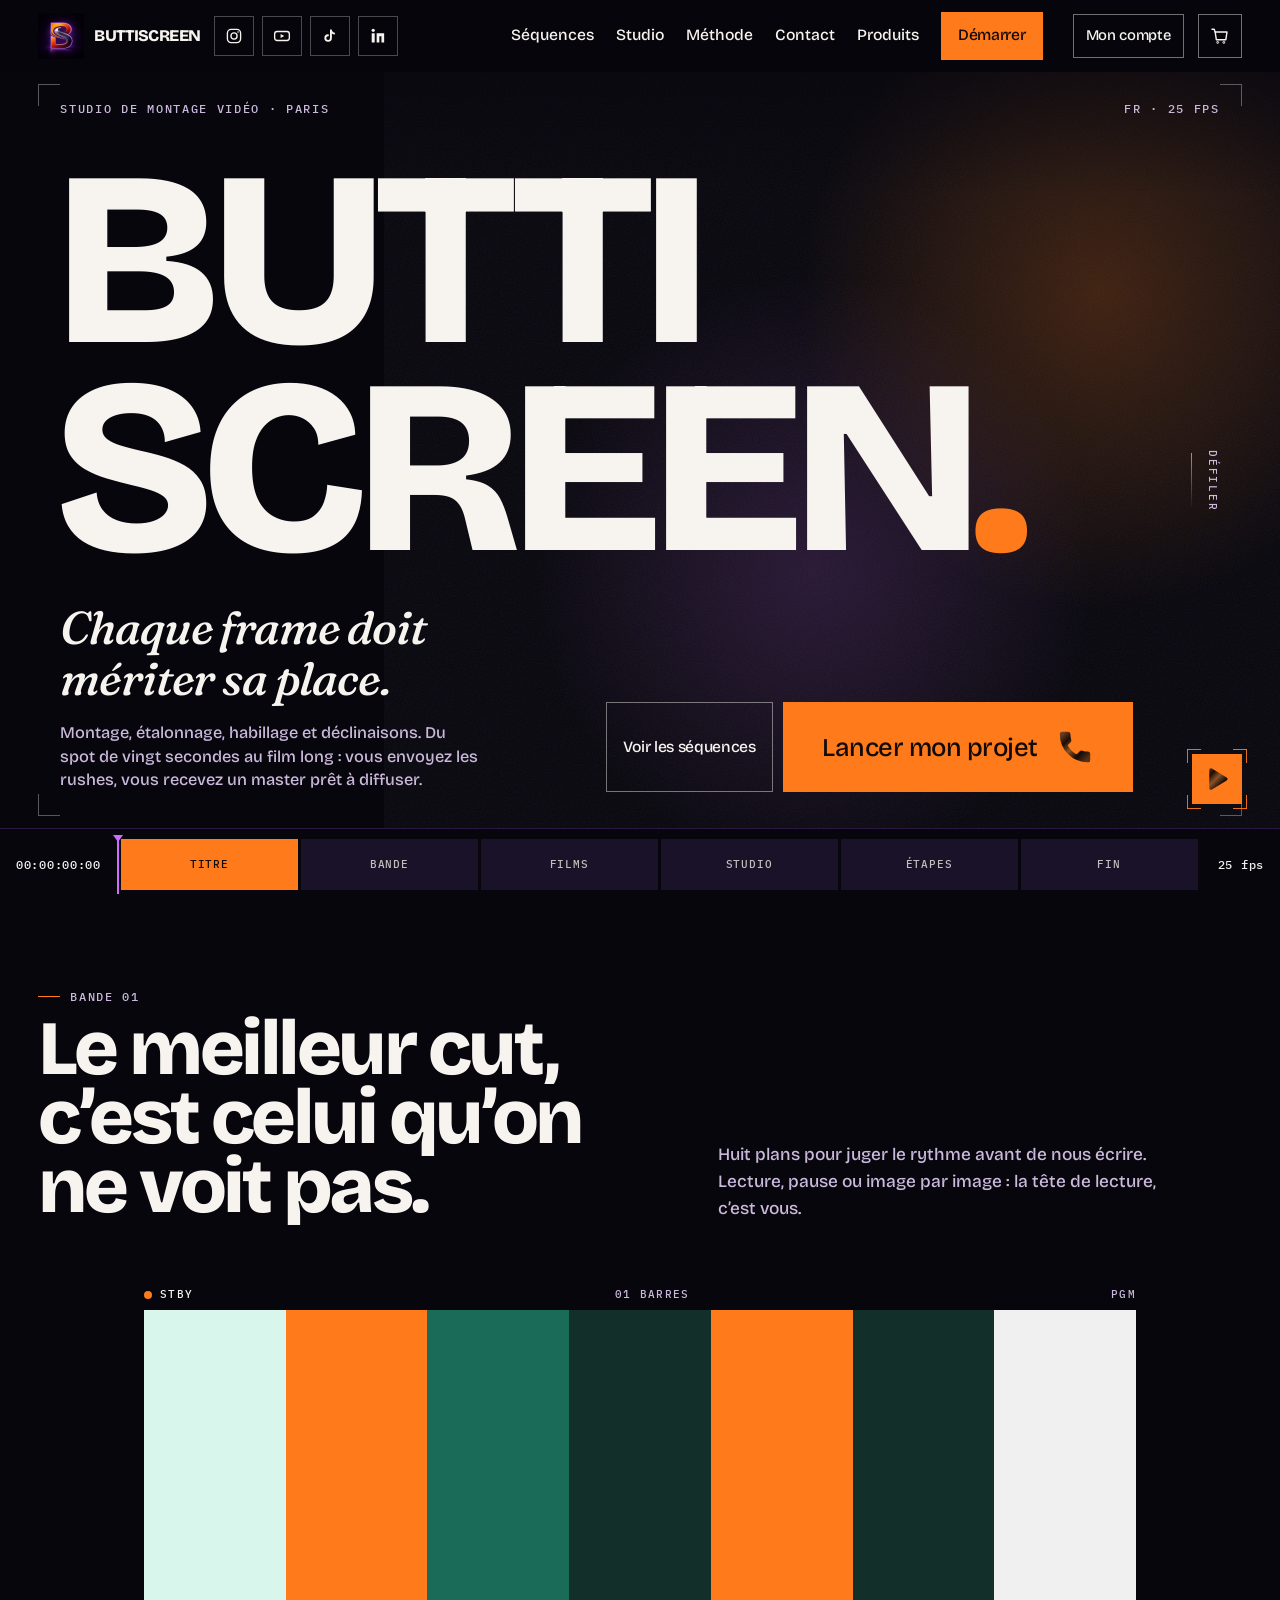
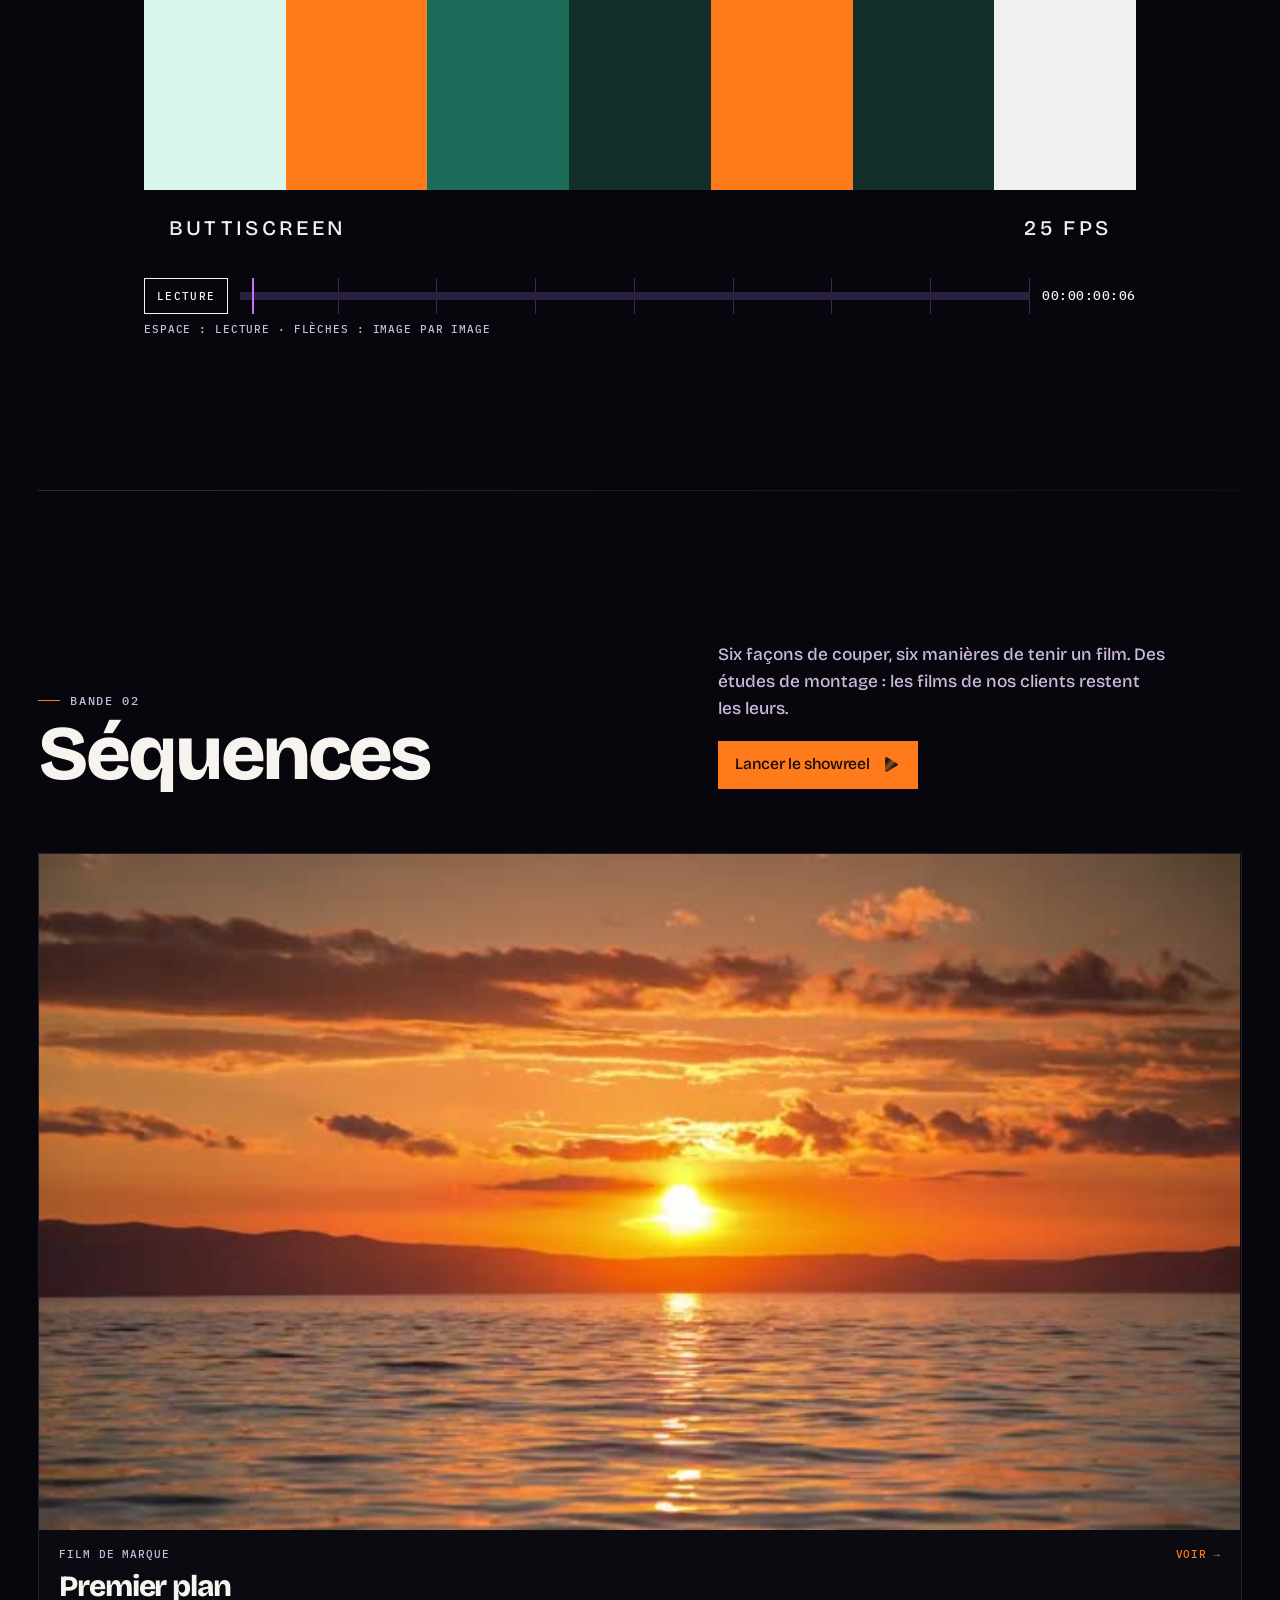
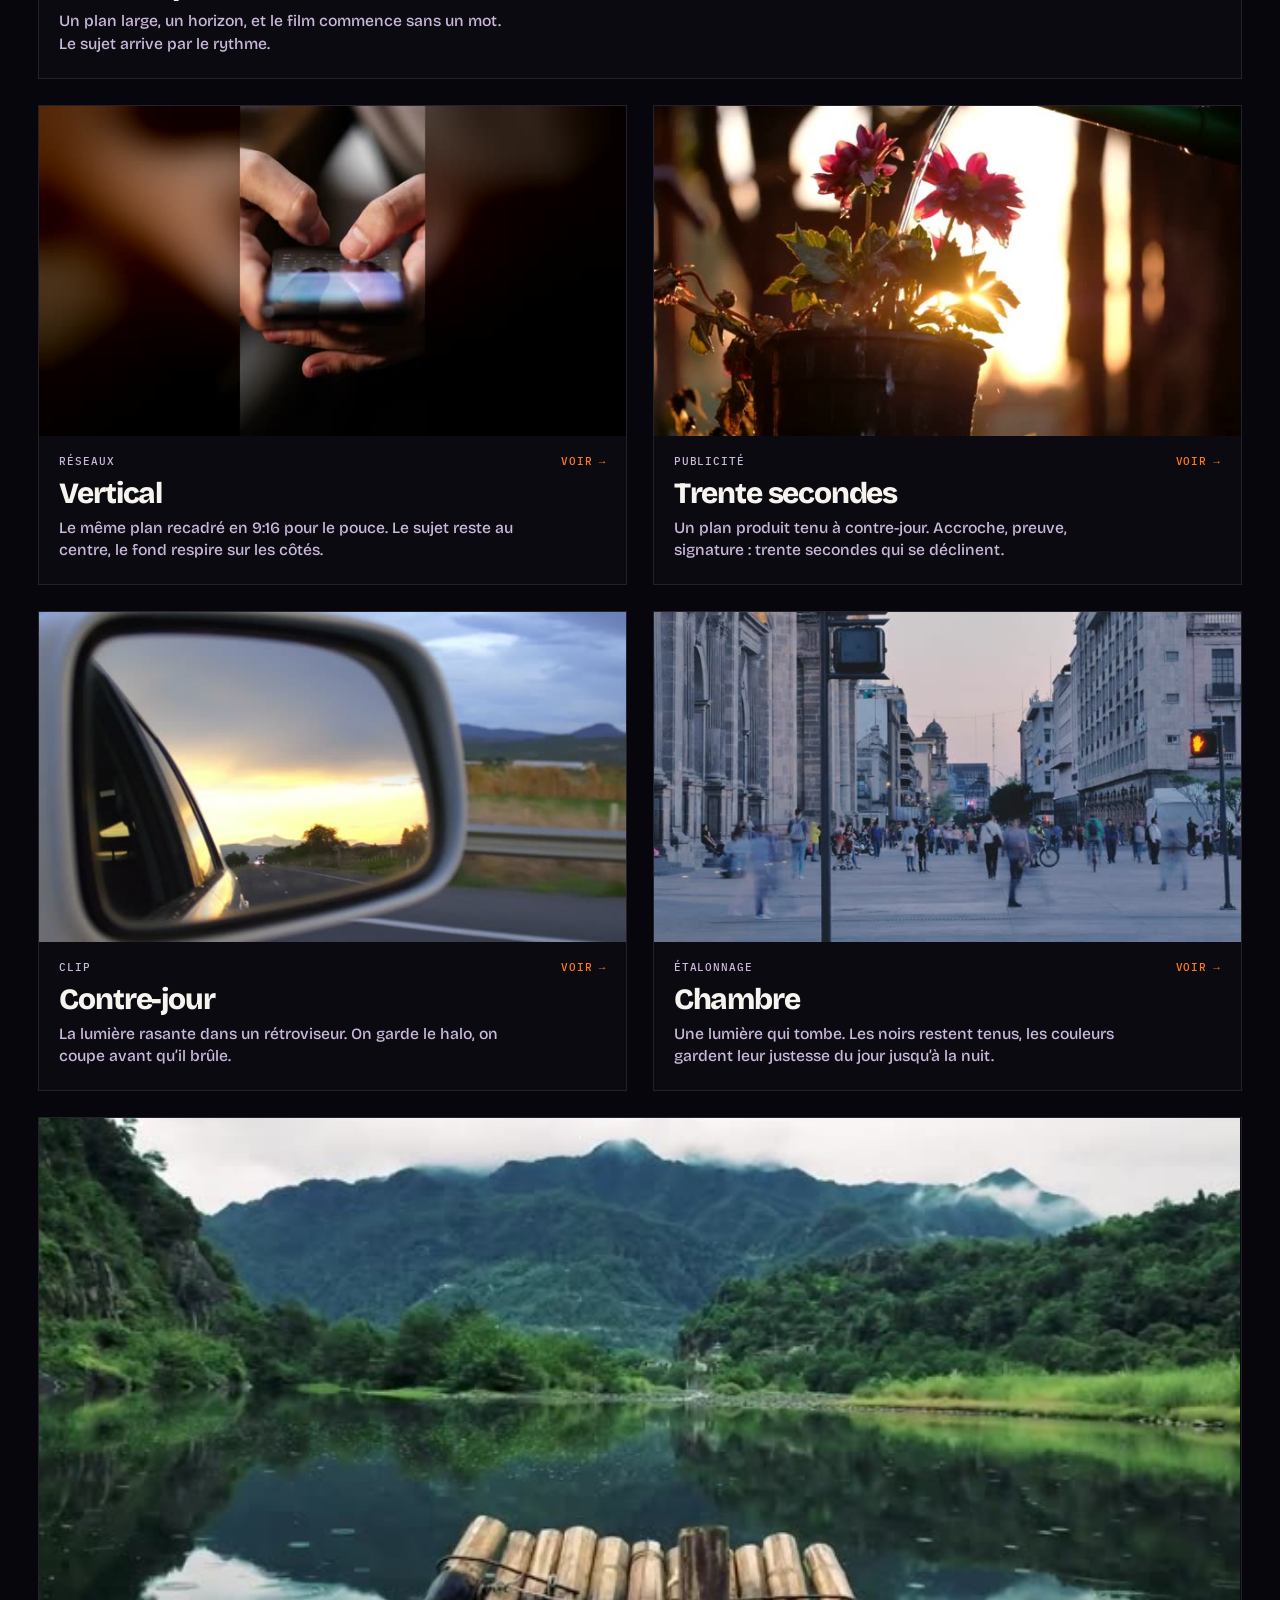
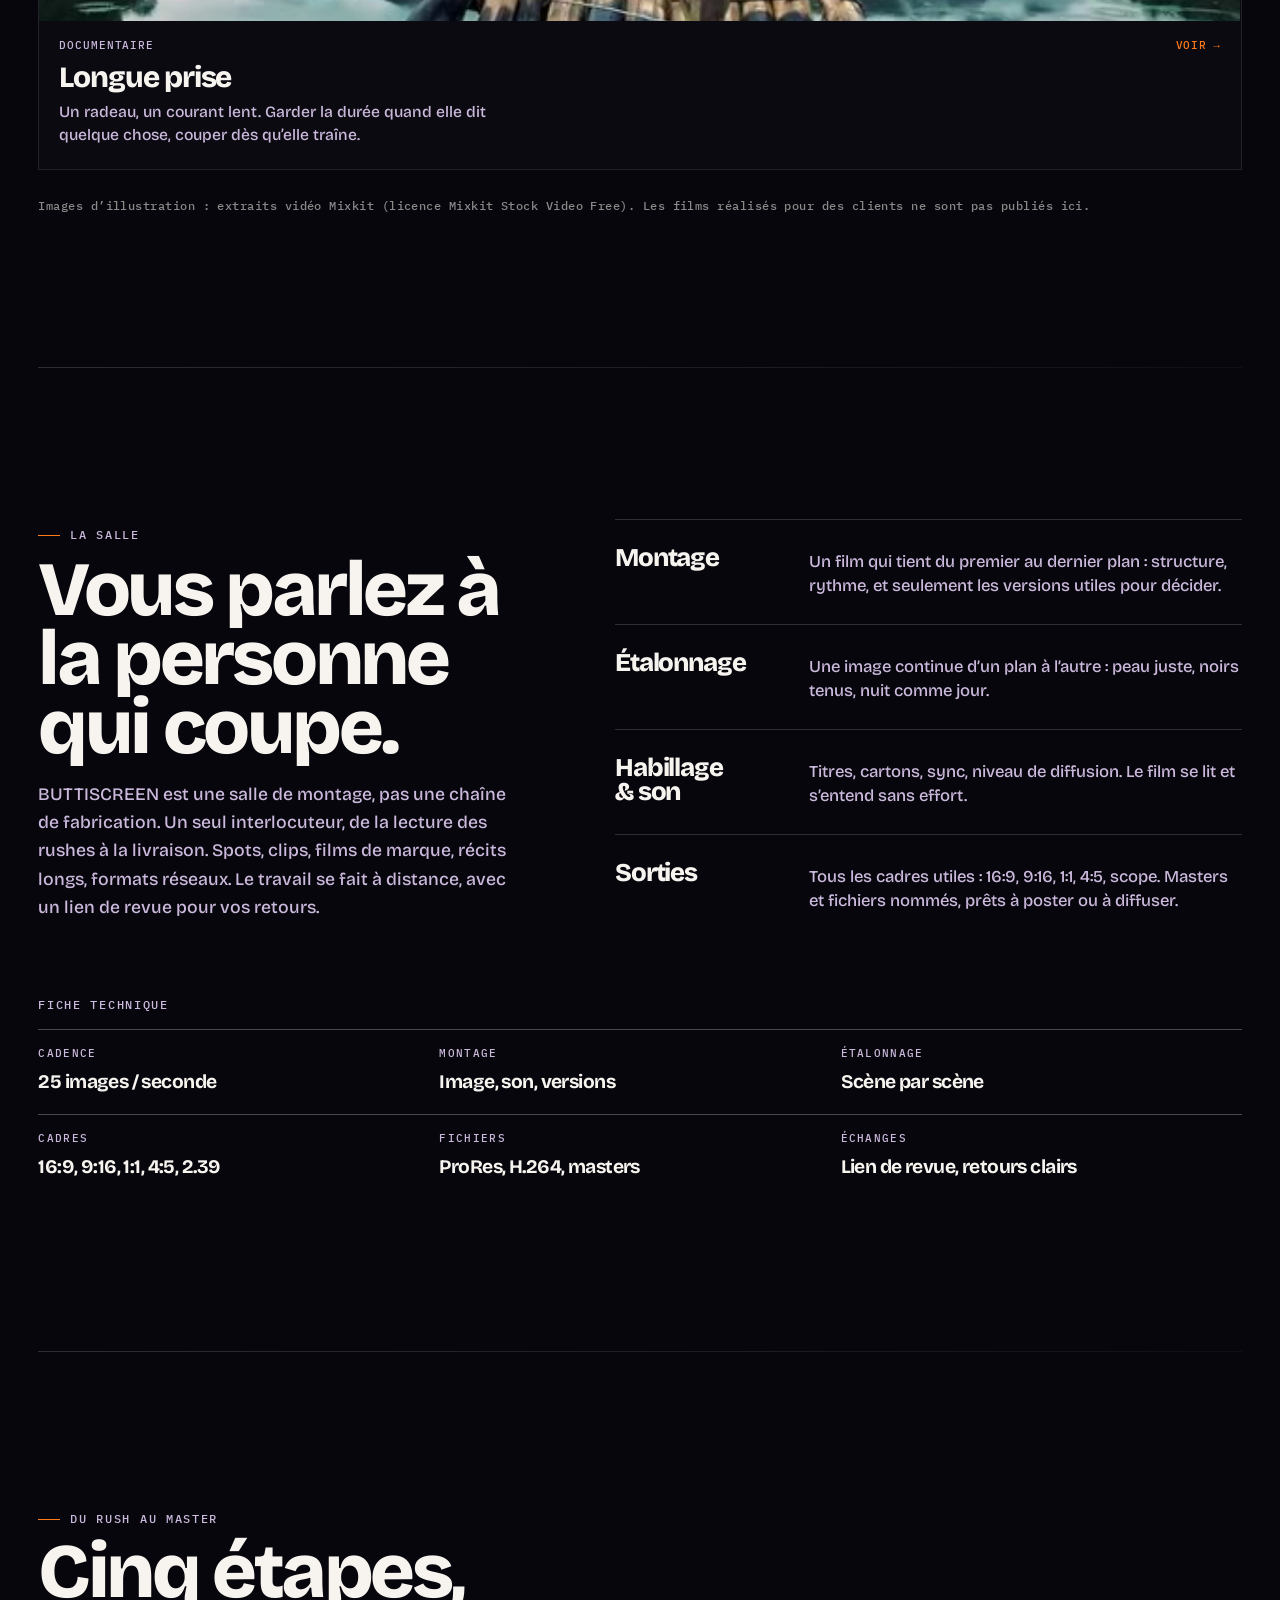
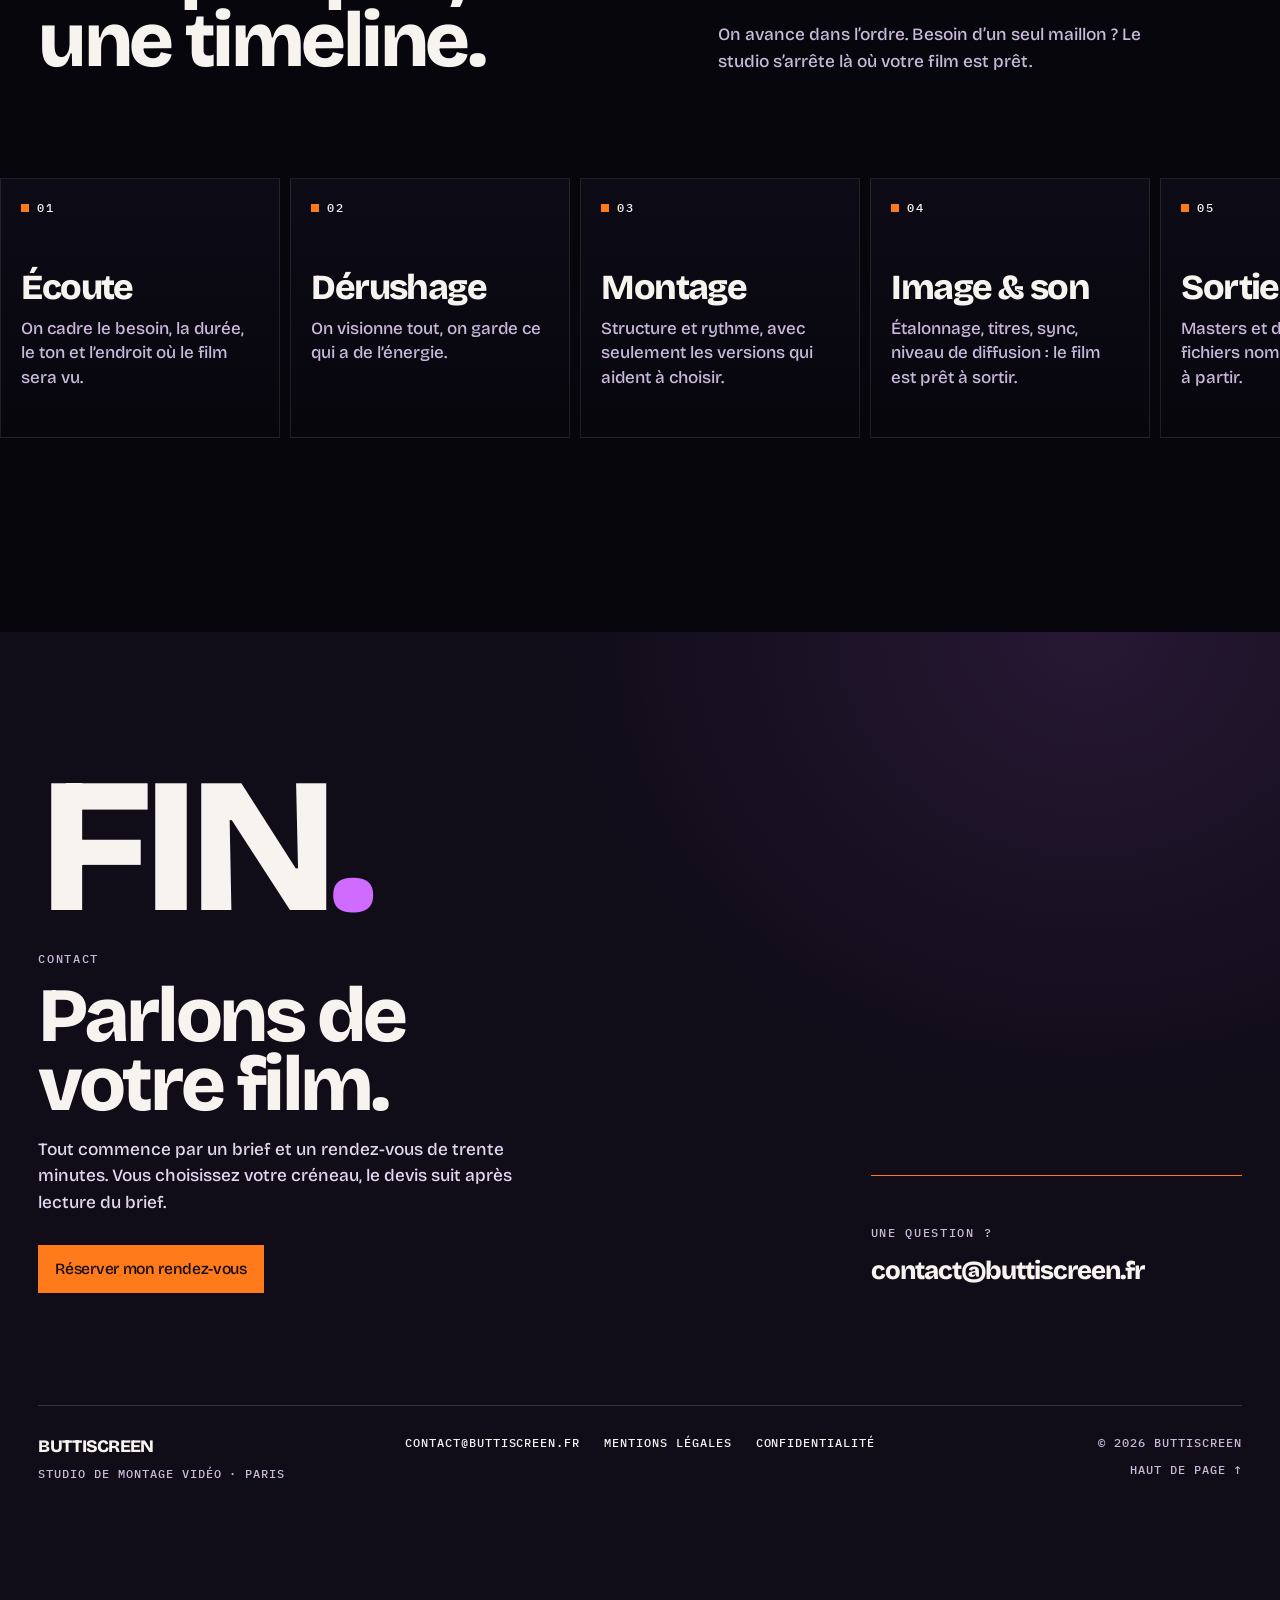
<file: index.html>
<!DOCTYPE html>
<html lang="fr">
  <head>
    <meta charset="utf-8" />
    <meta name="viewport" content="width=device-width, initial-scale=1" />
    <title>BUTTISCREEN — Studio de montage vidéo</title>
    <meta
      name="description"
      content="BUTTISCREEN, studio de montage vidéo à Paris. Spots, clips, films de marque, étalonnage et formats réseaux : un film qui tient, livré prêt à diffuser. Devis écrit après lecture du brief."
    />
    <link rel="canonical" href="https://buttiscreen.fr/" />
    <meta name="theme-color" content="#07060d" />
    <meta property="og:title" content="BUTTISCREEN — Studio de montage vidéo" />
    <meta
      property="og:description"
      content="Studio de montage vidéo à Paris. Un film qui tient, livré prêt à diffuser. Devis écrit après lecture du brief."
    />
    <meta property="og:type" content="website" />
    <meta property="og:url" content="https://buttiscreen.fr/" />
    <meta property="og:locale" content="fr_FR" />
    <meta property="og:image" content="https://buttiscreen.fr/og.png" />
    <meta property="og:image:type" content="image/png" />
    <meta property="og:image:width" content="1200" />
    <meta property="og:image:height" content="630" />
    <meta property="og:image:alt" content="BUTTISCREEN, studio de montage vidéo" />
    <meta name="twitter:card" content="summary_large_image" />
    <meta name="twitter:title" content="BUTTISCREEN — Studio de montage vidéo" />
    <meta name="twitter:description" content="Studio de montage vidéo à Paris. Un film qui tient, livré prêt à diffuser. Devis écrit après lecture du brief." />
    <meta name="twitter:image" content="https://buttiscreen.fr/og.png" />
    <link rel="alternate" hreflang="fr" href="https://buttiscreen.fr/" />
    <link rel="privacy-policy" href="https://buttiscreen.fr/politique.html" />
    <link rel="manifest" href="site.webmanifest" />
    <link rel="icon" href="/favicon.ico" sizes="any" />
    <link rel="icon" href="/icon-32.png" type="image/png" sizes="32x32" />
    <link rel="apple-touch-icon" href="apple-touch-icon.png" />
    <link rel="preload" href="fonts/bricolage-800.woff2" as="font" type="font/woff2" crossorigin />
    <link rel="stylesheet" href="styles.css?v=tel3" />
    <script type="application/ld+json">
      {
        "@context": "https://schema.org",
        "@type": "ProfessionalService",
        "name": "BUTTISCREEN",
        "url": "https://buttiscreen.fr/",
        "email": "contact@buttiscreen.fr",
        "description": "Studio de montage vidéo à Paris. Montage, étalonnage, habillage et déclinaisons, livrés prêts à diffuser.",
        "areaServed": "FR",
        "knowsLanguage": "fr",
        "knowsAbout": ["montage vidéo", "étalonnage", "habillage", "déclinaisons réseaux"]
      }
    </script>
  </head>
  <body class="home">
    <a class="skip" href="#contenu">Aller au contenu</a>
    <header class="header" id="header">
      <div class="wrap header-inner">
        <div class="brand">
          <a class="logo" href="#titre">
            <span class="mark" aria-hidden="true"></span>
            <span class="logo-word">BUTTISCREEN</span>
          </a>
          <nav class="socials" aria-label="Réseaux sociaux">
            <a class="social" href="https://www.instagram.com/buttiscreen" data-network="instagram" target="_blank" rel="noopener noreferrer" aria-label="Instagram">
              <svg viewBox="0 0 24 24" aria-hidden="true">
                <rect x="3.2" y="3.2" width="17.6" height="17.6" rx="5" fill="none" stroke="currentColor" stroke-width="1.8"/>
                <circle cx="12" cy="12" r="4.1" fill="none" stroke="currentColor" stroke-width="1.8"/>
                <circle cx="17.4" cy="6.6" r="1.05" fill="currentColor"/>
              </svg>
            </a>
            <a class="social" href="https://www.youtube.com/@Buttiscreen" data-network="youtube" target="_blank" rel="noopener noreferrer" aria-label="YouTube">
              <svg viewBox="0 0 24 24" aria-hidden="true">
                <rect x="2.2" y="6" width="19.6" height="12" rx="3.2" fill="none" stroke="currentColor" stroke-width="1.8"/>
                <path d="M10.2 9.4v5.2l4.8-2.6z" fill="currentColor"/>
              </svg>
            </a>
            <a class="social" href="https://www.tiktok.com/@buttiscreen" data-network="tiktok" target="_blank" rel="noopener noreferrer" aria-label="TikTok">
              <svg viewBox="0 0 24 24" aria-hidden="true">
                <path fill="currentColor" d="M14.2 3.2c.5 2.4 2 4 4.4 4.5v2.3a6.6 6.6 0 0 1-4.1-1.4v6.2a5 5 0 1 1-5-5c.3 0 .6 0 .8.1v2.5a2.5 2.5 0 1 0 1.7 2.4V3.2h2.2z"/>
              </svg>
            </a>
            <a class="social" href="https://www.linkedin.com/in/tristan-buttighoffer-8a93393a8" data-network="linkedin" target="_blank" rel="noopener noreferrer" aria-label="LinkedIn">
              <svg viewBox="0 0 24 24" aria-hidden="true">
                <circle cx="5.6" cy="4.4" r="2.15" fill="currentColor"/>
                <path fill="currentColor" d="M3.6 8.4h4V20.6h-4zm6.6 0H20.2V20.6H16.6V12.2H13.8V20.6H10.2z"/>
              </svg>
            </a>
          </nav>
        </div>
        <nav class="nav-desktop" aria-label="Sections">
          <a href="#travail">Séquences</a>
          <a href="#studio">Studio</a>
          <a href="#methode">Méthode</a>
          <a href="#contact">Contact</a>
          <a href="produits.html">Produits</a>
        </nav>
        <a class="btn header-cta" href="tunnel.html">Démarrer</a>
        <div class="header-tools">
          <a class="account-link" href="commande.html">Mon compte</a>
          <a class="cart-link" href="panier.html" aria-label="Ma demande">
            <span class="cart-face">
              <svg class="cart-icon" viewBox="0 0 24 24" width="20" height="20" aria-hidden="true">
                <g class="cart-body">
                  <path class="cart-handle" d="M6.2 7.2 5 3.8H2.4" fill="none" stroke="currentColor" stroke-width="1.7" stroke-linecap="round" stroke-linejoin="round"/>
                  <path class="cart-basket" d="M6.2 7.2h14.2l-1.4 9.2H7.6L6.2 7.2z" fill="none" stroke="currentColor" stroke-width="1.7" stroke-linejoin="round"/>
                </g>
                <g class="cart-wheel">
                  <circle cx="9.2" cy="19.7" r="1.15" fill="none" stroke="currentColor" stroke-width="1.15"/>
                  <circle cx="9.55" cy="19.35" r="0.38" fill="currentColor"/>
                </g>
                <g class="cart-wheel">
                  <circle cx="16.6" cy="19.7" r="1.15" fill="none" stroke="currentColor" stroke-width="1.15"/>
                  <circle cx="16.95" cy="19.35" r="0.38" fill="currentColor"/>
                </g>
              </svg>
            </span>
            <span class="cart-count" data-cart-count hidden>0</span>
          </a>
          <button
            class="menu-btn"
            type="button"
            aria-expanded="false"
            aria-controls="menu"
          >
            Menu
          </button>
        </div>
      </div>
    </header>
    <div class="menu" id="menu" hidden>
      <a href="#travail">Séquences</a>
      <a href="#bande">Bande</a>
      <a href="#studio">Studio</a>
      <a href="#methode">Méthode</a>
      <a href="tunnel.html">Démarrer un projet</a>
      <a href="commande.html">Mon compte</a>
      <a class="menu-produits" href="produits.html">Produits</a>
    </div>

    <main id="contenu" tabindex="-1">
      <section class="hero" id="titre" tabindex="-1">
        <div class="hero-aura" aria-hidden="true"></div>
        <div class="hero-frame" aria-hidden="true"><i></i><i></i><i></i><i></i></div>
        <div class="hero-top">
          <p class="kicker">Studio de montage vidéo · Paris</p>
          <p class="kicker">FR · 25 fps</p>
        </div>
        <h1>
          <span class="ln"><span><span class="b-morph"><span class="b-glyph">B</span><span class="b-logo" aria-hidden="true"><i class="b-halo"></i><i class="b-body"></i></span></span>utti</span></span>
          <span class="ln"><span>screen<span class="dot">.</span></span></span>
        </h1>
        <div class="hero-foot">
          <div class="hero-copy">
            <p class="voice">Chaque frame doit mériter sa place.</p>
            <p class="lede">
              Montage, étalonnage, habillage et déclinaisons. Du spot de vingt
              secondes au film long&nbsp;: vous envoyez les rushes, vous recevez
              un master prêt à diffuser.
            </p>
          </div>
          <div class="hero-actions">
            <a class="btn ghost" href="#travail">Voir les séquences</a>
            <a class="btn hero-start" href="tunnel.html">Lancer mon projet <i class="phone-ico" aria-hidden="true"></i></a>
          </div>
        </div>
        <a class="hero-scroll" href="#bande" aria-label="Descendre vers la bande"><span>Défiler</span><i aria-hidden="true"></i></a>
      </section>

      <div class="welcome-dock">
        <button class="welcome-reopen" type="button" id="welcome-reopen" aria-haspopup="dialog" aria-label="Revoir la vidéo de bienvenue de BUTTISCREEN">
          <span class="welcome-reopen-play" aria-hidden="true"><i class="play-ico"></i></span>
        </button>
      </div>

      <section class="section" id="bande" tabindex="-1" aria-labelledby="bande-title">
        <div class="wrap section-head" data-reveal>
          <div>
            <p class="kicker">Bande 01</p>
            <h2 id="bande-title">Le meilleur cut, c’est celui qu’on ne voit pas.</h2>
          </div>
          <p>
            Huit plans pour juger le rythme avant de nous écrire. Lecture, pause
            ou image par image&nbsp;: la tête de lecture, c’est vous.
          </p>
        </div>
        <div class="monitor" data-reveal id="monitor" tabindex="0" aria-label="Moniteur de lecture">
          <div class="monitor-bar">
            <span class="rec-state"><i></i> <span id="rec-label">STBY</span></span>
            <span id="shot-label">01 Barres</span>
            <span>PGM</span>
          </div>
          <div class="screen" id="screen" aria-hidden="true">
            <div class="shot shot-bars is-on" data-label="01 Barres">
              <div class="bars">
                <span style="background: #d8f6ec"></span>
                <span style="background: #ff7a1a"></span>
                <span style="background: #1a6b58"></span>
                <span style="background: #123029"></span>
                <span style="background: #ff7a1a"></span>
                <span style="background: #123029"></span>
                <span style="background: #f0f0f0"></span>
              </div>
              <p class="lower"><span>BUTTISCREEN</span><span>25 FPS</span></p>
            </div>
            <div class="shot shot-cut" data-label="02 Cut">
              <p class="giant">CUT</p>
            </div>
            <div class="shot shot-horizon" data-label="03 Horizon">
              <div class="sky"></div>
              <div class="sun"></div>
              <div class="ground"></div>
            </div>
            <div class="shot shot-tc" data-label="04 Timecode">
              <p class="giant-tc" id="shot-tc">00:00:00:00</p>
            </div>
            <div class="shot shot-rythme" data-label="05 Rythme">
              <p class="giant">RYTHME</p>
            </div>
            <div class="shot shot-vertical" data-label="06 Vertical">
              <div class="pillar"><p>9:16</p></div>
            </div>
            <div class="shot shot-slate" data-label="07 Clap">
              <div class="clapper"></div>
              <div class="slate-body">
                <p>SCÈNE 01</p>
                <p>PLAN 04</p>
                <p>PRISE 02</p>
              </div>
            </div>
            <div class="shot shot-title" data-label="08 Titre">
              <p class="titlecard">BUTTISCREEN</p>
              <p class="titlecard-sub">STUDIO DE MONTAGE</p>
            </div>
          </div>
          <div class="monitor-foot">
            <button class="btn" type="button" id="play" aria-pressed="false">Lecture</button>
            <label class="sr-only" for="scrub">Position dans la bande</label>
            <input class="scrub" id="scrub" type="range" min="0" max="399" value="0" step="1" />
            <span class="tc" id="monitor-tc">00:00:00:00</span>
          </div>
          <p class="monitor-hint">Espace : lecture · flèches : image par image</p>
        </div>
        <noscript>
          <p class="noscript">
            La lecture image par image utilise JavaScript. Le premier plan reste affiché.
          </p>
        </noscript>
      </section>

      <section class="section" id="travail" tabindex="-1" aria-labelledby="travail-title">
        <div class="wrap">
          <div class="section-head" data-reveal>
            <div>
              <p class="kicker">Bande 02</p>
              <h2 id="travail-title">Séquences</h2>
            </div>
            <div>
            <p>
              Six façons de couper, six manières de tenir un film. Des études de
              montage&nbsp;: les films de nos clients restent les leurs.
            </p>
            <button class="btn showreel-open" type="button" id="showreel-open">
              Lancer le showreel <i class="play-ico" aria-hidden="true"></i>
            </button>
            </div>
          </div>
          <div class="work-grid">
            <article class="card card-premier" data-reveal>
              <div class="still" aria-hidden="true">
                <video muted loop playsinline preload="none" disablepictureinpicture tabindex="-1" poster="media/sequences/premier-poster.jpg" src="media/sequences/premier-extrait.mp4" data-full="media/sequences/premier.mp4" data-alt="Coucher de soleil sur la mer" width="480" height="270"></video>
              </div>
              <div class="card-body">
                <p class="meta" id="meta-premier">
                  <span>Film de marque</span><span class="voir">Voir</span>
                </p>
                <h3>
                  <button class="card-open" type="button" aria-describedby="meta-premier copy-premier">
                    Premier plan
                  </button>
                </h3>
                <p class="card-copy" id="copy-premier">
                  Un plan large, un horizon, et le film commence sans un mot. Le sujet arrive par le rythme.
                </p>
              </div>
            </article>

            <article class="card card-vertical" data-reveal>
              <div class="still" aria-hidden="true">
                <video muted loop playsinline preload="none" disablepictureinpicture tabindex="-1" poster="media/sequences/vertical-poster.jpg" src="media/sequences/vertical-extrait.mp4" data-full="media/sequences/vertical.mp4" data-alt="Mains sur un téléphone" width="480" height="270"></video>
              </div>
              <div class="card-body">
                <p class="meta" id="meta-vertical">
                  <span>Réseaux</span><span class="voir">Voir</span>
                </p>
                <h3>
                  <button class="card-open" type="button" aria-describedby="meta-vertical copy-vertical">
                    Vertical
                  </button>
                </h3>
                <p class="card-copy" id="copy-vertical">
                  Le même plan recadré en 9:16 pour le pouce. Le sujet reste au centre, le fond respire sur les côtés.
                </p>
              </div>
            </article>

            <article class="card card-trente" data-reveal>
              <div class="still" aria-hidden="true">
                <video muted loop playsinline preload="none" disablepictureinpicture tabindex="-1" poster="media/sequences/trente-poster.jpg" src="media/sequences/trente-extrait.mp4" data-full="media/sequences/trente.mp4" data-alt="Arrosage d’un pot de fleurs" width="480" height="270"></video>
              </div>
              <div class="card-body">
                <p class="meta" id="meta-trente">
                  <span>Publicité</span><span class="voir">Voir</span>
                </p>
                <h3>
                  <button class="card-open" type="button" aria-describedby="meta-trente copy-trente">
                    Trente secondes
                  </button>
                </h3>
                <p class="card-copy" id="copy-trente">
                  Un plan produit tenu à contre-jour. Accroche, preuve, signature&nbsp;: trente secondes qui se déclinent.
                </p>
              </div>
            </article>

            <article class="card card-contre" data-reveal>
              <div class="still" aria-hidden="true">
                <video muted loop playsinline preload="none" disablepictureinpicture tabindex="-1" poster="media/sequences/contre-poster.jpg" src="media/sequences/contre-extrait.mp4" data-full="media/sequences/contre.mp4" data-alt="Coucher de soleil dans un rétroviseur" width="480" height="270"></video>
              </div>
              <div class="card-body">
                <p class="meta" id="meta-contre">
                  <span>Clip</span><span class="voir">Voir</span>
                </p>
                <h3>
                  <button class="card-open" type="button" aria-describedby="meta-contre copy-contre">
                    Contre-jour
                  </button>
                </h3>
                <p class="card-copy" id="copy-contre">
                  La lumière rasante dans un rétroviseur. On garde le halo, on coupe avant qu’il brûle.
                </p>
              </div>
            </article>

            <article class="card card-chambre" data-reveal>
              <div class="still" aria-hidden="true">
                <video muted loop playsinline preload="none" disablepictureinpicture tabindex="-1" poster="media/sequences/chambre-poster.jpg" src="media/sequences/chambre-extrait.mp4" data-full="media/sequences/chambre.mp4" data-alt="Rue animée au crépuscule" width="480" height="270"></video>
              </div>
              <div class="card-body">
                <p class="meta" id="meta-chambre">
                  <span>Étalonnage</span><span class="voir">Voir</span>
                </p>
                <h3>
                  <button class="card-open" type="button" aria-describedby="meta-chambre copy-chambre">
                    Chambre
                  </button>
                </h3>
                <p class="card-copy" id="copy-chambre">
                  Une lumière qui tombe. Les noirs restent tenus, les couleurs gardent leur justesse du jour jusqu’à la nuit.
                </p>
              </div>
            </article>

            <article class="card card-longue" data-reveal>
              <div class="still" aria-hidden="true">
                <video muted loop playsinline preload="none" disablepictureinpicture tabindex="-1" poster="media/sequences/longue-poster.jpg" src="media/sequences/longue-extrait.mp4" data-full="media/sequences/longue.mp4" data-alt="Radeau sur une rivière" width="480" height="270"></video>
              </div>
              <div class="card-body">
                <p class="meta" id="meta-longue">
                  <span>Documentaire</span><span class="voir">Voir</span>
                </p>
                <h3>
                  <button class="card-open" type="button" aria-describedby="meta-longue copy-longue">
                    Longue prise
                  </button>
                </h3>
                <p class="card-copy" id="copy-longue">
                  Un radeau, un courant lent. Garder la durée quand elle dit quelque chose, couper dès qu’elle traîne.
                </p>
              </div>
            </article>

          </div>
          <p class="work-note" data-reveal>
            Images d’illustration&nbsp;: extraits vidéo Mixkit (licence Mixkit Stock Video Free).
            Les films réalisés pour des clients ne sont pas publiés ici.
          </p>
        </div>
      </section>

      <section class="section" id="studio" tabindex="-1" aria-labelledby="studio-title">
        <div class="wrap studio-grid">
          <div data-reveal>
            <p class="kicker">La salle</p>
            <h2 id="studio-title">Vous parlez à la personne qui coupe.</h2>
            <p class="studio-copy">
              BUTTISCREEN est une salle de montage, pas une chaîne de fabrication.
              Un seul interlocuteur, de la lecture des rushes à la livraison.
              Spots, clips, films de marque, récits longs, formats réseaux.
              Le travail se fait à distance, avec un lien de revue pour vos retours.
            </p>
          </div>
          <div>
            <article class="service" data-reveal>
              <h3>Montage</h3>
              <p>Un film qui tient du premier au dernier plan&nbsp;: structure, rythme, et seulement les versions utiles pour décider.</p>
            </article>
            <article class="service" data-reveal>
              <h3>Étalonnage</h3>
              <p>Une image continue d’un plan à l’autre&nbsp;: peau juste, noirs tenus, nuit comme jour.</p>
            </article>
            <article class="service" data-reveal>
              <h3>Habillage &amp; son</h3>
              <p>Titres, cartons, sync, niveau de diffusion. Le film se lit et s’entend sans effort.</p>
            </article>
            <article class="service" data-reveal>
              <h3>Sorties</h3>
              <p>Tous les cadres utiles&nbsp;: 16:9, 9:16, 1:1, 4:5, scope. Masters et fichiers nommés, prêts à poster ou à diffuser.</p>
            </article>
          </div>
        </div>
        <div class="wrap fiche-block" data-reveal>
          <p class="kicker">Fiche technique</p>
          <dl class="fiche">
            <div>
              <dt>Cadence</dt>
              <dd>25 images / seconde</dd>
            </div>
            <div>
              <dt>Montage</dt>
              <dd>Image, son, versions</dd>
            </div>
            <div>
              <dt>Étalonnage</dt>
              <dd>Scène par scène</dd>
            </div>
            <div>
              <dt>Cadres</dt>
              <dd>16:9, 9:16, 1:1, 4:5, 2.39</dd>
            </div>
            <div>
              <dt>Fichiers</dt>
              <dd>ProRes, H.264, masters</dd>
            </div>
            <div>
              <dt>Échanges</dt>
              <dd>Lien de revue, retours clairs</dd>
            </div>
          </dl>
        </div>
      </section>

      <section class="section" id="methode" tabindex="-1" aria-labelledby="methode-title">
        <div class="wrap">
          <div class="section-head" data-reveal>
            <div>
              <p class="kicker">Du rush au master</p>
              <h2 id="methode-title">Cinq étapes, une timeline.</h2>
            </div>
            <p>On avance dans l’ordre. Besoin d’un seul maillon&nbsp;? Le studio s’arrête là où votre film est prêt.</p>
          </div>
        </div>
        <div class="reel">
          <div class="sprocket" aria-hidden="true"></div>
          <div class="strip">
            <article class="frame" data-reveal>
              <p class="frame-no"><i></i> 01</p>
              <h3>Écoute</h3>
              <p>On cadre le besoin, la durée, le ton et l’endroit où le film sera vu.</p>
            </article>
            <article class="frame" data-reveal>
              <p class="frame-no"><i></i> 02</p>
              <h3>Dérushage</h3>
              <p>On visionne tout, on garde ce qui a de l’énergie.</p>
            </article>
            <article class="frame" data-reveal>
              <p class="frame-no"><i></i> 03</p>
              <h3>Montage</h3>
              <p>Structure et rythme, avec seulement les versions qui aident à choisir.</p>
            </article>
            <article class="frame" data-reveal>
              <p class="frame-no"><i></i> 04</p>
              <h3>Image &amp; son</h3>
              <p>Étalonnage, titres, sync, niveau de diffusion&nbsp;: le film est prêt à sortir.</p>
            </article>
            <article class="frame" data-reveal>
              <p class="frame-no"><i></i> 05</p>
              <h3>Sorties</h3>
              <p>Masters et déclinaisons, fichiers nommés, prêts à partir.</p>
            </article>
          </div>
          <div class="sprocket" aria-hidden="true"></div>
        </div>
      </section>

      <section class="fin" id="contact" tabindex="-1" aria-labelledby="contact-title">
        <div class="wrap">
          <p class="fin-mark" aria-hidden="true">Fin<span class="hot">.</span></p>
          <div class="fin-head" data-reveal>
            <div>
              <p class="kicker">Contact</p>
              <h2 id="contact-title">Parlons de votre film.</h2>
              <p class="lede">
                Tout commence par un brief et un rendez-vous de trente minutes. Vous choisissez votre créneau,
                le devis suit après lecture du brief.
              </p>
              <p class="fin-cta"><a class="btn" href="tunnel.html">Réserver mon rendez-vous</a></p>
            </div>
            <aside class="fin-direct" aria-label="Une question avant de réserver">
              <p class="kicker">Une question&nbsp;?</p>
              <a class="fin-mail" href="mailto:contact@buttiscreen.fr">contact@buttiscreen.fr</a>
            </aside>
          </div>
          <footer class="footer">
            <p class="footer-brand"><strong>BUTTISCREEN</strong><span>Studio de montage vidéo · Paris</span></p>
            <nav class="footer-links" aria-label="Pied de page">
              <a href="mailto:contact@buttiscreen.fr">contact@buttiscreen.fr</a>
              <a href="mentions.html">Mentions légales</a>
              <a href="politique.html">Confidentialité</a>
            </nav>
            <p class="footer-copy">© 2026 BUTTISCREEN <a class="footer-top" href="#titre">Haut de page ↑</a></p>
          </footer>
        </div>
      </section>
    </main>

    <nav class="nle" aria-label="Timeline">
      <div class="nle-tc" id="page-tc">00:00:00:00</div>
      <div class="nle-track" id="nle-track">
        <a class="clip" href="#titre">Titre</a>
        <a class="clip" href="#bande">Bande</a>
        <a class="clip" href="#travail">Films</a>
        <a class="clip" href="#studio">Studio</a>
        <a class="clip" href="#methode">Étapes</a>
        <a class="clip" href="#contact">Fin</a>
        <div class="playhead" id="playhead"></div>
      </div>
      <div class="nle-fps">25 fps</div>
    </nav>

    <dialog id="viewer" aria-labelledby="viewer-title">
      <div class="viewer">
        <div class="viewer-bar">
          <p class="kicker" id="viewer-count">01 / 06</p>
          <div class="viewer-nav">
            <button class="btn" type="button" id="viewer-prev">Précédent</button>
            <button class="btn" type="button" id="viewer-next">Suivant</button>
            <button class="btn" type="button" id="viewer-close">Fermer</button>
          </div>
        </div>
        <div class="viewer-still" id="viewer-still"></div>
        <div class="viewer-copy">
          <p class="kicker" id="viewer-meta"></p>
          <h2 id="viewer-title"></h2>
          <p id="viewer-text"></p>
        </div>
      </div>
    </dialog>
    <dialog id="showreel" aria-labelledby="showreel-title">
      <div class="viewer">
        <div class="viewer-bar">
          <p class="kicker" id="showreel-title">Showreel · 00:24</p>
          <div class="viewer-nav">
            <button class="btn" type="button" id="showreel-close">Fermer</button>
          </div>
        </div>
        <div class="viewer-still" id="showreel-still"></div>
        <div class="viewer-copy">
          <p>
            Six plans, un seul rythme. Images d’illustration&nbsp;: extraits vidéo Mixkit.
            Musique&nbsp;: «&nbsp;Serene View&nbsp;», Arulo, Mixkit.
          </p>
        </div>
      </div>
    </dialog>
    <dialog id="welcome" class="welcome" tabindex="-1" autofocus aria-label="Vidéo de bienvenue BUTTISCREEN">
      <video id="welcome-video" data-start="1.5" playsinline preload="none" disablepictureinpicture poster="media/sequences/showreel-poster.jpg" aria-label="Showreel BUTTISCREEN"></video>
      <button class="welcome-play" type="button" id="welcome-play" aria-label="Lancer la vidéo">
        <i class="play-ico" aria-hidden="true"></i>
      </button>
      <button class="welcome-x" type="button" id="welcome-x" aria-label="Fermer la vidéo de bienvenue">
        <svg viewBox="0 0 24 24" aria-hidden="true"><path d="M5 5l14 14M19 5L5 19" fill="none" stroke="currentColor" stroke-width="2" stroke-linecap="square"/></svg>
      </button>
    </dialog>
    <script src="boutique.js"></script>
    <script src="brief-memo.js?v=brief1"></script>
    <script src="main.js?v=rdv1"></script>
  </body>
</html>
</file>
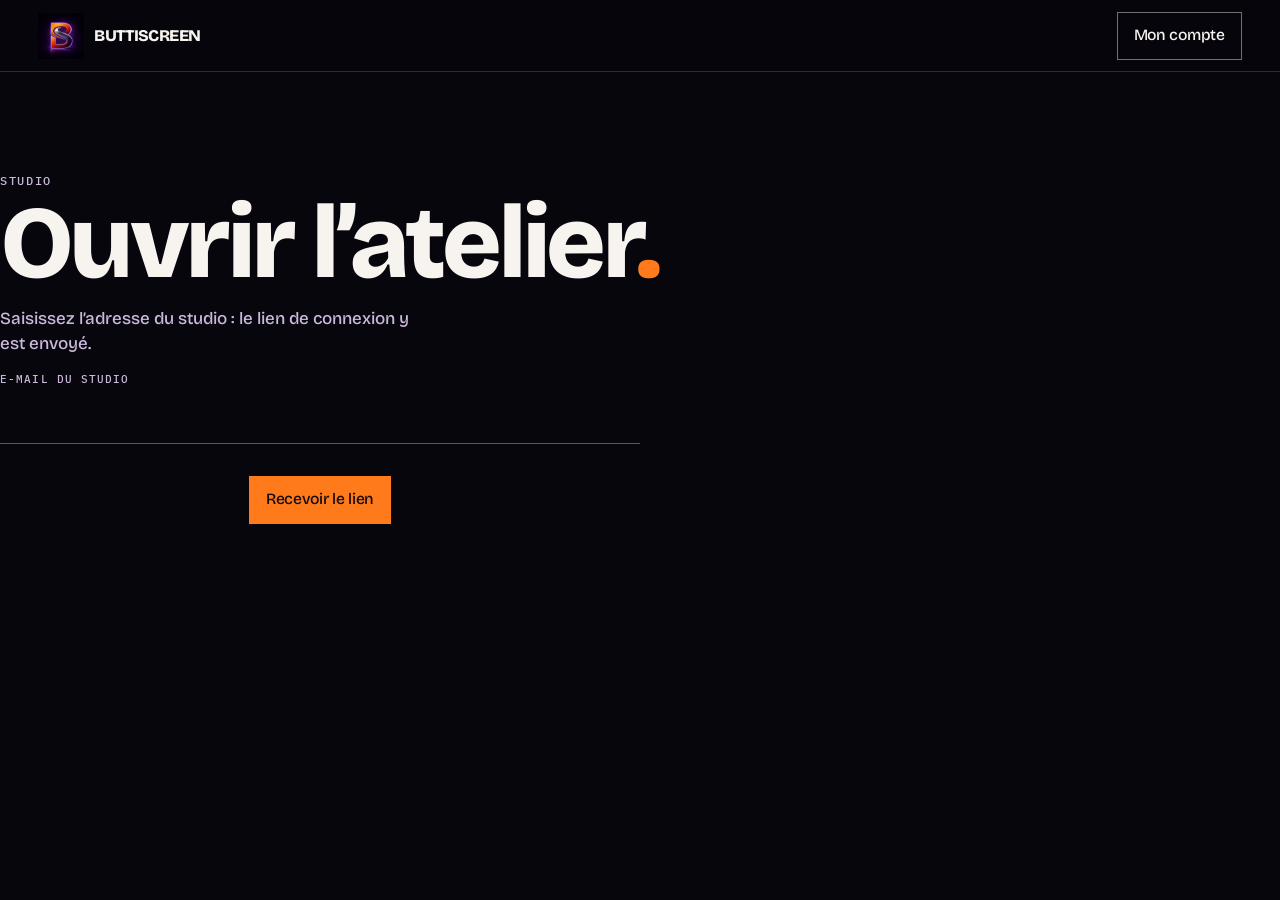
<file: atelier.html>
<!DOCTYPE html>
<html lang="fr">
  <head>
    <meta charset="utf-8" />
    <meta name="viewport" content="width=device-width, initial-scale=1" />
    <title>Atelier — BUTTISCREEN</title>
    <meta name="robots" content="noindex" />
    <meta name="theme-color" content="#07060d" />
    <link rel="icon" href="/favicon.ico" sizes="any" />
    <link rel="icon" href="/icon-32.png" type="image/png" sizes="32x32" />
    <link rel="apple-touch-icon" href="apple-touch-icon.png" />
    <link rel="stylesheet" href="styles.css?v=fact1" />
  </head>
  <body>
    <a class="skip" href="#contenu">Aller au contenu</a>
    <header class="header is-scrolled">
      <div class="wrap header-inner">
        <div class="brand">
          <a class="logo" href="index.html">
            <span class="mark" aria-hidden="true"></span>
            <span>BUTTISCREEN</span>
          </a>
        </div>
        <a class="btn ghost header-cta" href="commande.html">Mon compte</a>
      </div>
    </header>

    <main id="contenu" class="wrap order" tabindex="-1">
      <section id="atelier-gate">
        <p class="kicker">Studio</p>
        <h1 class="order-title" id="gate-title">Ouvrir l’atelier<span class="dot">.</span></h1>
        <p class="order-lede" id="gate-copy">Saisissez l’adresse du studio : le lien de connexion y est envoyé.</p>
        <form class="brief order-form" id="atelier-gate-form">
          <label class="field full">
            <span>E-mail du studio</span>
            <input name="email" type="email" autocomplete="username" inputmode="email" required />
          </label>
          <p class="field-error full" id="atelier-gate-error" hidden></p>
          <p class="fine full" id="atelier-gate-status" role="status"></p>
          <div class="field full form-actions">
            <button class="btn" type="submit">Recevoir le lien</button>
          </div>
        </form>
      </section>

      <section id="atelier-desk" hidden>
        <p class="kicker">Studio</p>
        <h1 class="order-title">Atelier<span class="dot">.</span></h1>
        <p class="order-lede">
          Déposez ici l’état, le délai et la facture. Le client les voit dans Mon compte, sur tous ses appareils. Chaque facture déposée est conservée dans l’historique ci-dessous.
        </p>
        <div id="atelier-list" class="atelier-list" aria-label="Commandes"></div>
        <form class="brief order-form" id="atelier-form">
          <label class="field">
            <span>E-mail du client</span>
            <input name="email" type="email" autocomplete="off" required />
          </label>
          <label class="field">
            <span>Titre du projet</span>
            <input name="titre" type="text" />
          </label>
          <label class="field">
            <span>État de production</span>
            <select name="etat" required></select>
          </label>
          <label class="field">
            <span>Délai de livraison</span>
            <input name="delai" type="date" />
          </label>
          <label class="field full">
            <span>Facture PDF</span>
            <input name="facture" type="file" accept="application/pdf,.pdf" />
          </label>
          <label class="check full">
            <input name="notifier" type="checkbox" checked />
            <span>Prévenir le client par e-mail quand je dépose une facture</span>
          </label>
          <p class="field-error full" id="atelier-error" hidden></p>
          <p class="fine full" id="atelier-saved" hidden></p>
          <div class="field full form-actions">
            <button class="btn" type="submit">Enregistrer le suivi</button>
          </div>
        </form>

        <details class="factures" id="factures">
          <summary id="factures-summary">Factures envoyées</summary>
          <div class="factures-body">
            <label class="sr-only" for="factures-search">Rechercher une facture</label>
            <input class="factures-search" id="factures-search" type="search" placeholder="Rechercher un client, un projet, un fichier" autocomplete="off" />
            <div class="factures-scroll" id="factures-scroll" tabindex="0" role="region" aria-label="Liste des factures envoyées">
              <ol class="factures-list" id="factures-list"></ol>
            </div>
            <p class="fine" id="factures-empty" hidden></p>
            <button class="btn ghost" type="button" id="factures-more" hidden>Voir plus</button>
          </div>
        </details>
      </section>
    </main>
    <script src="auth-client.js?v=fact1"></script>
    <script src="commande-store.js?v=phb3"></script>
    <script src="atelier.js?v=fact1"></script>
  </body>
</html>
</file>
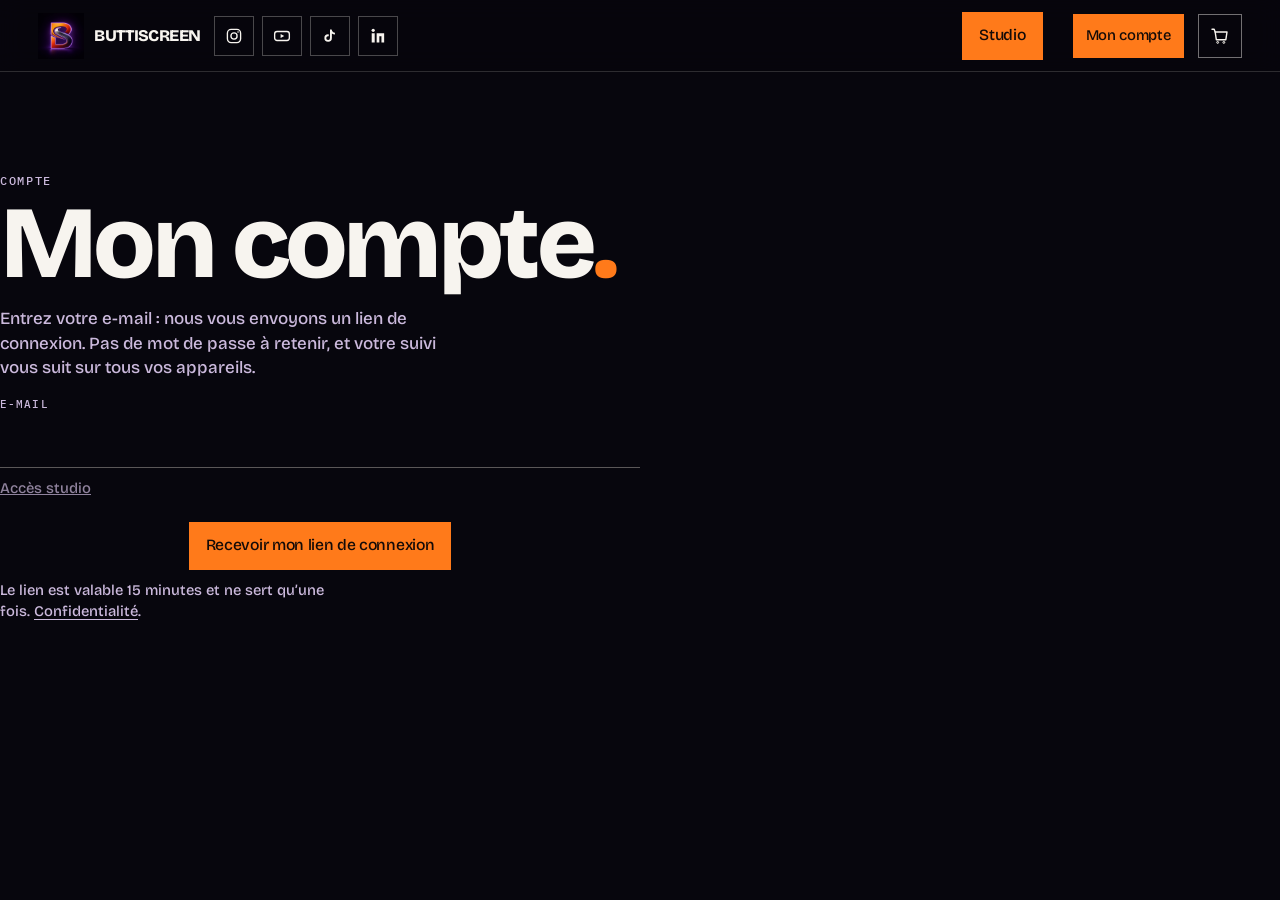
<file: commande.html>
<!DOCTYPE html>
<html lang="fr">
  <head>
    <meta charset="utf-8" />
    <meta name="viewport" content="width=device-width, initial-scale=1" />
    <title>Mon compte — BUTTISCREEN</title>
    <meta
      name="description"
      content="Compte BUTTISCREEN. Connexion, suivi de commande, délai de livraison et facture."
    />
    <meta name="robots" content="noindex" />
    <link rel="canonical" href="https://buttiscreen.fr/commande.html" />
    <meta name="theme-color" content="#07060d" />
    <link rel="icon" href="/favicon.ico" sizes="any" />
    <link rel="icon" href="/icon-32.png" type="image/png" sizes="32x32" />
    <link rel="apple-touch-icon" href="apple-touch-icon.png" />
    <link rel="stylesheet" href="styles.css?v=boutique2" />
  </head>
  <body>
    <a class="skip" href="#contenu">Aller au contenu</a>
    <header class="header is-scrolled" id="header">
      <div class="wrap header-inner">
        <div class="brand">
          <a class="logo" href="index.html">
            <span class="mark" aria-hidden="true"></span>
            <span class="logo-word">BUTTISCREEN</span>
          </a>
          <nav class="socials" aria-label="Réseaux sociaux">
            <a class="social" href="https://www.instagram.com/buttiscreen" target="_blank" rel="noopener noreferrer" aria-label="Instagram">
              <svg viewBox="0 0 24 24" aria-hidden="true"><rect x="3.2" y="3.2" width="17.6" height="17.6" rx="5" fill="none" stroke="currentColor" stroke-width="1.8"/><circle cx="12" cy="12" r="4.1" fill="none" stroke="currentColor" stroke-width="1.8"/><circle cx="17.4" cy="6.6" r="1.05" fill="currentColor"/></svg>
            </a>
            <a class="social" href="https://www.youtube.com/@Buttiscreen" target="_blank" rel="noopener noreferrer" aria-label="YouTube">
              <svg viewBox="0 0 24 24" aria-hidden="true"><rect x="2.2" y="6" width="19.6" height="12" rx="3.2" fill="none" stroke="currentColor" stroke-width="1.8"/><path d="M10.2 9.4v5.2l4.8-2.6z" fill="currentColor"/></svg>
            </a>
            <a class="social" href="https://www.tiktok.com/@buttiscreen" target="_blank" rel="noopener noreferrer" aria-label="TikTok">
              <svg viewBox="0 0 24 24" aria-hidden="true"><path fill="currentColor" d="M14.2 3.2c.5 2.4 2 4 4.4 4.5v2.3a6.6 6.6 0 0 1-4.1-1.4v6.2a5 5 0 1 1-5-5c.3 0 .6 0 .8.1v2.5a2.5 2.5 0 1 0 1.7 2.4V3.2h2.2z"/></svg>
            </a>
            <a class="social" href="https://www.linkedin.com/in/tristan-buttighoffer-8a93393a8" target="_blank" rel="noopener noreferrer" aria-label="LinkedIn">
              <svg viewBox="0 0 24 24" aria-hidden="true"><circle cx="5.6" cy="4.4" r="2.15" fill="currentColor"/><path fill="currentColor" d="M3.6 8.4h4V20.6h-4zm6.6 0H20.2V20.6H16.6V12.2H13.8V20.6H10.2z"/></svg>
            </a>
          </nav>
        </div>
        <a class="btn header-cta" href="index.html">Studio</a>
        <div class="header-tools">
          <a class="account-link" href="commande.html" aria-current="page">Mon compte</a>
          <a class="cart-link" href="panier.html" aria-label="Ma demande">
            <span class="cart-face">
              <svg class="cart-icon" viewBox="0 0 24 24" width="20" height="20" aria-hidden="true">
                <g class="cart-body">
                  <path class="cart-handle" d="M6.2 7.2 5 3.8H2.4" fill="none" stroke="currentColor" stroke-width="1.7" stroke-linecap="round" stroke-linejoin="round"/>
                  <path class="cart-basket" d="M6.2 7.2h14.2l-1.4 9.2H7.6L6.2 7.2z" fill="none" stroke="currentColor" stroke-width="1.7" stroke-linejoin="round"/>
                </g>
                <g class="cart-wheel">
                  <circle cx="9.2" cy="19.7" r="1.15" fill="none" stroke="currentColor" stroke-width="1.15"/>
                  <circle cx="9.55" cy="19.35" r="0.38" fill="currentColor"/>
                </g>
                <g class="cart-wheel">
                  <circle cx="16.6" cy="19.7" r="1.15" fill="none" stroke="currentColor" stroke-width="1.15"/>
                  <circle cx="16.95" cy="19.35" r="0.38" fill="currentColor"/>
                </g>
              </svg>
            </span>
            <span class="cart-count" data-cart-count hidden>0</span>
          </a>
          <button class="menu-btn" type="button" aria-expanded="false" aria-controls="menu">Menu</button>
        </div>
      </div>
    </header>
    <div class="menu" id="menu" hidden>
      <a href="index.html">Studio</a>
      <a href="index.html#travail">Séquences</a>
      <a href="index.html#contact">Contact</a>
      <a href="commande.html">Mon compte</a>
      <a class="menu-produits" href="produits.html" target="_blank" rel="noopener noreferrer">Produits</a>
    </div>

    <main id="contenu" class="wrap order" tabindex="-1">
      <p class="kicker">Compte</p>
      <h1 class="order-title" id="order-title" tabindex="-1">Mon compte<span class="dot">.</span></h1>

      <article class="brief-card" id="brief-card" hidden aria-labelledby="brief-card-title">
        <p class="kicker">Votre brief</p>
        <h2 class="brief-card-title" id="brief-card-title"></h2>
        <dl class="order-facts brief-facts" id="brief-facts"></dl>
        <p class="brief-message" id="brief-message"></p>
        <p class="fine" id="brief-note"></p>
        <button class="btn ghost" type="button" id="brief-request" hidden>Recevoir le lien par e-mail</button>
        <p class="fine" id="brief-status" role="status"></p>
      </article>

      <section id="auth">
        <p class="order-lede">
          Entrez votre e-mail&nbsp;: nous vous envoyons un lien de connexion. Pas de mot de passe à retenir, et votre suivi vous suit sur tous vos appareils.
        </p>
        <form class="brief order-form" id="compte" novalidate>
          <label class="field full">
            <span>E-mail</span>
            <input name="email" type="email" autocomplete="username" inputmode="email" required />
          </label>
          <label class="field full" id="studio-field" hidden>
            <span>Mot de passe studio</span>
            <input name="motdepasse" type="password" autocomplete="current-password" />
          </label>
          <p class="fine full"><button class="link-btn" type="button" id="studio-toggle">Accès studio</button></p>
          <p class="field-error full" id="compte-error" hidden></p>
          <div class="field full form-actions">
            <button class="btn" id="compte-submit" type="submit">Recevoir mon lien de connexion</button>
          </div>
          <p class="fine full" id="compte-status" role="status">
            Le lien est valable 15&nbsp;minutes et ne sert qu’une fois.
            <a href="politique.html">Confidentialité</a>.
          </p>
        </form>
        <p class="sr-only" role="status" id="compte-live"></p>
      </section>

      <section id="board" hidden tabindex="-1" aria-labelledby="board-title">
        <p class="kicker" id="board-email"></p>
        <article class="order-slip" id="order-slip" hidden>
          <p class="kicker">Référence</p>
          <p class="order-ref" id="order-ref"></p>
          <ul class="order-lines" id="order-lines"></ul>
          <dl class="order-facts" id="order-facts"></dl>
        </article>
        <div class="rush-box" id="rush-box" hidden>
          <p class="kicker">Rushes</p>
          <label class="rush-drop" id="rush-drop">
            <input id="rush-files" type="file" multiple accept="video/*,audio/*,image/*,.mxf,.mov,.mp4,.m4v,.wav,.aif,.aiff,.r3d,.braw" />
            <span class="rush-title">Déposez vos rushes</span>
            <span class="fine">ou cliquez pour les choisir. Chaque fichier est nommé, puis envoyé.</span>
          </label>
          <button class="btn ghost" type="button" id="rush-library">Mes fichiers</button>
          <p class="fine" id="rush-note" role="status"></p>
          <ul class="rush-list" id="rush-list"></ul>
        </div>
        <p class="account-actions">
          <button class="btn ghost" type="button" id="chat-open">Conversation</button>
        </p>
        <div class="order-grid">
          <div>
            <h2 id="board-title" tabindex="-1">Votre projet</h2>
            <p class="kicker order-kicker">État de production</p>
            <ol class="status-rail" id="status-rail" aria-label="État de production"></ol>
          </div>
          <aside class="order-side">
            <p class="kicker">Délai de livraison</p>
            <p class="order-delay" id="board-delay">À confirmer</p>
            <a class="btn is-wait" id="pay" aria-disabled="true">Payer le devis</a>
            <p class="fine" id="pay-note">Le lien Stripe s’active quand le devis est prêt.</p>
            <button class="btn" type="button" id="final-pay" hidden>Paiement</button>
            <button class="btn" type="button" id="invoice" disabled>Télécharger ma facture</button>
            <p class="fine" id="invoice-note">La facture sera déposée ici par le studio.</p>
          </aside>
        </div>
        <div class="order-session">
          <button type="button" id="logout">Fermer la session</button>
          <a href="index.html">Retour au studio</a>
          <button type="button" id="gestion-open" hidden>Espace gestion</button>
        </div>
      </section>
    </main>
    <script src="boutique.js?v=boutique2"></script>
    <script src="conversation.js?v=conversation"></script>
    <script src="commande-store.js?v=phb3"></script>
    <dialog id="final-pay-dialog" aria-labelledby="final-pay-title">
      <div class="file-pop">
        <div class="file-pop-bar">
          <h2 id="final-pay-title">Paiement</h2>
          <button class="btn ghost" type="button" id="final-pay-close">Fermer</button>
        </div>
        <p class="kicker">Récapitulatif</p>
        <ul class="order-lines" id="final-pay-lines"></ul>
        <p class="final-pay-amount" id="final-pay-amount"></p>
        <a class="btn" id="final-pay-go" hidden>Payer</a>
        <p class="fine" id="final-pay-wait" hidden>Le lien Stripe s’active quand le tarif est prêt.</p>
      </div>
    </dialog>
    <dialog id="chat-dialog" aria-labelledby="chat-title">
      <div class="file-pop chat-pop">
        <div class="file-pop-bar">
          <h2 id="chat-title">Conversation</h2>
          <button class="btn ghost" type="button" id="chat-close">Fermer</button>
        </div>
        <p class="fine" id="chat-empty" hidden>Aucun message.</p>
        <ol class="chat-log" id="chat-log"></ol>
        <form class="chat-form" id="chat-form">
          <label class="sr-only" for="chat-text">Message</label>
          <textarea id="chat-text" name="texte" rows="3" maxlength="2000" required placeholder="Écrire un message"></textarea>
          <button class="btn" type="submit">Envoyer</button>
        </form>
        <p class="fine" id="chat-status" role="status"></p>
      </div>
    </dialog>
    <dialog id="rush-library-dialog" aria-labelledby="rush-library-title">
      <div class="file-pop">
        <div class="file-pop-bar">
          <h2 id="rush-library-title">Mes fichiers</h2>
          <button class="btn ghost" type="button" id="rush-library-close">Fermer</button>
        </div>
        <p class="fine" id="rush-library-empty" hidden>Aucun fichier déposé.</p>
        <ul class="rush-library" id="rush-library-list"></ul>
      </div>
    </dialog>
    <script src="auth-client.js?v=phb3"></script>
    <script src="brief-memo.js?v=brief1"></script>
    <script src="commande.js?v=phb7"></script>
  </body>
</html>
</file>
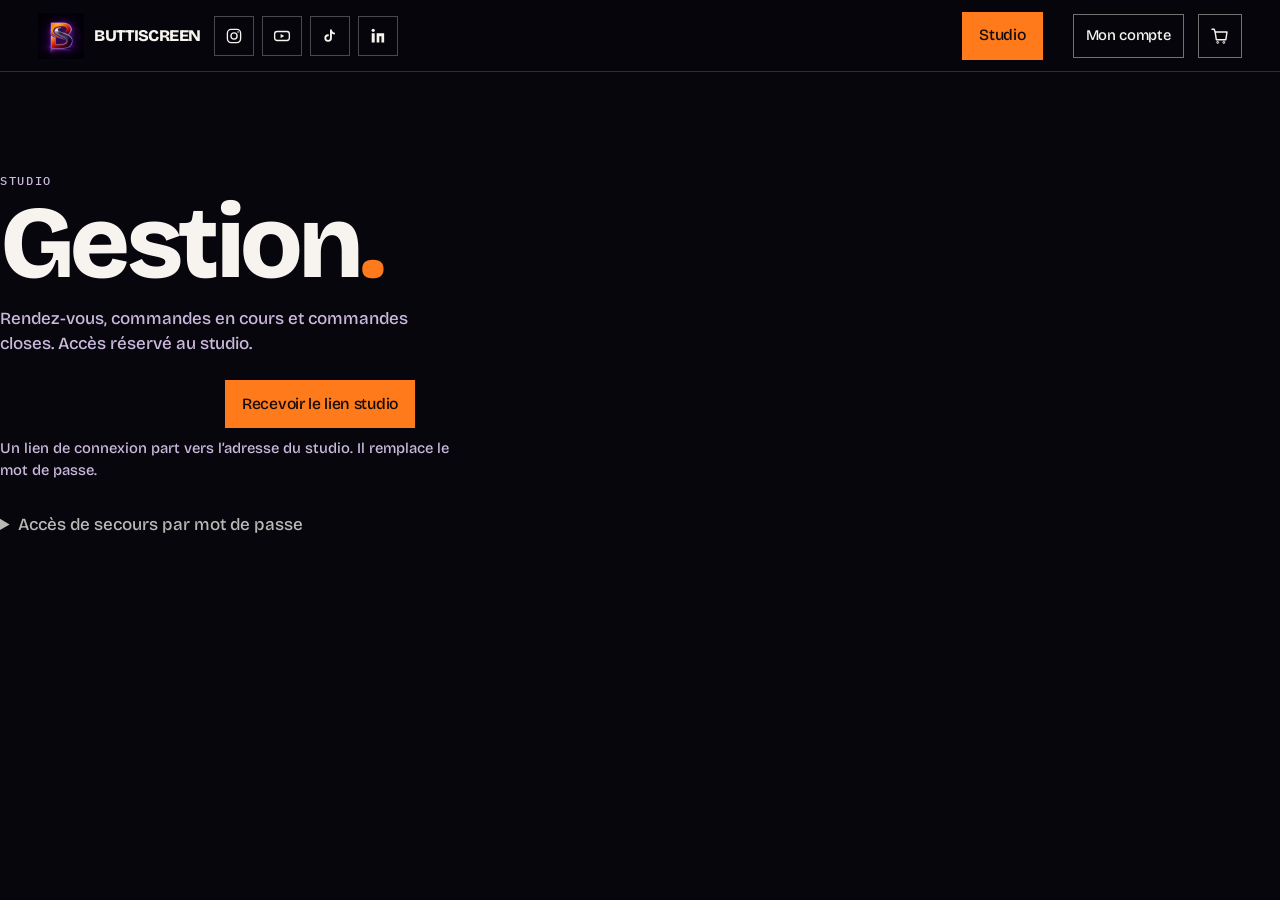
<file: gestion.html>
<!DOCTYPE html>
<html lang="fr">
  <head>
    <meta charset="utf-8" />
    <meta name="viewport" content="width=device-width, initial-scale=1" />
    <title>Gestion — BUTTISCREEN</title>
    <meta
      name="description"
      content="Consultation des rendez-vous et des commandes BUTTISCREEN."
    />
    <meta name="robots" content="noindex" />
    <link rel="canonical" href="https://buttiscreen.fr/gestion.html" />
    <meta name="theme-color" content="#07060d" />
    <link rel="icon" href="/favicon.ico" sizes="any" />
    <link rel="icon" href="/icon-32.png" type="image/png" sizes="32x32" />
    <link rel="apple-touch-icon" href="apple-touch-icon.png" />
    <link rel="stylesheet" href="styles.css?v=clos1" />
  </head>
  <body data-shop>
    <a class="skip" href="#contenu">Aller au contenu</a>
    <header class="header is-scrolled" id="header">
      <div class="wrap header-inner">
        <div class="brand">
          <a class="logo" href="index.html">
            <span class="mark" aria-hidden="true"></span>
            <span class="logo-word">BUTTISCREEN</span>
          </a>
          <nav class="socials" aria-label="Réseaux sociaux">
            <a class="social" href="https://www.instagram.com/buttiscreen" target="_blank" rel="noopener noreferrer" aria-label="Instagram">
              <svg viewBox="0 0 24 24" aria-hidden="true"><rect x="3.2" y="3.2" width="17.6" height="17.6" rx="5" fill="none" stroke="currentColor" stroke-width="1.8"/><circle cx="12" cy="12" r="4.1" fill="none" stroke="currentColor" stroke-width="1.8"/><circle cx="17.4" cy="6.6" r="1.05" fill="currentColor"/></svg>
            </a>
            <a class="social" href="https://www.youtube.com/@Buttiscreen" target="_blank" rel="noopener noreferrer" aria-label="YouTube">
              <svg viewBox="0 0 24 24" aria-hidden="true"><rect x="2.2" y="6" width="19.6" height="12" rx="3.2" fill="none" stroke="currentColor" stroke-width="1.8"/><path d="M10.2 9.4v5.2l4.8-2.6z" fill="currentColor"/></svg>
            </a>
            <a class="social" href="https://www.tiktok.com/@buttiscreen" target="_blank" rel="noopener noreferrer" aria-label="TikTok">
              <svg viewBox="0 0 24 24" aria-hidden="true"><path fill="currentColor" d="M14.2 3.2c.5 2.4 2 4 4.4 4.5v2.3a6.6 6.6 0 0 1-4.1-1.4v6.2a5 5 0 1 1-5-5c.3 0 .6 0 .8.1v2.5a2.5 2.5 0 1 0 1.7 2.4V3.2h2.2z"/></svg>
            </a>
            <a class="social" href="https://www.linkedin.com/in/tristan-buttighoffer-8a93393a8" target="_blank" rel="noopener noreferrer" aria-label="LinkedIn">
              <svg viewBox="0 0 24 24" aria-hidden="true"><circle cx="5.6" cy="4.4" r="2.15" fill="currentColor"/><path fill="currentColor" d="M3.6 8.4h4V20.6h-4zm6.6 0H20.2V20.6H16.6V12.2H13.8V20.6H10.2z"/></svg>
            </a>
          </nav>
        </div>
        <a class="btn header-cta" href="index.html">Studio</a>
        <div class="header-tools">
          <a class="account-link" href="commande.html">Mon compte</a>
          <a class="cart-link" href="panier.html" aria-label="Ma demande">
            <span class="cart-face">
              <svg class="cart-icon" viewBox="0 0 24 24" width="20" height="20" aria-hidden="true">
                <g class="cart-body">
                  <path class="cart-handle" d="M6.2 7.2 5 3.8H2.4" fill="none" stroke="currentColor" stroke-width="1.7" stroke-linecap="round" stroke-linejoin="round"/>
                  <path class="cart-basket" d="M6.2 7.2h14.2l-1.4 9.2H7.6L6.2 7.2z" fill="none" stroke="currentColor" stroke-width="1.7" stroke-linejoin="round"/>
                </g>
                <g class="cart-wheel">
                  <circle cx="9.2" cy="19.7" r="1.15" fill="none" stroke="currentColor" stroke-width="1.15"/>
                  <circle cx="9.55" cy="19.35" r="0.38" fill="currentColor"/>
                </g>
                <g class="cart-wheel">
                  <circle cx="16.6" cy="19.7" r="1.15" fill="none" stroke="currentColor" stroke-width="1.15"/>
                  <circle cx="16.95" cy="19.35" r="0.38" fill="currentColor"/>
                </g>
              </svg>
            </span>
            <span class="cart-count" data-cart-count hidden>0</span>
          </a>
          <button class="menu-btn" type="button" aria-expanded="false" aria-controls="menu">Menu</button>
        </div>
      </div>
    </header>
    <div class="menu" id="menu" hidden>
      <a href="index.html">Studio</a>
      <a href="index.html#travail">Séquences</a>
      <a href="index.html#contact">Contact</a>
      <a href="commande.html">Mon compte</a>
      <a class="menu-produits" href="produits.html">Produits</a>
    </div>

    <main id="contenu" class="wrap order" tabindex="-1">
      <p class="kicker">Studio</p>
      <h1 class="order-title">Gestion<span class="dot">.</span></h1>

      <section id="gate">
        <p class="order-lede">
          Rendez-vous, commandes en cours et commandes closes. Accès réservé au studio.
        </p>
        <div class="brief order-form" id="gate-link">
          <div class="field full form-actions">
            <button class="btn" id="gate-link-btn" type="button">Recevoir le lien studio</button>
          </div>
          <p class="fine full" id="gate-link-status" role="status">Un lien de connexion part vers l’adresse du studio. Il remplace le mot de passe.</p>
        </div>
        <details class="gate-fallback">
          <summary>Accès de secours par mot de passe</summary>
        <form class="brief order-form" id="gate-form" novalidate>
          <label class="field full">
            <span>E-mail</span>
            <input name="email" type="email" autocomplete="username" inputmode="email" required />
          </label>
          <label class="field full">
            <span>Mot de passe</span>
            <input name="motdepasse" type="password" autocomplete="current-password" required />
          </label>
          <p class="field-error full" id="gate-error" hidden></p>
          <div class="field full form-actions">
            <button class="btn" id="gate-submit" type="submit">Ouvrir</button>
          </div>
          <p class="fine full">Ce n’est pas le mot de passe d’un compte client.</p>
        </form>
        </details>
      </section>

      <section id="board" class="gestion-board" hidden tabindex="-1" aria-labelledby="board-title">
        <h2 id="board-title">Rendez-vous</h2>
        <div id="rdv-list"></div>
        <div class="gestion-cols">
          <section aria-labelledby="cours-title">
            <h2 id="cours-title">En cours</h2>
            <div id="cours-list"></div>
          </section>
          <section aria-labelledby="closes-title">
            <h2 id="closes-title">Closes</h2>
            <div id="closes-list"></div>
          </section>
        </div>
        <div class="order-session">
          <button type="button" id="refresh">Actualiser</button>
          <button type="button" id="logout">Fermer la session</button>
        </div>
      </section>
    </main>
    <dialog id="etat-dialog" aria-labelledby="etat-title">
      <div class="file-pop">
        <div class="file-pop-bar">
          <h2 id="etat-title">État de la commande</h2>
          <button class="btn ghost" type="button" id="etat-close">Fermer</button>
        </div>
        <p class="fine" id="etat-who"></p>
        <div class="etat-actions">
          <button class="btn" type="button" data-set-etat="montage">Montage</button>
          <button class="btn" type="button" data-set-etat="etalonnage">Étalonnage</button>
          <button class="btn" type="button" data-set-etat="livraison">Commande livrée</button>
        </div>
        <p class="fine" id="etat-status" role="status"></p>
      </div>
    </dialog>
    <dialog id="cloture-dialog" aria-labelledby="cloture-title">
      <div class="file-pop">
        <div class="file-pop-bar">
          <h2 id="cloture-title">Clôturer ce dossier ?</h2>
          <button class="btn ghost" type="button" id="cloture-cancel">Annuler</button>
        </div>
        <p class="fine" id="cloture-who"></p>
        <p class="fine">Le dossier passe dans « Closes ». Rien n’est effacé : le client garde son compte, son suivi et sa facture, et vous pourrez le rouvrir.</p>
        <div class="etat-actions">
          <button class="btn" type="button" id="cloture-confirm">Clôturer le dossier</button>
        </div>
        <p class="fine" id="cloture-status" role="status"></p>
      </div>
    </dialog>
    <dialog id="gestion-chat" aria-labelledby="gestion-chat-title">
      <div class="file-pop chat-pop">
        <div class="file-pop-bar">
          <h2 id="gestion-chat-title">Conversation</h2>
          <button class="btn ghost" type="button" id="gestion-chat-close">Fermer</button>
        </div>
        <p class="fine" id="gestion-chat-who"></p>
        <p class="fine" id="gestion-chat-empty" hidden>Aucun message.</p>
        <ol class="chat-log" id="gestion-chat-log"></ol>
        <form class="chat-form" id="gestion-chat-form">
          <label class="sr-only" for="gestion-chat-text">Message</label>
          <textarea id="gestion-chat-text" name="texte" rows="3" maxlength="2000" required placeholder="Répondre"></textarea>
          <button class="btn" type="submit">Envoyer</button>
        </form>
        <p class="fine" id="gestion-chat-status" role="status"></p>
      </div>
    </dialog>
    <script src="conversation.js?v=conversation"></script>
    <script src="auth-client.js?v=phb3"></script>
    <script src="commande-store.js?v=phb3"></script>
    <script src="boutique.js?v=boutique2"></script>
    <script src="gestion.js?v=tel1"></script>
  </body>
</html>
</file>
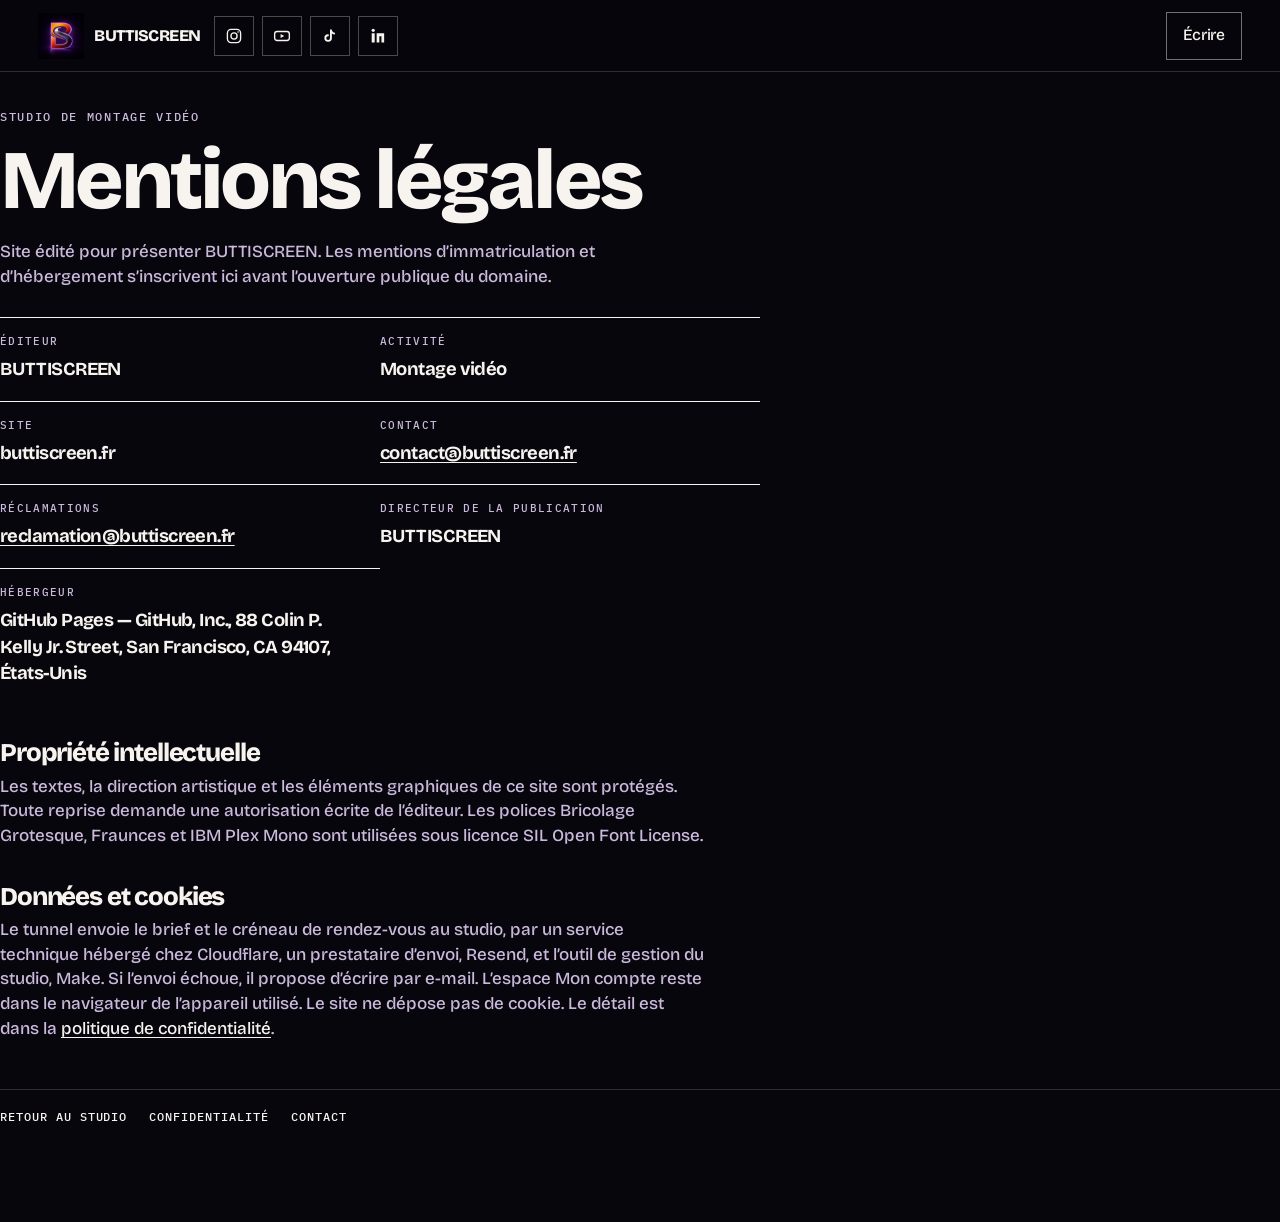
<file: mentions.html>
<!DOCTYPE html>
<html lang="fr">
  <head>
    <meta charset="utf-8" />
    <meta name="viewport" content="width=device-width, initial-scale=1" />
    <title>Mentions légales — BUTTISCREEN</title>
    <meta
      name="description"
      content="Mentions légales du site BUTTISCREEN, studio de montage vidéo."
    />
    <link rel="canonical" href="https://buttiscreen.fr/mentions.html" />
    <meta name="theme-color" content="#07060d" />
    <meta property="og:title" content="Mentions légales — BUTTISCREEN" />
    <meta property="og:url" content="https://buttiscreen.fr/mentions.html" />
    <meta property="og:type" content="website" />
    <meta property="og:locale" content="fr_FR" />
    <meta property="og:image" content="https://buttiscreen.fr/og.png" />
    <meta property="og:image:type" content="image/png" />
    <link rel="icon" href="/favicon.ico" sizes="any" />
    <link rel="icon" href="/icon-32.png" type="image/png" sizes="32x32" />
    <link rel="apple-touch-icon" href="apple-touch-icon.png" />
    <link rel="manifest" href="site.webmanifest" />
    <link rel="stylesheet" href="styles.css" />
  </head>
  <body>
    <a class="skip" href="#contenu">Aller au contenu</a>
    <header class="header is-scrolled">
      <div class="wrap header-inner">
        <div class="brand">
          <a class="logo" href="index.html">
            <span class="mark" aria-hidden="true"></span>
            <span>BUTTISCREEN</span>
          </a>
          <nav class="socials" aria-label="Réseaux sociaux">
            <a class="social" href="https://www.instagram.com/buttiscreen" data-network="instagram" target="_blank" rel="noopener noreferrer" aria-label="Instagram">
              <svg viewBox="0 0 24 24" aria-hidden="true"><rect x="3.2" y="3.2" width="17.6" height="17.6" rx="5" fill="none" stroke="currentColor" stroke-width="1.8"/><circle cx="12" cy="12" r="4.1" fill="none" stroke="currentColor" stroke-width="1.8"/><circle cx="17.4" cy="6.6" r="1.05" fill="currentColor"/></svg>
            </a>
            <a class="social" href="https://www.youtube.com/@Buttiscreen" data-network="youtube" target="_blank" rel="noopener noreferrer" aria-label="YouTube">
              <svg viewBox="0 0 24 24" aria-hidden="true"><rect x="2.2" y="6" width="19.6" height="12" rx="3.2" fill="none" stroke="currentColor" stroke-width="1.8"/><path d="M10.2 9.4v5.2l4.8-2.6z" fill="currentColor"/></svg>
            </a>
            <a class="social" href="https://www.tiktok.com/@buttiscreen" data-network="tiktok" target="_blank" rel="noopener noreferrer" aria-label="TikTok">
              <svg viewBox="0 0 24 24" aria-hidden="true"><path fill="currentColor" d="M14.2 3.2c.5 2.4 2 4 4.4 4.5v2.3a6.6 6.6 0 0 1-4.1-1.4v6.2a5 5 0 1 1-5-5c.3 0 .6 0 .8.1v2.5a2.5 2.5 0 1 0 1.7 2.4V3.2h2.2z"/></svg>
            </a>
            <a class="social" href="https://www.linkedin.com/in/tristan-buttighoffer-8a93393a8" data-network="linkedin" target="_blank" rel="noopener noreferrer" aria-label="LinkedIn">
              <svg viewBox="0 0 24 24" aria-hidden="true"><circle cx="5.6" cy="4.4" r="2.15" fill="currentColor"/><path fill="currentColor" d="M3.6 8.4h4V20.6h-4zm6.6 0H20.2V20.6H16.6V12.2H13.8V20.6H10.2z"/></svg>
            </a>
          </nav>
        </div>
        <a class="btn ghost" href="index.html#contact">Écrire</a>
      </div>
    </header>
    <main class="wrap legal" id="contenu" tabindex="-1">
      <p class="kicker">Studio de montage vidéo</p>
      <h1>Mentions légales</h1>
      <p class="legal-note">
        Site édité pour présenter BUTTISCREEN. Les mentions d’immatriculation et
        d’hébergement s’inscrivent ici avant l’ouverture publique du domaine.
      </p>
      <dl class="facts">
        <div>
          <dt>Éditeur</dt>
          <dd>BUTTISCREEN</dd>
        </div>
        <div>
          <dt>Activité</dt>
          <dd>Montage vidéo</dd>
        </div>
        <div>
          <dt>Site</dt>
          <dd>buttiscreen.fr</dd>
        </div>
        <div>
          <dt>Contact</dt>
          <dd><a href="mailto:contact@buttiscreen.fr">contact@buttiscreen.fr</a></dd>
        </div>
        <div>
          <dt>Réclamations</dt>
          <dd><a href="mailto:reclamation@buttiscreen.fr">reclamation@buttiscreen.fr</a></dd>
        </div>
        <div>
          <dt>Directeur de la publication</dt>
          <dd>BUTTISCREEN</dd>
        </div>
        <div>
          <dt>Hébergeur</dt>
          <dd>GitHub Pages — GitHub, Inc., 88 Colin P. Kelly Jr. Street, San Francisco, CA 94107, États-Unis</dd>
        </div>
      </dl>
      <h2>Propriété intellectuelle</h2>
      <p>
        Les textes, la direction artistique et les éléments graphiques de ce site sont
        protégés. Toute reprise demande une autorisation écrite de l’éditeur.
        Les polices Bricolage Grotesque, Fraunces et IBM Plex Mono sont utilisées
        sous licence SIL Open Font License.
      </p>
      <h2>Données et cookies</h2>
      <p>
        Le tunnel envoie le brief et le créneau de rendez-vous au studio, par un service
        technique hébergé chez Cloudflare, un prestataire d’envoi, Resend, et l’outil
        de gestion du studio, Make. Si l’envoi échoue, il propose d’écrire par e-mail.
        L’espace Mon compte reste dans le navigateur de l’appareil utilisé. Le site
        ne dépose pas de cookie. Le détail est dans la
        <a href="politique.html">politique de confidentialité</a>.
      </p>
      <nav class="legal-links" aria-label="Pages du site">
        <a href="index.html">Retour au studio</a>
        <a href="politique.html">Confidentialité</a>
        <a href="index.html#contact">Contact</a>
      </nav>
    </main>
  </body>
</html>
</file>
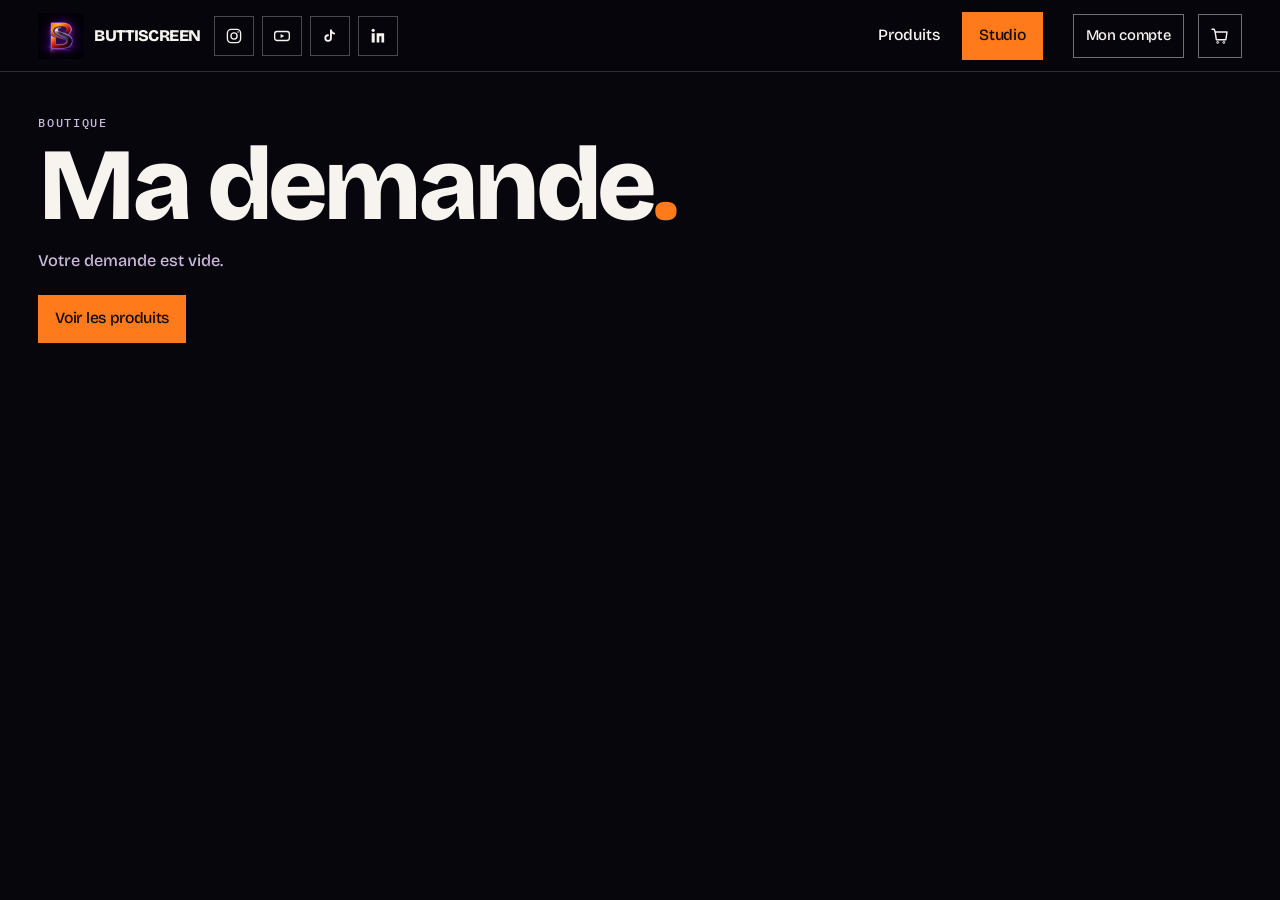
<file: panier.html>
<!DOCTYPE html>
<html lang="fr">
  <head>
    <meta charset="utf-8" />
    <meta name="viewport" content="width=device-width, initial-scale=1" />
    <title>Ma demande — BUTTISCREEN</title>
    <meta
      name="description"
      content="Votre demande de devis BUTTISCREEN. Les films choisis, tarifs sur devis."
    />
    <meta name="robots" content="noindex" />
    <link rel="canonical" href="https://buttiscreen.fr/panier.html" />
    <meta name="theme-color" content="#07060d" />
    <link rel="icon" href="/favicon.ico" sizes="any" />
    <link rel="icon" href="/icon-32.png" type="image/png" sizes="32x32" />
    <link rel="apple-touch-icon" href="apple-touch-icon.png" />
    <link rel="stylesheet" href="styles.css?v=boutique2" />
  </head>
  <body data-shop>
    <a class="skip" href="#contenu">Aller au contenu</a>
    <header class="header is-scrolled" id="header">
      <div class="wrap header-inner">
        <div class="brand">
          <a class="logo" href="index.html">
            <span class="mark" aria-hidden="true"></span>
            <span class="logo-word">BUTTISCREEN</span>
          </a>
          <nav class="socials" aria-label="Réseaux sociaux">
            <a class="social" href="https://www.instagram.com/buttiscreen" target="_blank" rel="noopener noreferrer" aria-label="Instagram">
              <svg viewBox="0 0 24 24" aria-hidden="true"><rect x="3.2" y="3.2" width="17.6" height="17.6" rx="5" fill="none" stroke="currentColor" stroke-width="1.8"/><circle cx="12" cy="12" r="4.1" fill="none" stroke="currentColor" stroke-width="1.8"/><circle cx="17.4" cy="6.6" r="1.05" fill="currentColor"/></svg>
            </a>
            <a class="social" href="https://www.youtube.com/@Buttiscreen" target="_blank" rel="noopener noreferrer" aria-label="YouTube">
              <svg viewBox="0 0 24 24" aria-hidden="true"><rect x="2.2" y="6" width="19.6" height="12" rx="3.2" fill="none" stroke="currentColor" stroke-width="1.8"/><path d="M10.2 9.4v5.2l4.8-2.6z" fill="currentColor"/></svg>
            </a>
            <a class="social" href="https://www.tiktok.com/@buttiscreen" target="_blank" rel="noopener noreferrer" aria-label="TikTok">
              <svg viewBox="0 0 24 24" aria-hidden="true"><path fill="currentColor" d="M14.2 3.2c.5 2.4 2 4 4.4 4.5v2.3a6.6 6.6 0 0 1-4.1-1.4v6.2a5 5 0 1 1-5-5c.3 0 .6 0 .8.1v2.5a2.5 2.5 0 1 0 1.7 2.4V3.2h2.2z"/></svg>
            </a>
            <a class="social" href="https://www.linkedin.com/in/tristan-buttighoffer-8a93393a8" target="_blank" rel="noopener noreferrer" aria-label="LinkedIn">
              <svg viewBox="0 0 24 24" aria-hidden="true"><circle cx="5.6" cy="4.4" r="2.15" fill="currentColor"/><path fill="currentColor" d="M3.6 8.4h4V20.6h-4zm6.6 0H20.2V20.6H16.6V12.2H13.8V20.6H10.2z"/></svg>
            </a>
          </nav>
        </div>
        <a class="header-quiet" href="produits.html">Produits</a>
        <a class="btn header-cta" href="index.html">Studio</a>
        <div class="header-tools">
          <a class="account-link" href="commande.html">Mon compte</a>
          <a class="cart-link" href="panier.html" aria-label="Ma demande">
            <span class="cart-face">
              <svg class="cart-icon" viewBox="0 0 24 24" width="20" height="20" aria-hidden="true">
                <g class="cart-body">
                  <path class="cart-handle" d="M6.2 7.2 5 3.8H2.4" fill="none" stroke="currentColor" stroke-width="1.7" stroke-linecap="round" stroke-linejoin="round"/>
                  <path class="cart-basket" d="M6.2 7.2h14.2l-1.4 9.2H7.6L6.2 7.2z" fill="none" stroke="currentColor" stroke-width="1.7" stroke-linejoin="round"/>
                </g>
                <g class="cart-wheel">
                  <circle cx="9.2" cy="19.7" r="1.15" fill="none" stroke="currentColor" stroke-width="1.15"/>
                  <circle cx="9.55" cy="19.35" r="0.38" fill="currentColor"/>
                </g>
                <g class="cart-wheel">
                  <circle cx="16.6" cy="19.7" r="1.15" fill="none" stroke="currentColor" stroke-width="1.15"/>
                  <circle cx="16.95" cy="19.35" r="0.38" fill="currentColor"/>
                </g>
              </svg>
            </span>
            <span class="cart-count" data-cart-count hidden>0</span>
          </a>
          <button class="menu-btn" type="button" aria-expanded="false" aria-controls="menu">Menu</button>
        </div>
      </div>
    </header>
    <div class="menu" id="menu" hidden>
      <a href="index.html">Studio</a>
      <a href="index.html#travail">Séquences</a>
      <a href="index.html#contact">Contact</a>
      <a href="commande.html">Mon compte</a>
      <a class="menu-produits" href="produits.html">Produits</a>
    </div>

    <main id="contenu" class="wrap shop" tabindex="-1">
      <p class="kicker">Boutique</p>
      <h1 class="order-title">Ma demande<span class="dot">.</span></h1>
      <div id="cart-root"></div>
    </main>
    <script src="boutique.js?v=boutique2"></script>
  </body>
</html>
</file>
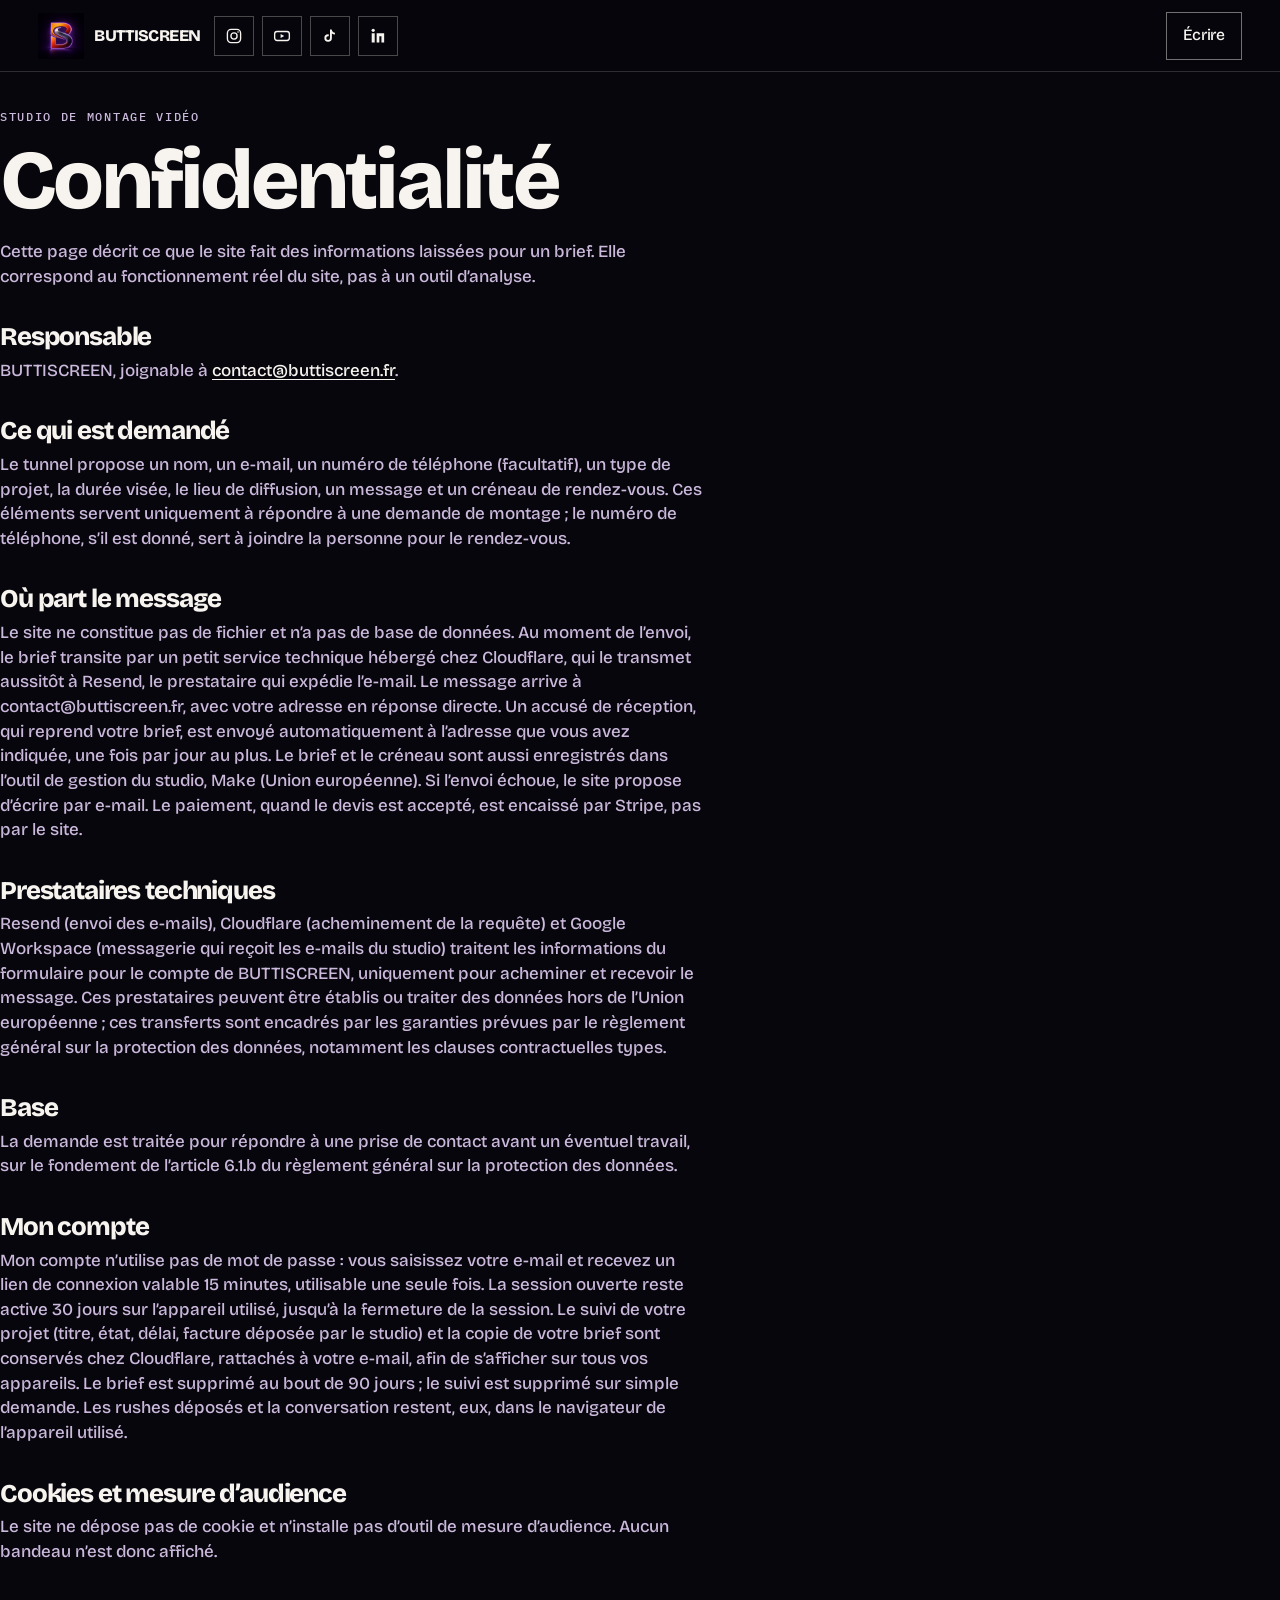
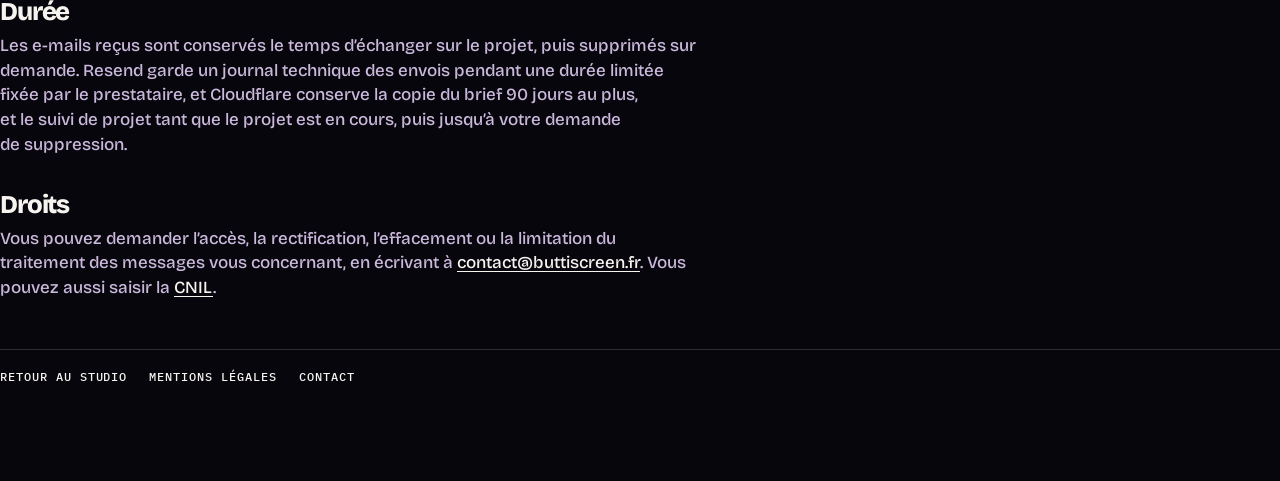
<file: politique.html>
<!DOCTYPE html>
<html lang="fr">
  <head>
    <meta charset="utf-8" />
    <meta name="viewport" content="width=device-width, initial-scale=1" />
    <title>Politique de confidentialité — BUTTISCREEN</title>
    <meta
      name="description"
      content="Politique de confidentialité du site BUTTISCREEN. Le formulaire envoie votre brief par e-mail, le site ne conserve pas les messages."
    />
    <link rel="canonical" href="https://buttiscreen.fr/politique.html" />
    <meta name="theme-color" content="#07060d" />
    <meta property="og:title" content="Politique de confidentialité — BUTTISCREEN" />
    <meta property="og:url" content="https://buttiscreen.fr/politique.html" />
    <meta property="og:type" content="website" />
    <meta property="og:locale" content="fr_FR" />
    <meta property="og:image" content="https://buttiscreen.fr/og.png" />
    <meta property="og:image:type" content="image/png" />
    <link rel="icon" href="/favicon.ico" sizes="any" />
    <link rel="icon" href="/icon-32.png" type="image/png" sizes="32x32" />
    <link rel="apple-touch-icon" href="apple-touch-icon.png" />
    <link rel="manifest" href="site.webmanifest" />
    <link rel="stylesheet" href="styles.css" />
  </head>
  <body>
    <a class="skip" href="#contenu">Aller au contenu</a>
    <header class="header is-scrolled">
      <div class="wrap header-inner">
        <div class="brand">
          <a class="logo" href="index.html">
            <span class="mark" aria-hidden="true"></span>
            <span>BUTTISCREEN</span>
          </a>
          <nav class="socials" aria-label="Réseaux sociaux">
            <a class="social" href="https://www.instagram.com/buttiscreen" data-network="instagram" target="_blank" rel="noopener noreferrer" aria-label="Instagram">
              <svg viewBox="0 0 24 24" aria-hidden="true"><rect x="3.2" y="3.2" width="17.6" height="17.6" rx="5" fill="none" stroke="currentColor" stroke-width="1.8"/><circle cx="12" cy="12" r="4.1" fill="none" stroke="currentColor" stroke-width="1.8"/><circle cx="17.4" cy="6.6" r="1.05" fill="currentColor"/></svg>
            </a>
            <a class="social" href="https://www.youtube.com/@Buttiscreen" data-network="youtube" target="_blank" rel="noopener noreferrer" aria-label="YouTube">
              <svg viewBox="0 0 24 24" aria-hidden="true"><rect x="2.2" y="6" width="19.6" height="12" rx="3.2" fill="none" stroke="currentColor" stroke-width="1.8"/><path d="M10.2 9.4v5.2l4.8-2.6z" fill="currentColor"/></svg>
            </a>
            <a class="social" href="https://www.tiktok.com/@buttiscreen" data-network="tiktok" target="_blank" rel="noopener noreferrer" aria-label="TikTok">
              <svg viewBox="0 0 24 24" aria-hidden="true"><path fill="currentColor" d="M14.2 3.2c.5 2.4 2 4 4.4 4.5v2.3a6.6 6.6 0 0 1-4.1-1.4v6.2a5 5 0 1 1-5-5c.3 0 .6 0 .8.1v2.5a2.5 2.5 0 1 0 1.7 2.4V3.2h2.2z"/></svg>
            </a>
            <a class="social" href="https://www.linkedin.com/in/tristan-buttighoffer-8a93393a8" data-network="linkedin" target="_blank" rel="noopener noreferrer" aria-label="LinkedIn">
              <svg viewBox="0 0 24 24" aria-hidden="true"><circle cx="5.6" cy="4.4" r="2.15" fill="currentColor"/><path fill="currentColor" d="M3.6 8.4h4V20.6h-4zm6.6 0H20.2V20.6H16.6V12.2H13.8V20.6H10.2z"/></svg>
            </a>
          </nav>
        </div>
        <a class="btn ghost" href="index.html#contact">Écrire</a>
      </div>
    </header>
    <main class="wrap legal" id="contenu" tabindex="-1">
      <p class="kicker">Studio de montage vidéo</p>
      <h1>Confidentialité</h1>
      <p class="legal-note">
        Cette page décrit ce que le site fait des informations laissées pour un brief.
        Elle correspond au fonctionnement réel du site, pas à un outil d’analyse.
      </p>
      <h2>Responsable</h2>
      <p>
        BUTTISCREEN, joignable à
        <a href="mailto:contact@buttiscreen.fr">contact@buttiscreen.fr</a>.
      </p>
      <h2>Ce qui est demandé</h2>
      <p>
        Le tunnel propose un nom, un e-mail, un numéro de téléphone (facultatif), un
        type de projet, la durée visée, le lieu de diffusion, un message et un
        créneau de rendez-vous. Ces éléments servent uniquement à répondre à une
        demande de montage ; le numéro de téléphone, s’il est donné, sert à
        joindre la personne pour le rendez-vous.
      </p>
      <h2>Où part le message</h2>
      <p>
        Le site ne constitue pas de fichier et n’a pas de base de données. Au
        moment de l’envoi, le brief transite par un petit service technique
        hébergé chez Cloudflare, qui le transmet aussitôt à
        Resend, le prestataire qui expédie l’e-mail. Le message arrive à
        contact@buttiscreen.fr, avec votre adresse en réponse directe. Un
        accusé de réception, qui reprend votre brief, est envoyé automatiquement
        à l’adresse que vous avez indiquée, une fois par jour au plus. Le
        brief et le créneau sont aussi enregistrés dans l’outil de gestion du
        studio, Make (Union européenne). Si l’envoi échoue, le site propose
        d’écrire par e-mail. Le paiement, quand le devis est accepté, est
        encaissé par Stripe, pas par le site.
      </p>
      <h2>Prestataires techniques</h2>
      <p>
        Resend (envoi des e-mails), Cloudflare (acheminement de la requête) et
        Google Workspace (messagerie qui reçoit les e-mails du studio) traitent
        les informations du formulaire pour le compte de BUTTISCREEN,
        uniquement pour acheminer et recevoir le message. Ces prestataires peuvent être
        établis ou traiter des données hors de l’Union européenne&nbsp;; ces
        transferts sont encadrés par les garanties prévues par le règlement
        général sur la protection des données, notamment les clauses
        contractuelles types.
      </p>
      <h2>Base</h2>
      <p>
        La demande est traitée pour répondre à une prise de contact avant un
        éventuel travail, sur le fondement de l’article 6.1.b du règlement général
        sur la protection des données.
      </p>
      <h2>Mon compte</h2>
      <p>
        Mon compte n’utilise pas de mot de passe : vous saisissez votre e-mail et
        recevez un lien de connexion valable 15 minutes, utilisable une seule
        fois. La session ouverte reste active 30 jours sur l’appareil utilisé,
        jusqu’à la fermeture de la session. Le suivi de votre projet (titre,
        état, délai, facture déposée par le studio) et la copie de votre brief
        sont conservés chez Cloudflare, rattachés à votre e-mail, afin de
        s’afficher sur tous vos appareils. Le brief est supprimé au bout de
        90 jours ; le suivi est supprimé sur simple demande. Les rushes déposés
        et la conversation restent, eux, dans le navigateur de l’appareil
        utilisé.
      </p>
      <h2>Cookies et mesure d’audience</h2>
      <p>
        Le site ne dépose pas de cookie et n’installe pas d’outil de mesure
        d’audience. Aucun bandeau n’est donc affiché.
      </p>
      <h2>Durée</h2>
      <p>
        Les e-mails reçus sont conservés le temps d’échanger sur le projet, puis
        supprimés sur demande. Resend garde un journal technique des envois
        pendant une durée limitée fixée par le prestataire, et Cloudflare
        conserve la copie du brief 90 jours au plus, et le suivi de projet tant
        que le projet est en cours, puis jusqu’à votre demande de suppression.
      </p>
      <h2>Droits</h2>
      <p>
        Vous pouvez demander l’accès, la rectification, l’effacement ou la
        limitation du traitement des messages vous concernant, en écrivant à
        <a href="mailto:contact@buttiscreen.fr">contact@buttiscreen.fr</a>.
        Vous pouvez aussi saisir la
        <a href="https://www.cnil.fr">CNIL</a>.
      </p>
      <nav class="legal-links" aria-label="Pages du site">
        <a href="index.html">Retour au studio</a>
        <a href="mentions.html">Mentions légales</a>
        <a href="index.html#contact">Contact</a>
      </nav>
    </main>
  </body>
</html>
</file>
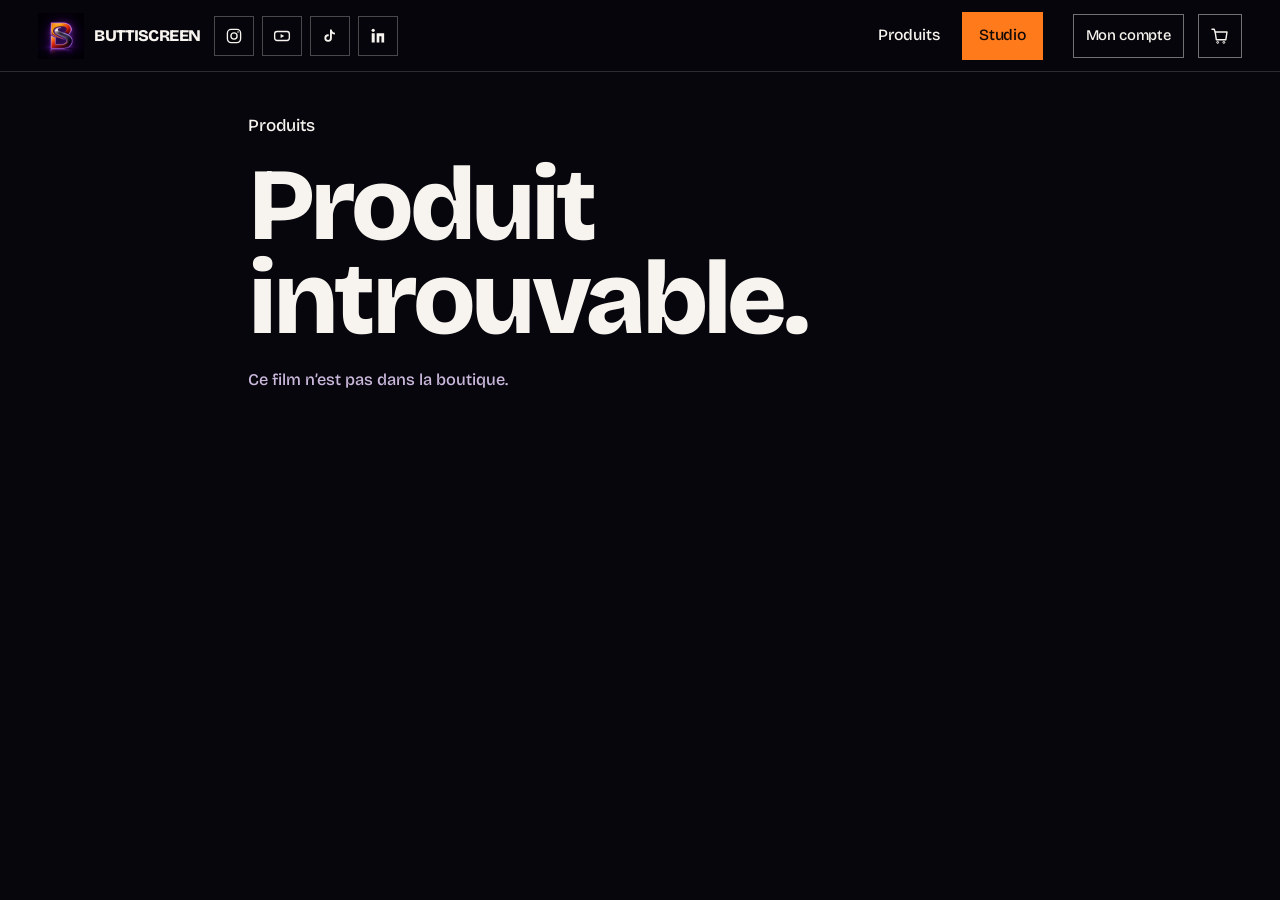
<file: produit.html>
<!DOCTYPE html>
<html lang="fr">
  <head>
    <meta charset="utf-8" />
    <meta name="viewport" content="width=device-width, initial-scale=1" />
    <title>Produit — BUTTISCREEN</title>
    <meta
      name="description"
      content="Fiche d’un film BUTTISCREEN. Descriptif, cadres, et ajout à votre demande de devis. Tarif sur devis."
    />
    <link rel="canonical" href="https://buttiscreen.fr/produit.html" />
    <meta property="og:type" content="website" />
    <meta property="og:locale" content="fr_FR" />
    <meta property="og:site_name" content="BUTTISCREEN" />
    <meta property="og:title" content="Produit — BUTTISCREEN" />
    <meta property="og:description" content="Fiche d’un film BUTTISCREEN. Descriptif, cadres, et ajout à votre demande de devis. Tarif sur devis." />
    <meta property="og:url" content="https://buttiscreen.fr/produit.html" />
    <meta property="og:image" content="https://buttiscreen.fr/og.png" />
    <meta name="theme-color" content="#07060d" />
    <link rel="icon" href="/favicon.ico" sizes="any" />
    <link rel="icon" href="/icon-32.png" type="image/png" sizes="32x32" />
    <link rel="apple-touch-icon" href="apple-touch-icon.png" />
    <link rel="stylesheet" href="styles.css?v=boutique2" />
  </head>
  <body data-shop>
    <a class="skip" href="#contenu">Aller au contenu</a>
    <header class="header is-scrolled" id="header">
      <div class="wrap header-inner">
        <div class="brand">
          <a class="logo" href="index.html">
            <span class="mark" aria-hidden="true"></span>
            <span class="logo-word">BUTTISCREEN</span>
          </a>
          <nav class="socials" aria-label="Réseaux sociaux">
            <a class="social" href="https://www.instagram.com/buttiscreen" target="_blank" rel="noopener noreferrer" aria-label="Instagram">
              <svg viewBox="0 0 24 24" aria-hidden="true"><rect x="3.2" y="3.2" width="17.6" height="17.6" rx="5" fill="none" stroke="currentColor" stroke-width="1.8"/><circle cx="12" cy="12" r="4.1" fill="none" stroke="currentColor" stroke-width="1.8"/><circle cx="17.4" cy="6.6" r="1.05" fill="currentColor"/></svg>
            </a>
            <a class="social" href="https://www.youtube.com/@Buttiscreen" target="_blank" rel="noopener noreferrer" aria-label="YouTube">
              <svg viewBox="0 0 24 24" aria-hidden="true"><rect x="2.2" y="6" width="19.6" height="12" rx="3.2" fill="none" stroke="currentColor" stroke-width="1.8"/><path d="M10.2 9.4v5.2l4.8-2.6z" fill="currentColor"/></svg>
            </a>
            <a class="social" href="https://www.tiktok.com/@buttiscreen" target="_blank" rel="noopener noreferrer" aria-label="TikTok">
              <svg viewBox="0 0 24 24" aria-hidden="true"><path fill="currentColor" d="M14.2 3.2c.5 2.4 2 4 4.4 4.5v2.3a6.6 6.6 0 0 1-4.1-1.4v6.2a5 5 0 1 1-5-5c.3 0 .6 0 .8.1v2.5a2.5 2.5 0 1 0 1.7 2.4V3.2h2.2z"/></svg>
            </a>
            <a class="social" href="https://www.linkedin.com/in/tristan-buttighoffer-8a93393a8" target="_blank" rel="noopener noreferrer" aria-label="LinkedIn">
              <svg viewBox="0 0 24 24" aria-hidden="true"><circle cx="5.6" cy="4.4" r="2.15" fill="currentColor"/><path fill="currentColor" d="M3.6 8.4h4V20.6h-4zm6.6 0H20.2V20.6H16.6V12.2H13.8V20.6H10.2z"/></svg>
            </a>
          </nav>
        </div>
        <a class="header-quiet" href="produits.html">Produits</a>
        <a class="btn header-cta" href="index.html">Studio</a>
        <div class="header-tools">
          <a class="account-link" href="commande.html">Mon compte</a>
          <a class="cart-link" href="panier.html" aria-label="Ma demande">
            <span class="cart-face">
              <svg class="cart-icon" viewBox="0 0 24 24" width="20" height="20" aria-hidden="true">
                <g class="cart-body">
                  <path class="cart-handle" d="M6.2 7.2 5 3.8H2.4" fill="none" stroke="currentColor" stroke-width="1.7" stroke-linecap="round" stroke-linejoin="round"/>
                  <path class="cart-basket" d="M6.2 7.2h14.2l-1.4 9.2H7.6L6.2 7.2z" fill="none" stroke="currentColor" stroke-width="1.7" stroke-linejoin="round"/>
                </g>
                <g class="cart-wheel">
                  <circle cx="9.2" cy="19.7" r="1.15" fill="none" stroke="currentColor" stroke-width="1.15"/>
                  <circle cx="9.55" cy="19.35" r="0.38" fill="currentColor"/>
                </g>
                <g class="cart-wheel">
                  <circle cx="16.6" cy="19.7" r="1.15" fill="none" stroke="currentColor" stroke-width="1.15"/>
                  <circle cx="16.95" cy="19.35" r="0.38" fill="currentColor"/>
                </g>
              </svg>
            </span>
            <span class="cart-count" data-cart-count hidden>0</span>
          </a>
          <button class="menu-btn" type="button" aria-expanded="false" aria-controls="menu">Menu</button>
        </div>
      </div>
    </header>
    <div class="menu" id="menu" hidden>
      <a href="index.html">Studio</a>
      <a href="index.html#travail">Séquences</a>
      <a href="index.html#contact">Contact</a>
      <a href="commande.html">Mon compte</a>
      <a class="menu-produits" href="produits.html">Produits</a>
    </div>

    <main id="contenu" class="wrap product-page" tabindex="-1">
      <div id="product-root"></div>
    </main>
    <script src="boutique.js?v=boutique2"></script>
  </body>
</html>
</file>
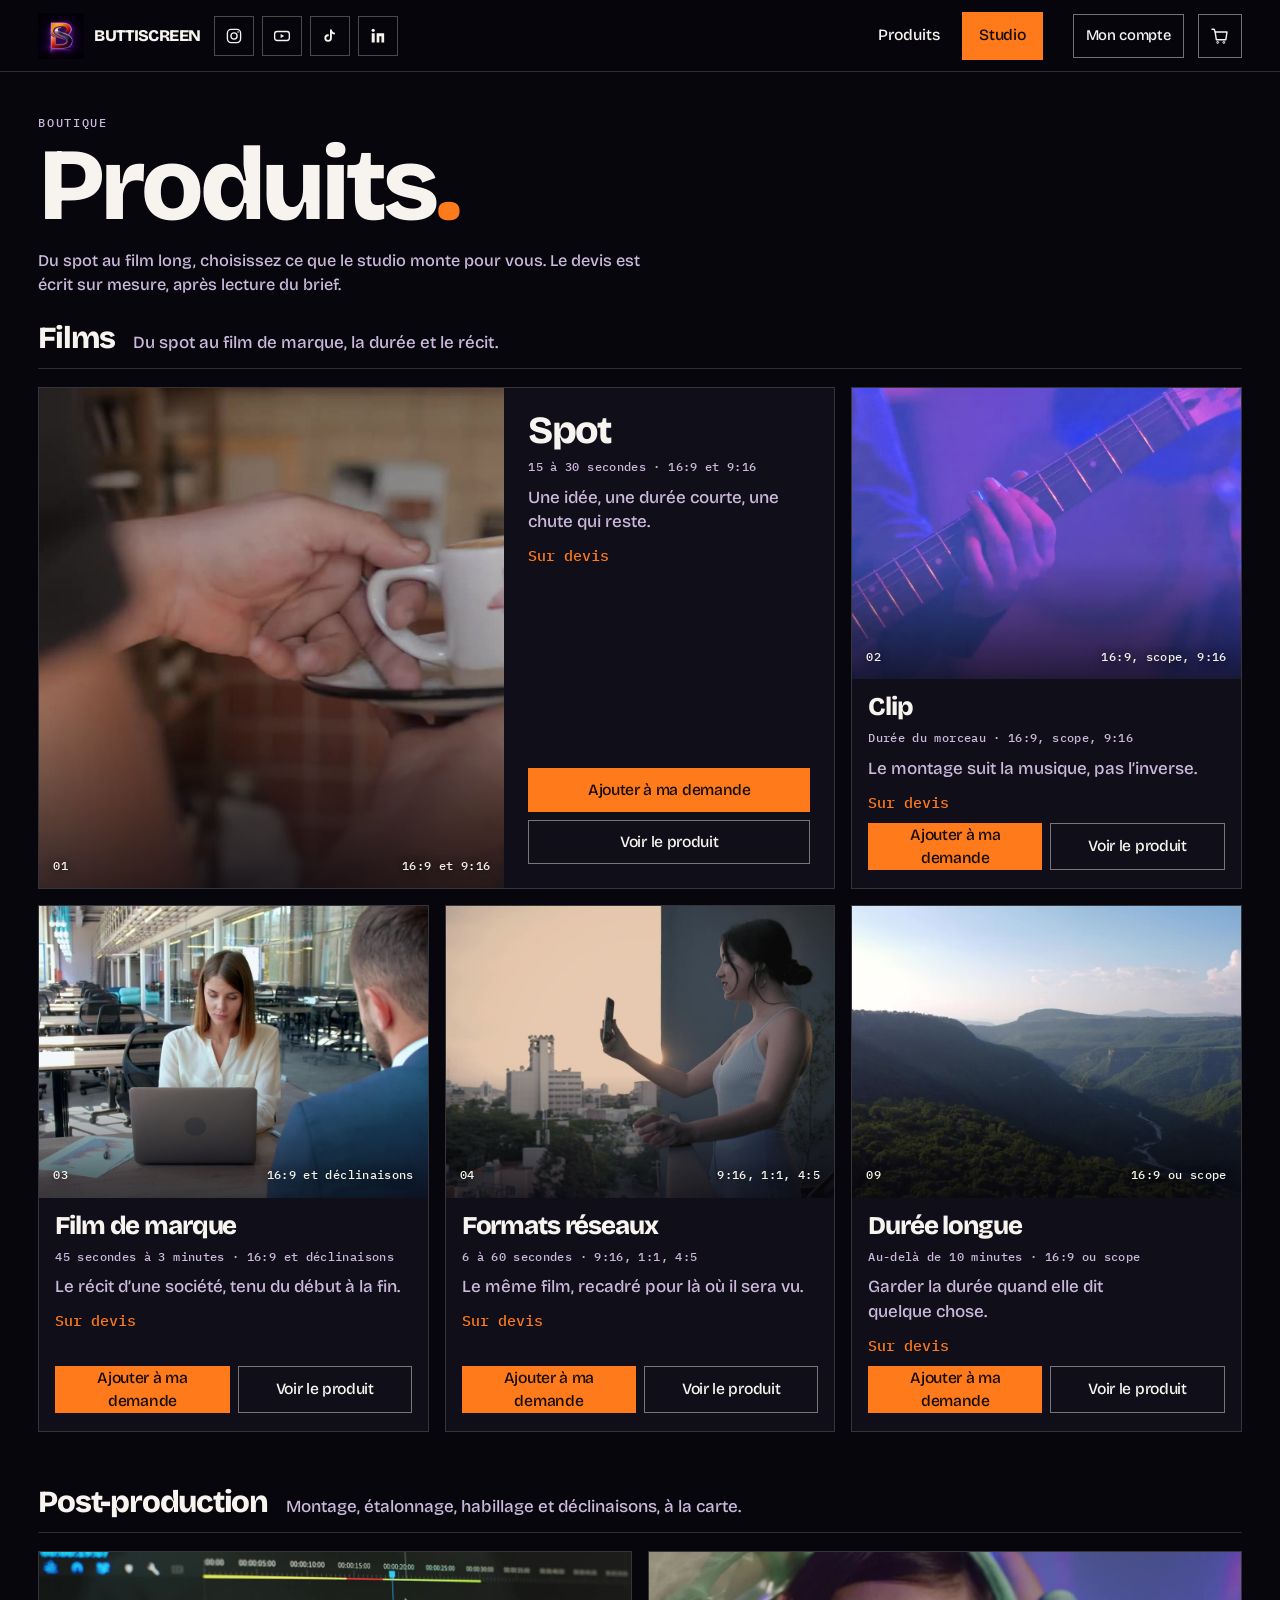
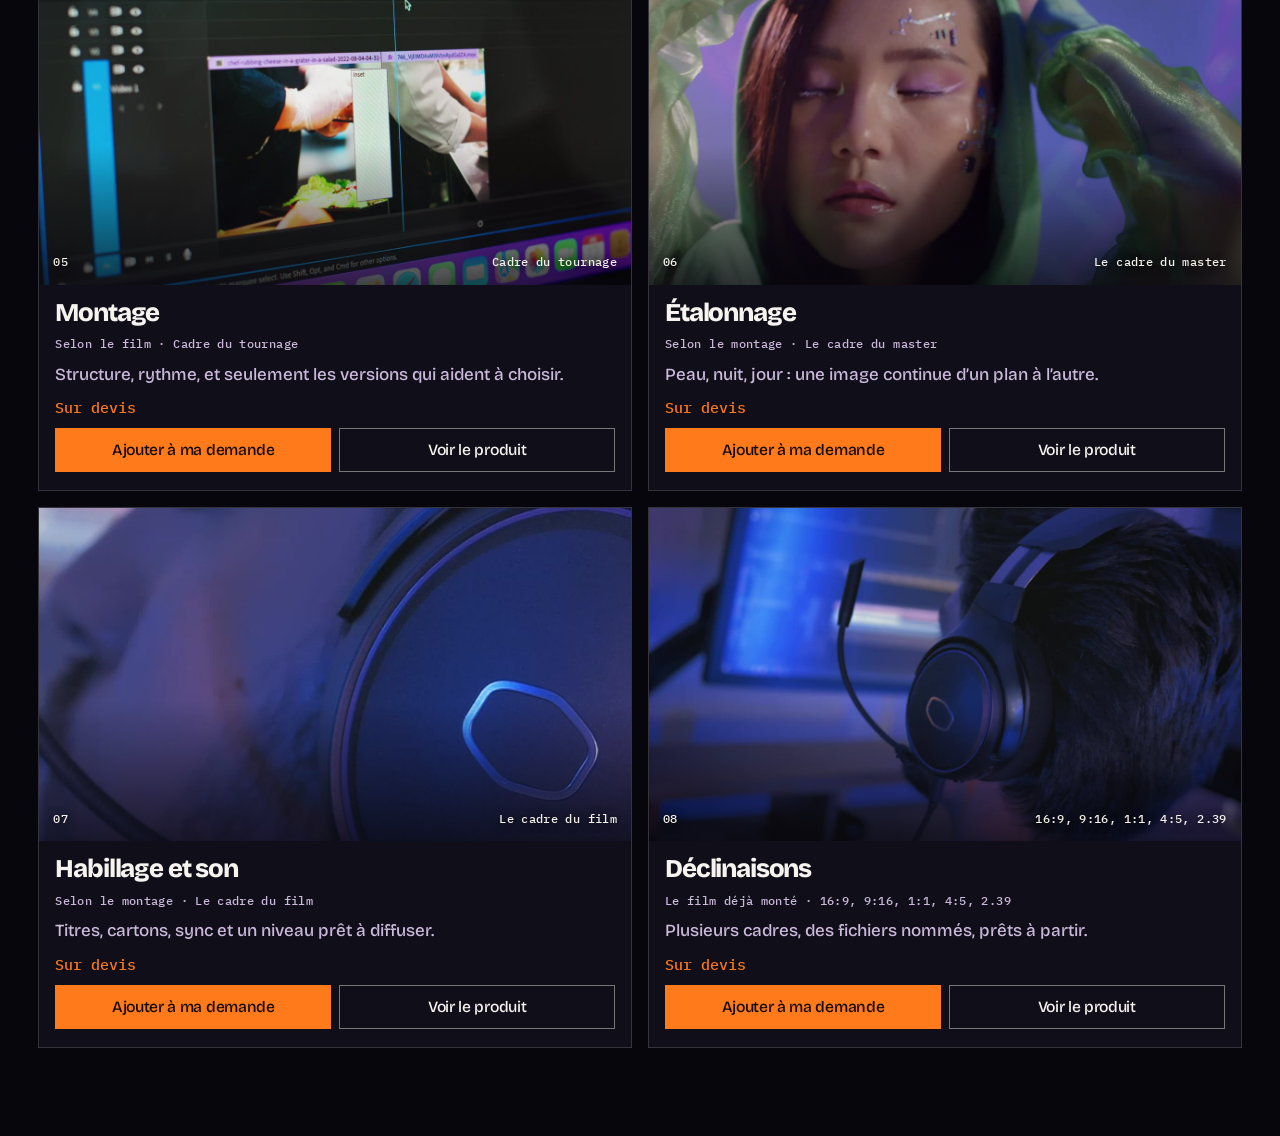
<file: produits.html>
<!DOCTYPE html>
<html lang="fr">
  <head>
    <meta charset="utf-8" />
    <meta name="viewport" content="width=device-width, initial-scale=1" />
    <title>Produits — BUTTISCREEN</title>
    <meta
      name="description"
      content="Boutique BUTTISCREEN. Spots, clips, films de marque, formats réseaux et durée longue. Tarifs sur devis."
    />
    <link rel="canonical" href="https://buttiscreen.fr/produits.html" />
    <meta property="og:type" content="website" />
    <meta property="og:locale" content="fr_FR" />
    <meta property="og:site_name" content="BUTTISCREEN" />
    <meta property="og:title" content="Produits — BUTTISCREEN" />
    <meta property="og:description" content="Boutique BUTTISCREEN. Spots, clips, films de marque, formats réseaux et durée longue. Tarifs sur devis." />
    <meta property="og:url" content="https://buttiscreen.fr/produits.html" />
    <meta property="og:image" content="https://buttiscreen.fr/og.png" />
    <meta name="theme-color" content="#07060d" />
    <link rel="icon" href="/favicon.ico" sizes="any" />
    <link rel="icon" href="/icon-32.png" type="image/png" sizes="32x32" />
    <link rel="apple-touch-icon" href="apple-touch-icon.png" />
    <link rel="stylesheet" href="styles.css?v=boutique2" />
  </head>
  <body data-shop>
    <a class="skip" href="#contenu">Aller au contenu</a>
    <header class="header is-scrolled" id="header">
      <div class="wrap header-inner">
        <div class="brand">
          <a class="logo" href="index.html">
            <span class="mark" aria-hidden="true"></span>
            <span class="logo-word">BUTTISCREEN</span>
          </a>
          <nav class="socials" aria-label="Réseaux sociaux">
            <a class="social" href="https://www.instagram.com/buttiscreen" target="_blank" rel="noopener noreferrer" aria-label="Instagram">
              <svg viewBox="0 0 24 24" aria-hidden="true"><rect x="3.2" y="3.2" width="17.6" height="17.6" rx="5" fill="none" stroke="currentColor" stroke-width="1.8"/><circle cx="12" cy="12" r="4.1" fill="none" stroke="currentColor" stroke-width="1.8"/><circle cx="17.4" cy="6.6" r="1.05" fill="currentColor"/></svg>
            </a>
            <a class="social" href="https://www.youtube.com/@Buttiscreen" target="_blank" rel="noopener noreferrer" aria-label="YouTube">
              <svg viewBox="0 0 24 24" aria-hidden="true"><rect x="2.2" y="6" width="19.6" height="12" rx="3.2" fill="none" stroke="currentColor" stroke-width="1.8"/><path d="M10.2 9.4v5.2l4.8-2.6z" fill="currentColor"/></svg>
            </a>
            <a class="social" href="https://www.tiktok.com/@buttiscreen" target="_blank" rel="noopener noreferrer" aria-label="TikTok">
              <svg viewBox="0 0 24 24" aria-hidden="true"><path fill="currentColor" d="M14.2 3.2c.5 2.4 2 4 4.4 4.5v2.3a6.6 6.6 0 0 1-4.1-1.4v6.2a5 5 0 1 1-5-5c.3 0 .6 0 .8.1v2.5a2.5 2.5 0 1 0 1.7 2.4V3.2h2.2z"/></svg>
            </a>
            <a class="social" href="https://www.linkedin.com/in/tristan-buttighoffer-8a93393a8" target="_blank" rel="noopener noreferrer" aria-label="LinkedIn">
              <svg viewBox="0 0 24 24" aria-hidden="true"><circle cx="5.6" cy="4.4" r="2.15" fill="currentColor"/><path fill="currentColor" d="M3.6 8.4h4V20.6h-4zm6.6 0H20.2V20.6H16.6V12.2H13.8V20.6H10.2z"/></svg>
            </a>
          </nav>
        </div>
        <a class="header-quiet" href="produits.html" aria-current="page">Produits</a>
        <a class="btn header-cta" href="index.html">Studio</a>
        <div class="header-tools">
          <a class="account-link" href="commande.html">Mon compte</a>
          <a class="cart-link" href="panier.html" aria-label="Ma demande">
            <span class="cart-face">
              <svg class="cart-icon" viewBox="0 0 24 24" width="20" height="20" aria-hidden="true">
                <g class="cart-body">
                  <path class="cart-handle" d="M6.2 7.2 5 3.8H2.4" fill="none" stroke="currentColor" stroke-width="1.7" stroke-linecap="round" stroke-linejoin="round"/>
                  <path class="cart-basket" d="M6.2 7.2h14.2l-1.4 9.2H7.6L6.2 7.2z" fill="none" stroke="currentColor" stroke-width="1.7" stroke-linejoin="round"/>
                </g>
                <g class="cart-wheel">
                  <circle cx="9.2" cy="19.7" r="1.15" fill="none" stroke="currentColor" stroke-width="1.15"/>
                  <circle cx="9.55" cy="19.35" r="0.38" fill="currentColor"/>
                </g>
                <g class="cart-wheel">
                  <circle cx="16.6" cy="19.7" r="1.15" fill="none" stroke="currentColor" stroke-width="1.15"/>
                  <circle cx="16.95" cy="19.35" r="0.38" fill="currentColor"/>
                </g>
              </svg>
            </span>
            <span class="cart-count" data-cart-count hidden>0</span>
          </a>
          <button class="menu-btn" type="button" aria-expanded="false" aria-controls="menu">Menu</button>
        </div>
      </div>
    </header>
    <div class="menu" id="menu" hidden>
      <a href="index.html">Studio</a>
      <a href="index.html#travail">Séquences</a>
      <a href="index.html#contact">Contact</a>
      <a href="commande.html">Mon compte</a>
      <a class="menu-produits" href="produits.html">Produits</a>
    </div>

    <main id="contenu" class="wrap shop" tabindex="-1">
      <p class="kicker">Boutique</p>
      <h1 class="order-title">Produits<span class="dot">.</span></h1>
      <p class="lede shop-lede">
        Du spot au film long, choisissez ce que le studio monte pour vous. Le devis est écrit sur mesure, après lecture du brief.
      </p>
      <div class="shop-families" id="shop-grid"></div>
    </main>
    <script src="boutique.js?v=boutique2"></script>
  </body>
</html>
</file>
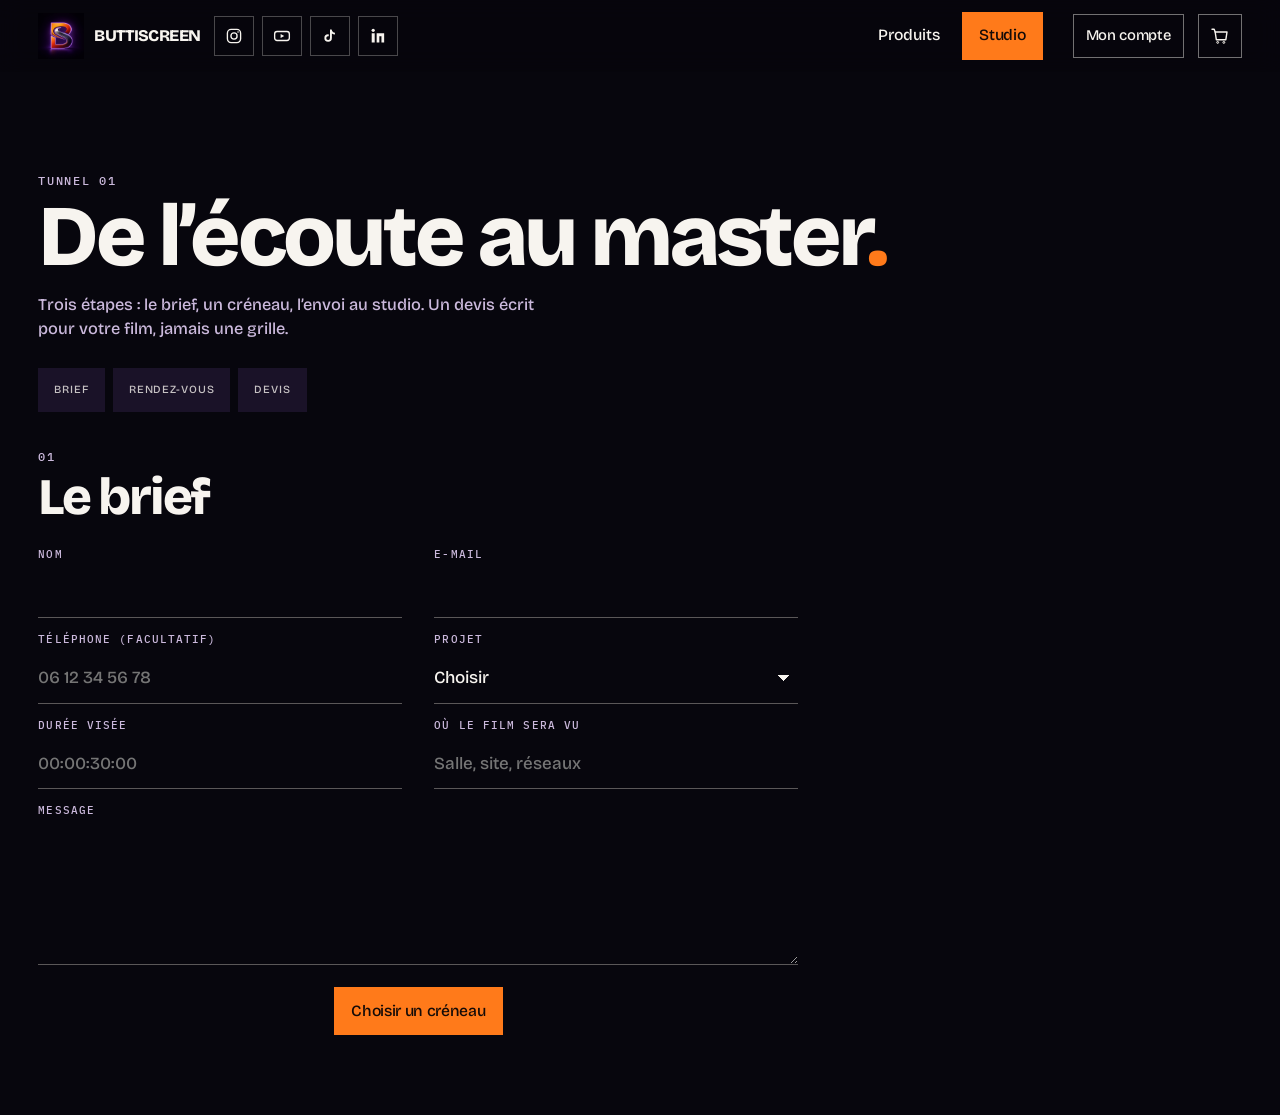
<file: tunnel.html>
<!DOCTYPE html>
<html lang="fr">
  <head>
    <meta charset="utf-8" />
    <meta name="viewport" content="width=device-width, initial-scale=1" />
    <title>Tunnel — BUTTISCREEN</title>
    <meta
      name="description"
      content="Brief et rendez-vous : le tunnel de BUTTISCREEN, studio de montage vidéo. Le devis suit après lecture du brief."
    />
    <link rel="canonical" href="https://buttiscreen.fr/tunnel.html" />
    <meta name="theme-color" content="#07060d" />
    <link rel="icon" href="/favicon.ico" sizes="any" />
    <link rel="icon" href="/icon-32.png" type="image/png" sizes="32x32" />
    <link rel="apple-touch-icon" href="apple-touch-icon.png" />
    <link rel="stylesheet" href="styles.css?v=rdv1" />
  </head>
  <body>
    <a class="skip" href="#contenu">Aller au contenu</a>
    <header class="header" id="header">
      <div class="wrap header-inner">
        <div class="brand">
          <a class="logo" href="index.html">
            <span class="mark" aria-hidden="true"></span>
            <span class="logo-word">BUTTISCREEN</span>
          </a>
          <nav class="socials" aria-label="Réseaux sociaux">
            <a class="social" href="https://www.instagram.com/buttiscreen" target="_blank" rel="noopener noreferrer" aria-label="Instagram">
              <svg viewBox="0 0 24 24" aria-hidden="true"><rect x="3.2" y="3.2" width="17.6" height="17.6" rx="5" fill="none" stroke="currentColor" stroke-width="1.8"/><circle cx="12" cy="12" r="4.1" fill="none" stroke="currentColor" stroke-width="1.8"/><circle cx="17.4" cy="6.6" r="1.05" fill="currentColor"/></svg>
            </a>
            <a class="social" href="https://www.youtube.com/@Buttiscreen" target="_blank" rel="noopener noreferrer" aria-label="YouTube">
              <svg viewBox="0 0 24 24" aria-hidden="true"><rect x="2.2" y="6" width="19.6" height="12" rx="3.2" fill="none" stroke="currentColor" stroke-width="1.8"/><path d="M10.2 9.4v5.2l4.8-2.6z" fill="currentColor"/></svg>
            </a>
            <a class="social" href="https://www.tiktok.com/@buttiscreen" target="_blank" rel="noopener noreferrer" aria-label="TikTok">
              <svg viewBox="0 0 24 24" aria-hidden="true"><path fill="currentColor" d="M14.2 3.2c.5 2.4 2 4 4.4 4.5v2.3a6.6 6.6 0 0 1-4.1-1.4v6.2a5 5 0 1 1-5-5c.3 0 .6 0 .8.1v2.5a2.5 2.5 0 1 0 1.7 2.4V3.2h2.2z"/></svg>
            </a>
            <a class="social" href="https://www.linkedin.com/in/tristan-buttighoffer-8a93393a8" target="_blank" rel="noopener noreferrer" aria-label="LinkedIn">
              <svg viewBox="0 0 24 24" aria-hidden="true"><circle cx="5.6" cy="4.4" r="2.15" fill="currentColor"/><path fill="currentColor" d="M3.6 8.4h4V20.6h-4zm6.6 0H20.2V20.6H16.6V12.2H13.8V20.6H10.2z"/></svg>
            </a>
          </nav>
        </div>
        <a class="header-quiet" href="produits.html" target="_blank" rel="noopener noreferrer">Produits</a>
        <a class="btn header-cta" href="index.html">Studio</a>
        <div class="header-tools">
          <a class="account-link" href="commande.html">Mon compte</a>
          <a class="cart-link" href="panier.html" aria-label="Ma demande">
            <span class="cart-face">
              <svg class="cart-icon" viewBox="0 0 24 24" width="20" height="20" aria-hidden="true">
                <g class="cart-body">
                  <path class="cart-handle" d="M6.2 7.2 5 3.8H2.4" fill="none" stroke="currentColor" stroke-width="1.7" stroke-linecap="round" stroke-linejoin="round"/>
                  <path class="cart-basket" d="M6.2 7.2h14.2l-1.4 9.2H7.6L6.2 7.2z" fill="none" stroke="currentColor" stroke-width="1.7" stroke-linejoin="round"/>
                </g>
                <g class="cart-wheel">
                  <circle cx="9.2" cy="19.7" r="1.15" fill="none" stroke="currentColor" stroke-width="1.15"/>
                  <circle cx="9.55" cy="19.35" r="0.38" fill="currentColor"/>
                </g>
                <g class="cart-wheel">
                  <circle cx="16.6" cy="19.7" r="1.15" fill="none" stroke="currentColor" stroke-width="1.15"/>
                  <circle cx="16.95" cy="19.35" r="0.38" fill="currentColor"/>
                </g>
              </svg>
            </span>
            <span class="cart-count" data-cart-count hidden>0</span>
          </a>
          <button class="menu-btn" type="button" aria-expanded="false" aria-controls="menu">Menu</button>
        </div>
      </div>
    </header>
    <div class="menu" id="menu" hidden>
      <a href="index.html">Studio</a>
      <a href="index.html#travail">Séquences</a>
      <a href="index.html#contact">Contact</a>
      <a href="commande.html">Mon compte</a>
      <a class="menu-produits" href="produits.html" target="_blank" rel="noopener noreferrer">Produits</a>
    </div>

    <main id="contenu" class="tunnel" tabindex="-1">
      <div class="wrap">
        <p class="kicker">Tunnel 01</p>
        <h1 class="tunnel-title">De l’écoute au master<span class="dot">.</span></h1>
        <p class="lede tunnel-lede">
          Trois étapes : le brief, un créneau, l’envoi au studio. Un devis écrit pour votre film, jamais une grille.
        </p>

        <div class="tunnel-track" role="tablist" aria-label="Étapes du tunnel">
          <button class="clip is-active" type="button" role="tab" id="tab-brief" aria-selected="true" aria-controls="pane-brief" data-step="brief">Brief</button>
          <button class="clip" type="button" role="tab" id="tab-rdv" aria-selected="false" aria-controls="pane-rdv" data-step="rdv">Rendez-vous</button>
          <button class="clip" type="button" role="tab" id="tab-devis" aria-selected="false" aria-controls="pane-devis" data-step="devis">Devis</button>
          <button class="clip" type="button" role="tab" id="tab-envoye" aria-selected="false" aria-controls="pane-envoye" data-step="envoye" hidden>Envoyé</button>
        </div>

        <section class="tunnel-pane" id="pane-brief" role="tabpanel" aria-labelledby="tab-brief">
          <p class="kicker">01</p>
          <h2>Le brief</h2>
          <form class="brief tunnel-form" id="brief" novalidate>
            <label class="field">
              <span>Nom</span>
              <input name="nom" type="text" autocomplete="name" required />
              <span class="field-error" id="err-nom" hidden></span>
            </label>
            <label class="field">
              <span>E-mail</span>
              <input name="email" type="email" autocomplete="email" inputmode="email" required />
              <span class="field-error" id="err-email" hidden></span>
            </label>
            <label class="field">
              <span>Téléphone (facultatif)</span>
              <input name="telephone" type="tel" autocomplete="tel" inputmode="tel" placeholder="06 12 34 56 78" />
              <span class="field-error" id="err-telephone" hidden></span>
            </label>
            <label class="field">
              <span>Projet</span>
              <select name="projet" required>
                <option value="">Choisir</option>
                <option>Spot / publicité</option>
                <option>Clip</option>
                <option>Film / documentaire</option>
                <option>Réseaux sociaux</option>
                <option>Étalonnage seul</option>
                <option>Autre</option>
              </select>
              <span class="field-error" id="err-projet" hidden></span>
            </label>
            <label class="field">
              <span>Durée visée</span>
              <input name="duree" type="text" placeholder="00:00:30:00" />
            </label>
            <label class="field">
              <span>Où le film sera vu</span>
              <input name="diffusion" type="text" placeholder="Salle, site, réseaux" />
            </label>
            <label class="field full">
              <span>Message</span>
              <textarea name="message" required></textarea>
              <span class="field-error" id="err-message" hidden></span>
            </label>
            <div class="field full form-actions">
              <button class="btn" type="submit">Choisir un créneau</button>
            </div>
          </form>
        </section>

        <section class="tunnel-pane" id="pane-rdv" role="tabpanel" aria-labelledby="tab-rdv" hidden>
          <p class="kicker">02 · Europe/Paris</p>
          <h2>Un créneau</h2>
          <p class="lede">Trente minutes pour cadrer le projet. Le studio confirme le créneau dans son message de retour.</p>
          <div class="slots" id="slots" role="listbox" aria-label="Créneaux"></div>
          <p class="field-error" id="err-creneau" hidden>Choisissez un créneau.</p>
          <div class="form-actions">
            <button class="btn ghost" type="button" data-goto="brief">Retour</button>
            <button class="btn" type="button" id="to-devis">Voir le récapitulatif</button>
          </div>
        </section>

        <section class="tunnel-pane" id="pane-devis" role="tabpanel" aria-labelledby="tab-devis" hidden>
          <p class="kicker">03</p>
          <h2>Le devis suit le brief.</h2>
          <dl class="recap" id="recap"></dl>
          <p class="fine">Pas de grille standard&nbsp;: le montant est calculé sur votre film et part par e-mail, après lecture du brief.</p>
          <div class="form-actions">
            <button class="btn ghost" type="button" data-goto="rdv">Retour</button>
            <button class="btn" type="button" id="send-brief">Envoyer au studio</button>
          </div>
          <p class="field-error" id="send-fail" role="alert" hidden>
            L’envoi n’a pas abouti. Réessayez dans un instant, ou écrivez au studio à
            <a id="send-mail" href="mailto:contact@buttiscreen.fr">contact@buttiscreen.fr</a>
            en indiquant votre créneau.
          </p>
          <p class="fine" id="send-status" role="status"></p>
        </section>

        <section class="tunnel-pane tunnel-sent" id="pane-envoye" role="tabpanel" aria-labelledby="tab-envoye" tabindex="-1" hidden>
          <p class="kicker">Envoyé</p>
          <h2>Votre projet est bien envoyé au studio.</h2>
          <p class="lede">Rendez-vous dans votre espace personnel BUTTISCREEN, «&nbsp;Mon compte&nbsp;».</p>
          <div class="form-actions">
            <a class="btn" href="commande.html">Mon compte</a>
          </div>
        </section>
      </div>
    </main>
    <script src="boutique.js?v=boutique2"></script>
    <script src="brief-memo.js?v=brief1"></script>
    <script src="tunnel.js?v=tel1"></script>
  </body>
</html>
</file>
<file: styles.css>
@font-face {
  font-family: "Bricolage Grotesque";
  font-style: normal;
  font-weight: 500;
  font-display: swap;
  src: url("fonts/bricolage-500.woff2") format("woff2");
}

@font-face {
  font-family: "Bricolage Grotesque";
  font-style: normal;
  font-weight: 700;
  font-display: swap;
  src: url("fonts/bricolage-700.woff2") format("woff2");
}

@font-face {
  font-family: "Bricolage Grotesque";
  font-style: normal;
  font-weight: 800;
  font-display: swap;
  src: url("fonts/bricolage-800.woff2") format("woff2");
}

@font-face {
  font-family: "Fraunces";
  font-style: italic;
  font-weight: 500;
  font-display: swap;
  src: url("fonts/fraunces-italic.woff2") format("woff2");
}

@font-face {
  font-family: "IBM Plex Mono";
  font-style: normal;
  font-weight: 400;
  font-display: swap;
  src: url("fonts/plex-400.woff2") format("woff2");
}

@font-face {
  font-family: "IBM Plex Mono";
  font-style: normal;
  font-weight: 500;
  font-display: swap;
  src: url("fonts/plex-500.woff2") format("woff2");
}

:root {
  --paper: #07060d;
  --paper-2: #f7f4ef;
  --ink: #f7f4ef;
  --muted: #cbb9dc;
  --line: rgba(247, 244, 239, 0.16);
  --ember: #ff7a1a;
  --neon: #d06bff;
  --mint: #ff7a1a;
  --rec: #ff7a1a;
  --rec-hot: #d06bff;
  --header: 72px;
  --nle: 72px;
  --pad: clamp(16px, 3vw, 40px);
  --font-d: "Bricolage Grotesque", "Arial Narrow", sans-serif;
  --font-s: "Fraunces", Georgia, serif;
  --font-m: "IBM Plex Mono", ui-monospace, monospace;
  color-scheme: dark;
}

*,
*::before,
*::after {
  box-sizing: border-box;
}

[hidden] {
  display: none !important;
}

html {
  scroll-behavior: smooth;
  scroll-padding-top: var(--header);
  scroll-padding-bottom: var(--nle);
}

body {
  margin: 0;
  background: var(--paper);
  color: var(--ink);
  font-family: var(--font-d);
  font-weight: 500;
  font-size: 1.0625rem;
  line-height: 1.45;
  overflow-x: clip;
}

body.home {
  background: var(--paper);
}

img,
svg {
  display: block;
  max-width: 100%;
}

button,
input,
textarea,
select {
  font: inherit;
  color: inherit;
}

button {
  background: none;
  border: 0;
  padding: 0;
  cursor: pointer;
}

a {
  color: inherit;
}

h1,
h2,
h3,
p {
  margin: 0;
}

h1,
h2,
h3 {
  font-weight: 800;
  letter-spacing: -0.045em;
  line-height: 0.92;
  text-wrap: balance;
}

p {
  text-wrap: pretty;
}

::selection {
  background: var(--neon);
  color: #140b08;
}

:focus-visible {
  outline: 2px solid var(--ink);
  outline-offset: 3px;
}

.sr-only {
  position: absolute;
  width: 1px;
  height: 1px;
  padding: 0;
  margin: -1px;
  overflow: hidden;
  clip: rect(0, 0, 0, 0);
  white-space: nowrap;
  border: 0;
}

.skip {
  position: absolute;
  left: 16px;
  top: -48px;
  z-index: 80;
  background: var(--ember);
  color: #140b08;
  padding: 8px 12px;
  text-decoration: none;
}

.skip:focus {
  top: 12px;
}

.kicker {
  font-family: var(--font-m);
  font-size: 12px;
  font-weight: 500;
  letter-spacing: 0.14em;
  text-transform: uppercase;
  color: var(--muted);
}

.kicker a {
  text-decoration: none;
}

.wrap {
  width: min(1440px, 100%);
  margin-inline: auto;
  padding-inline: var(--pad);
}

.header {
  position: sticky;
  top: 0;
  z-index: 50;
  height: var(--header);
  background: rgba(7, 6, 13, 0.92);
  backdrop-filter: blur(12px);
  border-bottom: 1px solid transparent;
}

.header.is-scrolled {
  border-bottom-color: var(--line);
}

.header-inner {
  height: 100%;
  display: flex;
  align-items: center;
  gap: 22px;
}

.brand {
  display: flex;
  align-items: center;
  gap: 14px;
  margin-right: auto;
  flex: none;
}

.logo {
  display: inline-flex;
  align-items: center;
  gap: 10px;
  text-decoration: none;
  font-weight: 800;
  letter-spacing: -0.04em;
  font-size: 1.02rem;
}

.socials {
  display: flex;
  align-items: center;
  gap: 8px;
}

.social {
  width: 40px;
  height: 40px;
  display: grid;
  place-items: center;
  border: 1px solid rgba(247, 244, 239, 0.28);
  color: var(--paper-2);
  text-decoration: none;
  flex: none;
}

.social svg {
  width: 18px;
  height: 18px;
}

.social:hover,
.social:focus-visible {
  background: var(--ember);
  border-color: var(--ember);
  color: #140b08;
}

.mark {
  width: 46px;
  height: 46px;
  background: url("logo.jpg") center / cover no-repeat;
  flex: none;
}

.nav-desktop {
  display: flex;
  align-items: center;
  gap: 22px;
}

.nav-desktop a {
  position: relative;
  text-decoration: none;
  font-size: 0.98rem;
}

.nav-desktop a::after {
  content: "";
  position: absolute;
  left: 0;
  right: 0;
  bottom: -4px;
  height: 1px;
  background: currentColor;
  transform: scaleX(0);
  transform-origin: left;
  transition: transform 160ms ease;
}

.nav-desktop a:hover::after,
.nav-desktop a:focus-visible::after {
  transform: scaleX(1);
}

.header-quiet {
  text-decoration: none;
  font-size: 0.98rem;
  white-space: nowrap;
}

.menu-btn {
  display: none;
  min-height: 44px;
  padding: 0 14px;
  border: 1px solid var(--ink);
  font-size: 0.95rem;
}

.btn {
  display: inline-flex;
  align-items: center;
  justify-content: center;
  min-height: 48px;
  padding: 0 16px;
  border: 1px solid var(--ember);
  background: var(--ember);
  color: #140b08;
  text-decoration: none;
  font-size: 0.98rem;
  letter-spacing: -0.02em;
}

.btn.ghost {
  background: transparent;
  color: var(--paper-2);
  border-color: rgba(247, 244, 239, 0.45);
}

.btn:hover {
  background: var(--neon);
  border-color: var(--neon);
  color: #140b08;
}

.btn.ghost:hover {
  background: var(--paper-2);
  color: #140b08;
  border-color: var(--paper-2);
}

.menu {
  position: fixed;
  inset: var(--header) 0 0 0;
  z-index: 40;
  background: var(--paper);
  display: flex;
  flex-direction: column;
  justify-content: center;
  gap: 8px;
  padding: 32px var(--pad) 80px;
  overflow: auto;
}

.menu a {
  text-decoration: none;
  font-weight: 800;
  letter-spacing: -0.05em;
  font-size: clamp(3rem, 12vw, 6rem);
  line-height: 0.92;
}

.menu a:hover {
  color: var(--rec);
}

.hero {
  min-height: calc(100vh - var(--header) - var(--nle));
  min-height: calc(100dvh - var(--header) - var(--nle));
  display: flex;
  flex-direction: column;
  padding: 22px var(--pad) 28px;
}

.hero-top,
.hero-foot {
  display: flex;
  justify-content: space-between;
  gap: 28px;
}

.hero-top {
  align-items: center;
}

.hero h1 {
  margin: auto 0;
  font-size: clamp(4.4rem, 17vw, 14.5rem);
  line-height: 0.76;
  letter-spacing: -0.06em;
  text-transform: uppercase;
}

.hero h1 > span {
  display: block;
}

.hero h1 .dot {
  display: inline;
}

.dot {
  color: var(--rec);
}

.hero-foot {
  align-items: flex-end;
}

.voice {
  font-family: var(--font-s);
  font-style: italic;
  font-weight: 500;
  font-size: clamp(1.7rem, 3vw, 2.45rem);
  line-height: 1.12;
  letter-spacing: -0.025em;
  max-width: 14ch;
  margin-bottom: 12px;
}

.lede {
  max-width: 38ch;
  color: var(--muted);
  font-size: 1.02rem;
}

.hero-actions {
  display: flex;
  flex-wrap: wrap;
  gap: 10px;
  justify-content: flex-end;
  flex: none;
}

section[id],
main[id] {
  scroll-margin-top: calc(var(--header) + 12px);
}

section[tabindex="-1"]:focus,
main[tabindex="-1"]:focus {
  outline: none;
}

.section {
  padding-block: clamp(72px, 10vw, 120px);
}

.section-head {
  display: grid;
  grid-template-columns: minmax(0, 1.1fr) minmax(0, 0.9fr);
  gap: 24px 40px;
  align-items: end;
  margin-bottom: 28px;
}

.section-head h2 {
  font-size: clamp(2.5rem, 5.4vw, 4.6rem);
  margin-top: 10px;
}

.section-head p {
  max-width: 42ch;
  color: var(--muted);
}

.monitor {
  width: min(1440px, 100%);
  margin-inline: auto;
  padding-inline: var(--pad);
  display: grid;
  justify-items: center;
}

.monitor-bar,
.screen,
.monitor-foot,
.monitor-hint {
  width: min(100%, calc(62vh * 16 / 9));
}

.monitor:focus-visible {
  outline-offset: 6px;
}

.monitor-bar,
.monitor-hint,
.tc,
.nle-tc,
.nle-fps,
.clip,
.frame-no,
.meta,
.fiche dt,
.footer,
.field-error,
.monitor .btn {
  font-family: var(--font-m);
  font-variant-numeric: tabular-nums;
}

.monitor-bar {
  display: flex;
  justify-content: space-between;
  gap: 12px;
  align-items: center;
  padding-bottom: 8px;
  font-size: 11px;
  letter-spacing: 0.12em;
  text-transform: uppercase;
  color: var(--muted);
}

.rec-state {
  display: inline-flex;
  align-items: center;
  gap: 8px;
  color: var(--ink);
}

.rec-state i {
  width: 8px;
  height: 8px;
  border-radius: 50%;
  background: var(--rec);
}

.monitor.is-playing .rec-state i {
  animation: blink 1.2s steps(2, end) infinite;
}

@keyframes blink {
  50% {
    opacity: 0.2;
  }
}

.screen {
  position: relative;
  aspect-ratio: 16 / 9;
  background: #07060d;
  overflow: hidden;
  container-type: size;
  cursor: pointer;
}

.shot {
  position: absolute;
  inset: 0;
  display: none;
  background: #07060d;
  color: #f0f0f0;
}

.shot.is-on {
  display: block;
}

.bars {
  position: absolute;
  inset: 0 0 14% 0;
  display: flex;
}

.bars span {
  flex: 1;
}

.lower {
  position: absolute;
  left: 0;
  right: 0;
  bottom: 0;
  height: 14%;
  display: flex;
  align-items: center;
  justify-content: space-between;
  padding-inline: 2.5%;
  background: #07060d;
  letter-spacing: 0.16em;
  font-size: 2.1cqw;
}

.giant {
  position: absolute;
  left: 5%;
  bottom: 8%;
  font-size: 16vw;
  font-size: 32cqw;
  line-height: 0.8;
  letter-spacing: -0.06em;
  font-weight: 800;
}

.shot-cut {
  background: #ff7a1a;
  color: #140b08;
}

.shot-horizon .sky {
  position: absolute;
  inset: 0 0 30% 0;
  background: linear-gradient(#ff7a1a, #f0f0f0);
}

.shot-horizon .sun {
  position: absolute;
  left: 14%;
  bottom: 18%;
  width: 18%;
  aspect-ratio: 1;
  border-radius: 50%;
  background: #f0f0f0;
}

.shot-horizon .ground {
  position: absolute;
  left: 0;
  right: 0;
  bottom: 0;
  height: 30%;
  background: #07060d;
}

.shot-tc {
  display: none;
  background: #07060d;
}

.shot-tc.is-on {
  display: grid;
  place-items: center;
}

.giant-tc {
  font-size: 7.4cqw;
  letter-spacing: 0.08em;
}

.shot-rythme {
  background: #f0f0f0;
  color: #140b08;
}

.shot-rythme .giant {
  font-size: 16cqw;
  bottom: 18%;
}

.shot-rythme::after {
  content: "";
  position: absolute;
  left: 5%;
  right: 22%;
  bottom: 12%;
  height: 1.1cqw;
  background: var(--rec);
}

.shot-vertical {
  background: #07060d;
}

.pillar {
  position: absolute;
  top: 0;
  bottom: 0;
  left: 50%;
  width: 31%;
  transform: translateX(-50%);
  background: #f0f0f0;
  color: #140b08;
  display: flex;
  align-items: flex-end;
  padding: 7%;
  font-weight: 800;
  letter-spacing: -0.05em;
  font-size: 5cqw;
}

.clapper {
  height: 18%;
  background: repeating-linear-gradient(
    -55deg,
    #f0f0f0 0 14px,
    #140b08 14px 28px
  );
  border-bottom: 3px solid #f0f0f0;
}

.slate-body {
  display: grid;
  gap: 1.6cqw;
  padding: 7% 6%;
  letter-spacing: 0.16em;
  font-size: 3.6cqw;
}

.shot-title.is-on {
  display: flex;
  flex-direction: column;
  align-items: center;
  justify-content: center;
  gap: 1.5cqw;
}

.titlecard {
  font-weight: 800;
  letter-spacing: -0.05em;
  font-size: 7.2cqw;
}

.titlecard-sub {
  letter-spacing: 0.2em;
  font-size: 1.5cqw;
}

.monitor-foot {
  display: grid;
  grid-template-columns: auto 1fr auto;
  gap: 12px;
  align-items: center;
  padding-top: 10px;
}

.monitor .btn {
  min-height: 36px;
  padding: 0 12px;
  background: transparent;
  color: var(--ink);
  border: 1px solid var(--ink);
  font-size: 11px;
  letter-spacing: 0.12em;
  text-transform: uppercase;
}

.monitor .btn:hover {
  background: var(--ink);
  color: var(--paper);
}

.scrub {
  -webkit-appearance: none;
  appearance: none;
  width: 100%;
  height: 36px;
  margin: 0;
  background: transparent;
  cursor: ew-resize;
}

.scrub::-webkit-slider-runnable-track {
  height: 36px;
  background:
    linear-gradient(#2a2040, #2a2040) center / 100% 8px no-repeat,
    repeating-linear-gradient(
      90deg,
      transparent 0 calc(12.5% - 1px),
      #3a2a55 calc(12.5% - 1px) 12.5%
    );
}

.scrub::-webkit-slider-thumb {
  -webkit-appearance: none;
  appearance: none;
  width: 2px;
  height: 36px;
  margin-top: 0;
  background: var(--rec-hot);
  border: 0;
}

.scrub::-moz-range-track {
  height: 8px;
  background: #2a2040;
  border: 0;
}

.scrub::-moz-range-thumb {
  width: 2px;
  height: 36px;
  border: 0;
  border-radius: 0;
  background: var(--rec-hot);
}

.tc {
  font-size: 13px;
  letter-spacing: 0.04em;
}

.monitor-hint {
  margin-top: 8px;
  color: var(--muted);
  font-size: 11px;
  letter-spacing: 0.08em;
  text-transform: uppercase;
}

.work-grid {
  display: grid;
  grid-template-columns: repeat(2, minmax(0, 1fr));
  gap: 16px;
  align-items: stretch;
}

.card-premier,
.card-longue {
  grid-column: 1 / -1;
}

.card {
  position: relative;
  display: flex;
  flex-direction: column;
  height: 100%;
  min-width: 0;
  border: 1px solid var(--line);
  background: transparent;
}

.card:hover,
.card:focus-within {
  border-color: var(--ink);
}

.card:focus-within {
  outline: 2px solid var(--ink);
  outline-offset: 3px;
}

.still {
  position: relative;
  aspect-ratio: 16 / 9;
  overflow: hidden;
  background: #07060d;
  container-type: inline-size;
}

.card-longue .still {
  aspect-ratio: 2.39 / 1;
}

.still svg,
.still video {
  position: absolute;
  inset: 0;
  width: 100%;
  height: 100%;
}

.still video {
  object-fit: cover;
}

.still::after {
  content: "";
  position: absolute;
  top: 0;
  bottom: 0;
  left: 0;
  width: 2px;
  background: var(--rec-hot);
  opacity: 0;
  pointer-events: none;
}

.card:hover .still::after,
.card:focus-within .still::after {
  opacity: 1;
  animation: wipe 0.9s linear;
}

@keyframes wipe {
  from { transform: translateX(0); }
  to { transform: translateX(calc(100cqi - 2px)); }
}

.card-body {
  display: flex;
  flex-direction: column;
  gap: 8px;
  padding: 14px 14px 16px;
}


.meta {
  display: flex;
  justify-content: space-between;
  gap: 12px;
  font-size: 11px;
  letter-spacing: 0.08em;
  text-transform: uppercase;
  color: var(--muted);
}

.voir {
  color: var(--ink);
  flex: none;
}

.card h3 {
  font-size: clamp(1.35rem, 2vw, 1.7rem);
}

.card-open {
  font: inherit;
  font-weight: 800;
  letter-spacing: -0.04em;
  text-align: left;
}

.card-open:focus-visible {
  outline: none;
}

.card-open::after {
  content: "";
  position: absolute;
  inset: 0;
}

.card-copy {
  color: var(--muted);
  font-size: 0.98rem;
  max-width: 46ch;
}

.studio-grid {
  display: grid;
  grid-template-columns: 0.9fr 1.1fr;
  gap: 48px 64px;
  align-items: start;
}

.studio-grid h2 {
  font-size: clamp(2.6rem, 5vw, 4.4rem);
  margin: 12px 0 18px;
}

.studio-copy {
  max-width: 38ch;
  color: var(--muted);
}

.service {
  display: grid;
  grid-template-columns: 11rem 1fr;
  gap: 18px;
  padding: 18px 0;
  border-top: 1px solid var(--line);
}

.service h3 {
  font-size: 1.45rem;
}

.service p {
  color: var(--muted);
  max-width: 46ch;
}

.fiche-block {
  margin-top: 56px;
}

.fiche {
  display: grid;
  grid-template-columns: repeat(3, 1fr);
  margin: 16px 0 0;
}

.fiche div {
  padding: 16px 18px 18px 0;
  border-top: 1px solid var(--ink);
}

.fiche dt {
  font-size: 11px;
  letter-spacing: 0.12em;
  text-transform: uppercase;
  color: var(--muted);
}

.fiche dd {
  margin: 6px 0 0;
  font-size: 1.2rem;
  font-weight: 700;
  letter-spacing: -0.03em;
}

.reel {
  margin-top: 8px;
  background: #07060d;
  color: var(--paper-2);
}

.sprocket {
  height: 26px;
  background-color: #07060d;
  background-image: radial-gradient(circle at 14px 13px, var(--paper) 5px, transparent 5.6px);
  background-size: 32px 26px;
  background-repeat: repeat-x;
}

.strip {
  display: flex;
  gap: 10px;
  overflow-x: auto;
  scroll-snap-type: x mandatory;
  padding: 12px var(--pad) 16px;
  scrollbar-color: var(--rec) #07060d;
}

.strip::-webkit-scrollbar {
  height: 8px;
}

.strip::-webkit-scrollbar-thumb {
  background: var(--rec);
}

.frame {
  flex: 0 0 min(280px, 78vw);
  scroll-snap-align: start;
  min-height: 230px;
  padding: 16px 16px 18px;
  background: var(--paper);
  color: var(--ink);
  display: flex;
  flex-direction: column;
  gap: 12px;
}

.frame-no {
  display: flex;
  align-items: center;
  gap: 8px;
  font-size: 12px;
  letter-spacing: 0.12em;
}

.frame-no i {
  width: 8px;
  height: 8px;
  background: var(--rec);
}

.frame h3 {
  margin-top: 12px;
  font-size: 2rem;
}

.frame p:last-child {
  color: var(--muted);
  max-width: 28ch;
}

.method-note {
  margin-top: 18px;
  color: var(--muted);
  max-width: 46ch;
}

.fin {
  background: #100c18;
  color: var(--paper-2);
  padding: clamp(80px, 12vw, 140px) 0 calc(56px + var(--nle));
  -webkit-font-smoothing: antialiased;
}

.fin-mark {
  font-size: clamp(5.5rem, 18vw, 12rem);
  font-weight: 800;
  letter-spacing: -0.06em;
  line-height: 0.78;
  text-transform: uppercase;
}

.hot {
  color: var(--rec-hot);
}

.fin .kicker {
  color: #cbb9dc;
  margin-top: 28px;
}

.fin h2 {
  font-size: clamp(2.4rem, 5vw, 4.2rem);
  margin: 12px 0 16px;
  max-width: 12ch;
}

.fin .lede {
  color: #e4d7f0;
  max-width: 46ch;
}

.fin :focus-visible,
.nle :focus-visible,
dialog :focus-visible {
  outline-color: #f0f0f0;
}

.contact-layout {
  display: grid;
  grid-template-columns: minmax(0, 1.45fr) minmax(220px, 0.7fr);
  gap: 28px 56px;
  align-items: start;
  margin-top: 36px;
}

.brief {
  display: grid;
  grid-template-columns: 1fr 1fr;
  gap: 6px 32px;
  margin-top: 0;
}

.brief-note {
  border-top: 1px solid rgba(243, 238, 230, 0.28);
  padding-top: 16px;
}

.brief-note .kicker {
  color: #cbb9dc;
}

.brief-note ul {
  list-style: none;
  margin: 16px 0 0;
  padding: 0;
}

.brief-note li {
  padding: 12px 0;
  border-bottom: 1px solid rgba(243, 238, 230, 0.18);
  letter-spacing: -0.02em;
}

.brief-note p:last-child {
  margin-top: 16px;
  color: #e4d7f0;
  max-width: 28ch;
}

.brief .fine {
  grid-column: 1 / -1;
}

.fine {
  margin: 4px 0 0;
  color: #cbb9dc;
  font-size: 0.92rem;
  max-width: 46ch;
}

.fine a {
  text-underline-offset: 0.18em;
}

.field {
  display: flex;
  flex-direction: column;
  gap: 6px;
  padding-top: 8px;
}

.field.full {
  grid-column: 1 / -1;
}

.field span,
.field-error {
  font-family: var(--font-m);
  font-size: 11px;
  letter-spacing: 0.1em;
  text-transform: uppercase;
  color: #cbb9dc;
}

.field input,
.field textarea,
.field select {
  width: 100%;
  background: transparent;
  border: 0;
  border-bottom: 1px solid rgba(243, 238, 230, 0.35);
  border-radius: 0;
  padding: 12px 0;
  color: var(--paper-2);
}

.field textarea {
  min-height: 140px;
  resize: vertical;
}

.field select {
  appearance: none;
  background-image:
    linear-gradient(45deg, transparent 50%, currentColor 50%),
    linear-gradient(135deg, currentColor 50%, transparent 50%);
  background-position:
    calc(100% - 14px) center,
    calc(100% - 8px) center;
  background-size: 6px 6px, 6px 6px;
  background-repeat: no-repeat;
}

.field input:focus,
.field textarea:focus,
.field select:focus {
  outline: none;
  border-bottom-color: var(--paper-2);
}

.field [aria-invalid="true"] {
  border-bottom-color: #ffb4a8;
}

.field span.field-error {
  color: #ffd0c8;
  text-transform: none;
  letter-spacing: 0.01em;
  font-size: 12px;
}

input,
textarea,
select,
button {
  scroll-margin-top: calc(var(--header) + 12px);
  scroll-margin-bottom: calc(var(--nle) + 16px);
}

.form-actions {
  display: flex;
  flex-wrap: wrap;
  gap: 10px;
  align-items: center;
  margin-top: 8px;
}

.fin .btn {
  background: var(--ember);
  color: #140b08;
  border-color: var(--ember);
}

.fin .btn:hover {
  background: var(--neon);
  border-color: var(--neon);
  color: #140b08;
}

.fin .btn.ghost {
  background: transparent;
  color: var(--paper-2);
  border-color: rgba(243, 238, 230, 0.45);
}

.fin .btn.ghost:hover {
  background: var(--paper-2);
  color: var(--ink);
  border-color: var(--paper-2);
}

.form-success h3 {
  font-size: clamp(2rem, 4vw, 3rem);
  margin: 10px 0 12px;
  max-width: 16ch;
}

.form-success p {
  max-width: 48ch;
  color: #e4d7f0;
}

.form-success a:not(.btn) {
  text-underline-offset: 0.18em;
}

.footer {
  display: flex;
  flex-wrap: wrap;
  gap: 10px 22px;
  margin-top: 64px;
  padding-top: 18px;
  border-top: 1px solid rgba(243, 238, 230, 0.2);
  font-size: 12px;
  letter-spacing: 0.08em;
  text-transform: uppercase;
}

.footer a {
  text-decoration: none;
}

.footer a:hover {
  text-decoration: underline;
  text-underline-offset: 0.2em;
}

.nle {
  position: fixed;
  left: 0;
  right: 0;
  bottom: 0;
  z-index: 30;
  height: calc(var(--nle) + env(safe-area-inset-bottom));
  padding-bottom: env(safe-area-inset-bottom);
  display: grid;
  grid-template-columns: auto 1fr auto;
  background: #07060d;
  color: #f0f0f0;
  border-top: 1px solid #2a1840;
  -webkit-font-smoothing: antialiased;
}

.nle-tc,
.nle-fps {
  display: grid;
  place-items: center;
  padding-inline: 16px;
  font-size: 12px;
  letter-spacing: 0.06em;
}

.nle-track {
  position: relative;
  display: flex;
  gap: 3px;
  align-items: stretch;
  padding: 10px 4px;
  min-width: 0;
}

.clip {
  flex: 1;
  display: grid;
  place-items: center;
  min-width: 0;
  padding-inline: 4px;
  overflow: hidden;
  white-space: nowrap;
  text-decoration: none;
  color: rgba(243, 238, 230, 0.78);
  background: #1a1228;
  font-size: 11px;
  letter-spacing: 0.08em;
  text-transform: uppercase;
}

.clip.is-active {
  background: var(--ember);
  color: #140b08;
}

.playhead {
  position: absolute;
  top: 6px;
  bottom: 6px;
  left: 0;
  width: 2px;
  background: var(--rec-hot);
  pointer-events: none;
  z-index: 2;
}

.playhead::before {
  content: "";
  position: absolute;
  top: 0;
  left: -4px;
  border-left: 5px solid transparent;
  border-right: 5px solid transparent;
  border-top: 7px solid var(--rec-hot);
}

dialog#viewer,
dialog#showreel {
  width: 100%;
  height: 100%;
  max-width: none;
  max-height: none;
  margin: 0;
  padding: 0;
  border: 0;
  background: #07060d;
  color: #f0f0f0;
}

dialog#viewer::backdrop,
dialog#showreel::backdrop {
  background: rgba(0, 0, 0, 0.72);
}

.viewer {
  min-height: 100%;
  display: grid;
  grid-template-rows: auto minmax(0, 1fr) auto;
  gap: 18px;
  padding: 18px var(--pad) 28px;
}

.viewer-bar,
.viewer-nav {
  display: flex;
  justify-content: space-between;
  gap: 12px;
  align-items: center;
}

.viewer-nav {
  justify-content: flex-end;
  flex-wrap: wrap;
}

.viewer .btn {
  min-height: 40px;
  background: transparent;
  color: #f0f0f0;
  border-color: rgba(243, 238, 230, 0.4);
}

.viewer .btn:hover {
  background: #f0f0f0;
  color: #140b08;
  border-color: #f0f0f0;
}

.viewer-still {
  display: grid;
  place-items: center;
  min-height: 0;
}

.viewer-still svg,
.viewer-still video {
  width: auto;
  height: auto;
  max-width: min(100%, 1100px);
  max-height: 58vh;
  background: #000;
}

.viewer-copy h2 {
  font-size: clamp(2rem, 4vw, 3.4rem);
  margin: 8px 0;
}

.viewer-copy p:last-child {
  max-width: 58ch;
  color: #e4d7f0;
}

.viewer .kicker {
  color: #cbb9dc;
}

.legal {
  padding: 36px 0 96px;
}

.legal h1 {
  font-size: clamp(2.8rem, 7vw, 5.2rem);
  margin: 18px 0 20px;
}

.legal h2 {
  font-size: 1.6rem;
  margin: 36px 0 10px;
}

.legal p,
.legal li {
  max-width: 64ch;
  color: var(--muted);
}

.legal a {
  color: var(--ink);
  text-underline-offset: 0.18em;
}

.legal-note {
  margin-top: 8px;
  max-width: 62ch;
}

.facts {
  display: grid;
  grid-template-columns: repeat(2, minmax(0, 1fr));
  gap: 0;
  margin: 28px 0 8px;
  max-width: 760px;
}

.facts div {
  padding: 16px 20px 18px 0;
  border-top: 1px solid var(--ink);
}

.facts dt {
  font-family: var(--font-m);
  font-size: 11px;
  letter-spacing: 0.12em;
  text-transform: uppercase;
  color: var(--muted);
}

.facts dd {
  margin: 6px 0 0;
  font-size: 1.15rem;
  font-weight: 700;
  letter-spacing: -0.03em;
}

.legal-links {
  display: flex;
  flex-wrap: wrap;
  gap: 12px 22px;
  margin-top: 48px;
  padding-top: 18px;
  border-top: 1px solid var(--line);
  font-family: var(--font-m);
  font-size: 12px;
  letter-spacing: 0.08em;
  text-transform: uppercase;
}

.legal-links a {
  text-decoration: none;
}

.legal-links a:hover {
  text-decoration: underline;
  text-underline-offset: 0.2em;
}

.lost {
  min-height: 100vh;
  display: flex;
  flex-direction: column;
  justify-content: space-between;
  padding: 22px var(--pad) 32px;
}

.lost h1 {
  margin: auto 0;
  font-size: clamp(4.5rem, 16vw, 12rem);
  line-height: 0.8;
  letter-spacing: -0.06em;
}

.noscript {
  width: min(1280px, 100%);
  margin: 8px auto 0;
  padding-inline: var(--pad);
  color: var(--muted);
}

@media (max-width: 980px) {
  .section-head,
  .studio-grid,
  .brief,
  .service,
  .contact-layout {
    grid-template-columns: 1fr;
  }

  .hero-foot {
    flex-direction: column;
    align-items: flex-start;
  }

  .hero-actions {
    justify-content: flex-start;
  }

  .fiche {
    grid-template-columns: 1fr 1fr;
  }
}

@media (max-width: 720px) {
  :root {
    --header: 60px;
    --nle: 52px;
  }

  .nav-desktop,
  .header-quiet,
  .header-cta,
  .nle-fps,
  .monitor-hint {
    display: none;
  }

  .menu-btn {
    display: inline-flex;
    align-items: center;
  }

  .mark {
    width: 34px;
    height: 34px;
  }

  .logo {
    font-size: 0.78rem;
  }

  .brand {
    gap: 8px;
  }

  .social {
    width: 32px;
    height: 32px;
  }

  .social svg {
    width: 15px;
    height: 15px;
  }

  .socials {
    gap: 4px;
  }

  .hero {
    padding-top: 18px;
  }

  .work-grid {
    grid-template-columns: 1fr;
  }

  .card-premier,
  .card-longue {
    grid-column: auto;
  }

  .nle-track {
    min-height: 36px;
  }

  .nle-track::before {
    content: "";
    position: absolute;
    left: 8px;
    right: 8px;
    top: 50%;
    height: 3px;
    transform: translateY(-50%);
    background: #3a2a55;
  }

  .clip {
    position: absolute;
    top: 0;
    height: 100%;
    width: 16.66%;
    background: transparent;
    color: transparent;
  }

  .clip:nth-child(1) { left: 0; }
  .clip:nth-child(2) { left: 16.66%; }
  .clip:nth-child(3) { left: 33.32%; }
  .clip:nth-child(4) { left: 49.98%; }
  .clip:nth-child(5) { left: 66.64%; }
  .clip:nth-child(6) { left: 83.3%; }

  .clip.is-active {
    background: transparent;
    color: transparent;
  }

  .monitor-foot {
    grid-template-columns: auto 1fr;
  }

  #play { grid-column: 1; }
  #monitor-tc { grid-column: 2; justify-self: end; }
  #scrub { grid-column: 1 / -1; }

  .clip {
    font-size: 0;
  }

  .fiche,
  .facts {
    grid-template-columns: 1fr;
  }

  .viewer-bar {
    align-items: flex-start;
    flex-direction: column;
  }
}

.tunnel {
  padding-top: 36px;
  padding-bottom: 72px;
}

.tunnel h1 {
  font-size: clamp(2.6rem, 7vw, 5.4rem);
  line-height: 0.92;
  letter-spacing: -0.045em;
  margin: 8px 0 16px;
}

.tunnel-lede {
  max-width: 42rem;
}

.tunnel-track {
  display: flex;
  gap: 8px;
  overflow-x: auto;
  margin: 28px 0;
  padding-bottom: 8px;
}

.tunnel-clip {
  flex: none;
  min-height: 44px;
  padding: 0 14px;
  border: 1px solid rgba(247, 244, 239, 0.28);
  background: transparent;
  color: var(--paper-2);
  font: inherit;
  letter-spacing: 0.04em;
  text-transform: uppercase;
  font-size: 0.78rem;
}

.tunnel-clip.is-on {
  background: var(--ember);
  border-color: var(--ember);
  color: #140b08;
}

.tunnel-clip:disabled {
  opacity: 0.4;
}

.tunnel-pane .brief {
  max-width: 760px;
}

.slots {
  display: grid;
  grid-template-columns: repeat(auto-fill, minmax(180px, 1fr));
  gap: 8px;
  margin: 18px 0;
}

.slot {
  min-height: 48px;
  border: 1px solid rgba(247, 244, 239, 0.28);
  background: transparent;
  color: var(--paper-2);
  font: inherit;
}

.slot.is-on {
  background: var(--neon);
  border-color: var(--neon);
  color: #140b08;
}

.recap {
  display: grid;
  grid-template-columns: 8rem 1fr;
  gap: 8px 16px;
  margin: 0 0 20px;
  max-width: 40rem;
}

.recap dt {
  color: var(--muted);
  font-family: var(--font-m);
  font-size: 0.78rem;
  letter-spacing: 0.08em;
  text-transform: uppercase;
}

.recap dd {
  margin: 0;
}

.locker {
  list-style: none;
  padding: 0;
  margin: 20px 0 0;
  max-width: 36rem;
}

.locker li {
  display: grid;
  grid-template-columns: 1fr auto auto;
  gap: 16px;
  padding: 14px 0;
  border-top: 1px solid var(--line);
  font-family: var(--font-m);
  letter-spacing: 0.06em;
  text-transform: uppercase;
  font-size: 0.82rem;
}

.tunnel {
  padding: calc(var(--header) + 28px) 0 80px;
}

.tunnel-title {
  font-size: clamp(3.2rem, 8vw, 6.4rem);
  margin-top: 8px;
}

.tunnel-title .dot {
  color: var(--ember);
}

.tunnel-lede {
  max-width: 46ch;
  color: var(--muted);
  margin-top: 14px;
}

.tunnel-track {
  display: flex;
  gap: 8px;
  overflow-x: auto;
  margin: 28px 0;
  padding-bottom: 8px;
}

.tunnel-track .clip {
  position: relative;
  flex: none;
  min-height: 44px;
  padding: 0 16px;
  display: inline-flex;
  align-items: center;
  text-decoration: none;
  color: rgba(247, 244, 239, 0.78);
  background: #1a1228;
  border: 0;
  font: inherit;
  font-size: 11px;
  letter-spacing: 0.08em;
  text-transform: uppercase;
  cursor: pointer;
}

.tunnel-pane h2 {
  font-size: clamp(2rem, 4vw, 3.4rem);
  margin: 8px 0 16px;
}

.tunnel-form {
  margin-top: 18px;
}

.slots {
  display: flex;
  flex-wrap: wrap;
  gap: 8px;
  margin: 18px 0;
}

.slot {
  min-height: 44px;
  padding: 0 14px;
  border: 1px solid rgba(247, 244, 239, 0.28);
  background: transparent;
  color: var(--paper-2);
  font: inherit;
  font-size: 0.92rem;
  cursor: pointer;
}

.slot.is-active,
.slot:hover {
  background: var(--ember);
  border-color: var(--ember);
  color: #140b08;
}

.recap {
  display: grid;
  gap: 12px;
  margin: 18px 0;
}

.recap div {
  display: grid;
  grid-template-columns: 140px 1fr;
  gap: 12px;
  border-top: 1px solid var(--line);
  padding-top: 12px;
}

.recap dt {
  font-family: var(--font-m);
  font-size: 11px;
  letter-spacing: 0.12em;
  text-transform: uppercase;
  color: var(--muted);
}

.recap dd {
  margin: 0;
}

.locker {
  list-style: none;
  margin: 22px 0;
  padding: 0;
  display: grid;
  grid-template-columns: repeat(3, minmax(0, 1fr));
  gap: 10px;
}

.locker li {
  min-height: 140px;
  padding: 16px;
  display: flex;
  flex-direction: column;
  justify-content: space-between;
  background: #100c18;
  border: 1px solid rgba(247, 244, 239, 0.16);
}

.locker span,
.locker em {
  font-family: var(--font-m);
  font-style: normal;
  font-size: 11px;
  letter-spacing: 0.12em;
  text-transform: uppercase;
  color: var(--muted);
}

.locker strong {
  font-size: 1.8rem;
  letter-spacing: -0.04em;
}

.locker em {
  color: var(--ember);
}

@media (max-width: 720px) {
  .locker,
  .recap div {
    grid-template-columns: 1fr;
  }
}

.order {
  padding: calc(var(--header) + 28px) 0 80px;
}

.order-title {
  font-size: clamp(3.2rem, 8vw, 6.4rem);
  margin-top: 8px;
  margin-bottom: 0.15em;
}

.order-title .dot {
  color: var(--ember);
}

.order h2 {
  font-size: clamp(2rem, 4vw, 3.4rem);
  margin: 8px 0 16px;
}

.order-kicker {
  margin-top: 22px;
}

.order-lede {
  max-width: 42ch;
  color: var(--muted);
  margin-top: 14px;
}

.auth-switch {
  display: flex;
  gap: 8px;
  margin: 28px 0 4px;
}

.auth-switch button {
  min-height: 44px;
  padding: 0 16px;
  background: #1a1228;
  color: rgba(247, 244, 239, 0.78);
  font-size: 11px;
  letter-spacing: 0.08em;
  text-transform: uppercase;
}

.auth-switch button.is-on {
  background: var(--ember);
  color: #140b08;
}

.order-form {
  max-width: 640px;
  margin-top: 8px;
}

.order-slip {
  margin-top: 28px;
  padding: 18px 18px 8px;
  background: #100c18;
  border: 1px solid rgba(247, 244, 239, 0.16);
  min-width: 0;
}

.brief-card {
  margin-top: 28px;
  padding: 18px 18px 14px;
  background: #100c18;
  border: 1px solid rgba(247, 244, 239, 0.16);
  border-left: 3px solid var(--ember);
  min-width: 0;
}

.brief-card[hidden] {
  display: none;
}

.brief-card-title {
  margin: 6px 0 0;
  font-size: clamp(1.25rem, 2.2vw, 1.8rem);
  letter-spacing: -0.04em;
  overflow-wrap: anywhere;
}

.brief-facts {
  margin-top: 14px;
}

.brief-message {
  margin: 0 0 14px;
  padding: 14px 16px;
  background: rgba(247, 244, 239, 0.05);
  font-size: 1.05rem;
  line-height: 1.55;
  letter-spacing: -0.02em;
  white-space: pre-wrap;
  overflow-wrap: anywhere;
}

.rush-box {
  margin-top: 28px;
}

.rush-box[hidden] {
  display: none;
}

.rush-drop {
  position: relative;
  display: flex;
  flex-direction: column;
  justify-content: center;
  gap: 6px;
  min-height: 168px;
  padding: 22px;
  background: #100c18;
  border: 1px dashed rgba(247, 244, 239, 0.35);
  cursor: pointer;
  text-align: center;
}

.rush-drop.is-over {
  border-color: var(--ember);
  background: rgba(255, 122, 26, 0.08);
}

.rush-drop input {
  position: absolute;
  width: 1px;
  height: 1px;
  overflow: hidden;
  clip: rect(0 0 0 0);
}

.rush-title {
  font-size: clamp(1.4rem, 2.6vw, 2.1rem);
  letter-spacing: -0.04em;
}

.rush-list {
  list-style: none;
  margin: 8px 0 0;
  padding: 0;
}

.rush-list li {
  display: flex;
  justify-content: space-between;
  gap: 16px;
  padding: 12px 0;
  border-top: 1px solid rgba(247, 244, 239, 0.12);
}

.rush-list strong {
  min-width: 0;
  overflow-wrap: anywhere;
  font-weight: 500;
}

.rush-list span {
  flex: none;
  color: var(--muted);
  font-family: var(--font-m);
  font-size: 11px;
  letter-spacing: 0.08em;
  text-transform: uppercase;
}

#rush-library {
  margin-top: 14px;
}

.account-actions {
  margin-top: 18px;
}

dialog#rush-library-dialog,
dialog#chat-dialog,
dialog#gestion-chat,
dialog#etat-dialog,
dialog#final-pay-dialog {
  width: min(520px, calc(100vw - 32px));
  max-height: min(70vh, 640px);
  margin: auto;
  padding: 0;
  border: 1px solid rgba(247, 244, 239, 0.16);
  background: #100c18;
  color: var(--paper-2);
  color-scheme: dark;
}

dialog#rush-library-dialog::backdrop,
dialog#chat-dialog::backdrop,
dialog#gestion-chat::backdrop,
dialog#etat-dialog::backdrop,
dialog#final-pay-dialog::backdrop {
  background: rgba(7, 6, 13, 0.78);
}

.file-pop {
  padding: 22px 22px 18px;
}

.file-pop-bar {
  display: flex;
  align-items: center;
  justify-content: space-between;
  gap: 16px;
}

.file-pop h2 {
  margin: 0;
  font-size: clamp(1.4rem, 2.4vw, 1.8rem);
  letter-spacing: -0.04em;
}

.file-pop .btn {
  min-height: 40px;
}

#rush-library-empty {
  margin: 18px 0 4px;
}

.rush-library {
  list-style: none;
  margin: 16px 0 0;
  padding: 0;
  max-height: 46vh;
  overflow: auto;
}

.rush-library li {
  padding: 12px 0;
  border-top: 1px solid rgba(247, 244, 239, 0.12);
  overflow-wrap: anywhere;
}

.chat-pop {
  display: flex;
  flex-direction: column;
  min-height: 0;
}

.chat-log {
  list-style: none;
  margin: 16px 0;
  padding: 0;
  max-height: 36vh;
  overflow: auto;
}

.chat-log li {
  display: grid;
  gap: 4px;
  margin: 0 0 12px;
  padding-bottom: 12px;
  border-bottom: 1px solid rgba(247, 244, 239, 0.12);
}

.chat-log strong {
  font-weight: 500;
}

.chat-log time {
  color: var(--muted);
  font-family: var(--font-m);
  font-size: 11px;
  letter-spacing: 0.06em;
  text-transform: uppercase;
}

.chat-log .is-studio strong {
  color: var(--ember);
}

.chat-log p {
  margin: 0;
  overflow-wrap: anywhere;
  white-space: pre-wrap;
}

.chat-form {
  display: grid;
  gap: 10px;
}

.chat-form textarea {
  width: 100%;
  min-height: 88px;
  resize: vertical;
  background: transparent;
  border: 0;
  border-bottom: 1px solid rgba(247, 244, 239, 0.35);
  padding: 12px 0;
  color: inherit;
}

.chat-form textarea:focus {
  outline: none;
  border-bottom-color: var(--paper-2);
}

.gestion-card .btn {
  margin-top: 14px;
}

.etat-actions {
  display: flex;
  flex-wrap: wrap;
  gap: 10px;
  margin-top: 18px;
}

.etat-actions .btn[aria-pressed="true"] {
  background: var(--neon);
  border-color: var(--neon);
}

#etat-status {
  margin-top: 14px;
}

.final-pay-amount {
  margin: 8px 0 18px;
  font-size: clamp(1.6rem, 3vw, 2.2rem);
  letter-spacing: -0.04em;
}

#final-pay-dialog .order-lines {
  margin-top: 12px;
}

#final-pay-go {
  margin-top: 4px;
}

.order-ref {
  margin: 6px 0 0;
  font-size: clamp(1.35rem, 2.4vw, 2rem);
  letter-spacing: -0.04em;
  overflow-wrap: anywhere;
}

.order-lines {
  list-style: none;
  margin: 16px 0 0;
  padding: 0;
}

.order-lines li {
  display: flex;
  justify-content: flex-start;
  align-items: baseline;
  gap: 18px;
  padding: 12px 0;
  border-top: 1px solid rgba(247, 244, 239, 0.12);
  font-size: 1.2rem;
  letter-spacing: -0.03em;
}

.order-lines span:last-child {
  color: var(--muted);
  font-variant-numeric: tabular-nums;
}

.order-facts {
  display: grid;
  grid-template-columns: repeat(3, minmax(0, 1fr));
  gap: 14px 22px;
  margin: 4px 0 12px;
  padding-top: 14px;
  border-top: 1px solid rgba(247, 244, 239, 0.12);
}

.order-facts div {
  min-width: 0;
}

.order-facts dt {
  margin: 0 0 4px;
  color: var(--muted);
  font-family: var(--font-m);
  font-size: 11px;
  letter-spacing: 0.1em;
  text-transform: uppercase;
}

.order-facts dd {
  margin: 0;
  font-size: 1.15rem;
  letter-spacing: -0.03em;
  overflow-wrap: anywhere;
}

.order-facts .is-total dd {
  color: var(--ember);
}

.order-grid {
  display: grid;
  grid-template-columns: minmax(0, 1.4fr) minmax(240px, 0.7fr);
  gap: 28px 48px;
  align-items: start;
  margin-top: 28px;
}

.status-rail {
  display: flex;
  flex-wrap: wrap;
  gap: 8px;
  margin: 0 0 8px;
  padding: 0;
  list-style: none;
}

.status-rail li {
  flex: 1 1 140px;
  min-height: 88px;
  padding: 12px;
  display: flex;
  flex-direction: column;
  justify-content: space-between;
  background: #100c18;
  border: 1px solid rgba(247, 244, 239, 0.16);
  font-family: var(--font-m);
  font-size: 11px;
  letter-spacing: 0.1em;
  text-transform: uppercase;
  color: var(--muted);
}

.status-rail li.is-done {
  border-color: rgba(255, 122, 26, 0.7);
  color: var(--paper-2);
}

.status-rail li.is-on {
  background: var(--ember);
  border-color: var(--ember);
  color: #140b08;
}

.order-side {
  border-top: 1px solid rgba(243, 238, 230, 0.28);
  padding-top: 16px;
}

.order-delay {
  font-size: clamp(2rem, 4vw, 3rem);
  letter-spacing: -0.045em;
  margin: 10px 0 18px;
}

.order-side .btn {
  display: flex;
  width: 100%;
  max-width: 100%;
  min-width: 0;
  white-space: normal;
  text-align: center;
  line-height: 1.25;
  padding: 12px 16px;
}

.order-side .btn[hidden] {
  display: none;
}

.order-side #final-pay + #invoice {
  margin-top: 22px;
}

#invoice {
  background: #100c18;
  border-color: rgba(255, 122, 26, 0.7);
  color: var(--paper-2);
}

#invoice:hover:not(:disabled) {
  background: #100c18;
  border-color: var(--ember);
  color: var(--paper-2);
}

#invoice:disabled,
#invoice:disabled:hover {
  background: #100c18;
  border-color: rgba(255, 122, 26, 0.35);
  color: var(--muted);
  cursor: not-allowed;
}

.order-side .btn + .fine,
.order-side .fine + .btn {
  margin-top: 10px;
}

#pay-note.is-paid {
  color: var(--paper-2);
  font-family: var(--font-d);
  font-size: 1.2rem;
  letter-spacing: -0.03em;
  line-height: 1.35;
}

.order h2,
#board {
  scroll-margin-top: calc(var(--header) + 12px);
}

.order .btn:disabled,
.order .btn:disabled:hover,
.btn.is-wait,
.btn.is-wait:hover {
  background: transparent;
  color: var(--muted);
  border-color: rgba(247, 244, 239, 0.28);
  cursor: not-allowed;
}

.order-session {
  display: flex;
  flex-wrap: wrap;
  gap: 12px 22px;
  align-items: center;
  margin-top: 28px;
}

.order-session button {
  font-family: var(--font-m);
  font-size: 11px;
  letter-spacing: 0.1em;
  text-transform: uppercase;
  color: var(--muted);
  text-decoration: underline;
  text-underline-offset: 0.2em;
}

.check {
  display: flex;
  align-items: center;
  gap: 12px;
  padding-top: 8px;
  cursor: pointer;
}

.check input {
  flex: none;
  width: 20px;
  height: 20px;
  accent-color: var(--ember);
}

.check span {
  color: #cbb9dc;
  font-size: 0.95rem;
}

.factures {
  margin-top: 40px;
  border-top: 1px solid var(--line);
  border-bottom: 1px solid var(--line);
}

.factures summary {
  display: flex;
  align-items: center;
  justify-content: space-between;
  min-height: 56px;
  font-family: var(--font-m);
  font-size: 12px;
  letter-spacing: 0.12em;
  text-transform: uppercase;
  cursor: pointer;
  list-style: none;
}

.factures summary::-webkit-details-marker {
  display: none;
}

.factures summary::after {
  content: "+";
  font-size: 20px;
  color: var(--ember);
}

.factures[open] summary::after {
  content: "−";
}

.factures-body {
  display: grid;
  gap: 14px;
  padding-bottom: 20px;
}

.factures-search {
  width: 100%;
  height: 44px;
  padding: 0 12px;
  border: 1px solid var(--line);
  background: transparent;
  color: var(--ink);
  font: inherit;
}

.factures-scroll {
  max-height: 360px;
  overflow-y: auto;
  overscroll-behavior: contain;
  border: 1px solid var(--line);
  scrollbar-width: thin;
}

.factures-scroll:focus-visible {
  outline: 2px solid var(--ember);
  outline-offset: 2px;
}

.factures-list {
  margin: 0;
  padding: 0;
  list-style: none;
}

.factures-list li {
  display: grid;
  grid-template-columns: 7.5rem minmax(0, 1.4fr) minmax(0, 1fr) auto;
  align-items: center;
  gap: 4px 16px;
  padding: 12px 14px;
  border-bottom: 1px solid var(--line);
  font-size: 0.95rem;
}

.factures-list li:last-child {
  border-bottom: 0;
}

.factures-list time,
.factures-file,
.factures-who small {
  color: var(--muted);
  font-family: var(--font-m);
  font-size: 12px;
  overflow-wrap: anywhere;
}

.factures-who {
  display: grid;
  gap: 2px;
  min-width: 0;
}

.factures-who strong {
  font-weight: 500;
  overflow-wrap: anywhere;
}

.factures-list .btn {
  width: auto;
  min-height: 40px;
}

@media (max-width: 700px) {
  .factures-list li {
    grid-template-columns: 1fr auto;
  }

  .factures-list time,
  .factures-who,
  .factures-file {
    grid-column: 1;
  }

  .factures-list .btn {
    grid-column: 2;
    grid-row: 1 / span 3;
  }
}

.atelier-list {
  display: grid;
  gap: 8px;
  margin: 22px 0;
}

.atelier-list button {
  min-height: 52px;
  padding: 10px 0;
  border-bottom: 1px solid var(--line);
  text-align: left;
}

@media (max-width: 800px) {
  .order-grid,
  .order-facts {
    grid-template-columns: 1fr;
  }
}

.header-tools {
  display: flex;
  align-items: center;
  gap: 14px;
  margin-left: 8px;
  flex: none;
}

.account-link {
  display: inline-flex;
  align-items: center;
  justify-content: center;
  height: 44px;
  padding: 0 12px;
  border: 1px solid rgba(247, 244, 239, 0.45);
  color: var(--paper-2);
  text-decoration: none;
  white-space: nowrap;
  font-size: 0.92rem;
  letter-spacing: -0.02em;
  transition:
    background 220ms ease,
    border-color 220ms ease,
    color 220ms ease,
    transform 420ms cubic-bezier(0.22, 1.25, 0.36, 1),
    box-shadow 420ms ease;
}

.account-link:hover,
.account-link:focus-visible,
.account-link[aria-current="page"] {
  background: var(--ember);
  border-color: var(--ember);
  color: #140b08;
}

.account-link:hover,
.account-link:focus-visible {
  transform: translateY(-2px);
  box-shadow: 0 10px 22px rgba(255, 122, 26, 0.32);
}

.account-link:active {
  transform: translateY(0) scale(0.96);
  box-shadow: none;
  transition-duration: 90ms;
}

.cart-link {
  position: relative;
  width: 44px;
  height: 44px;
  flex: none;
  color: var(--paper-2);
  text-decoration: none;
}

.cart-face {
  position: absolute;
  inset: 0;
  z-index: 2;
  display: grid;
  place-items: center;
  border: 1px solid rgba(247, 244, 239, 0.45);
  background: transparent;
  transition:
    background 220ms ease,
    border-color 220ms ease,
    color 220ms ease,
    transform 420ms cubic-bezier(0.22, 1.25, 0.36, 1),
    box-shadow 420ms ease;
}

.cart-icon {
  width: 20px;
  height: 20px;
  overflow: visible;
}

.cart-body,
.cart-wheel {
  transform-box: fill-box;
  transform-origin: center;
  transition: transform 520ms cubic-bezier(0.22, 1.35, 0.36, 1);
}

.cart-body {
  transform-origin: 50% 100%;
}

.cart-link:hover .cart-face,
.cart-link:focus-visible .cart-face {
  background: var(--ember);
  border-color: var(--ember);
  color: #140b08;
  transform: translateY(-2px);
  box-shadow: 0 10px 22px rgba(255, 122, 26, 0.32);
}

.cart-link:hover .cart-body,
.cart-link:focus-visible .cart-body {
  transform: translateY(-1.6px) rotate(-8deg);
}

.cart-link:hover .cart-wheel,
.cart-link:focus-visible .cart-wheel {
  transform: rotate(-78deg);
}

.cart-link:active .cart-face {
  transform: translateY(0) scale(0.94);
  box-shadow: none;
  transition-duration: 90ms;
}

.cart-link.is-bump .cart-face {
  animation: cart-ring 560ms ease;
}

.cart-link.is-bump .cart-body {
  animation: cart-hop 640ms cubic-bezier(0.22, 1.25, 0.36, 1);
}

.cart-link.is-bump .cart-wheel {
  animation: cart-roll 640ms cubic-bezier(0.22, 1, 0.36, 1);
}

.cart-link.is-bump .cart-count {
  animation: badge-pop 460ms cubic-bezier(0.22, 1.4, 0.36, 1);
}

@keyframes cart-hop {
  0% { transform: translateY(0) rotate(0deg); }
  28% { transform: translateY(-5px) rotate(-13deg); }
  54% { transform: translateY(1px) rotate(5deg); }
  76% { transform: translateY(-2px) rotate(-7deg); }
  100% { transform: translateY(0) rotate(0deg); }
}

@keyframes cart-roll {
  0% { transform: rotate(0deg); }
  100% { transform: rotate(-150deg); }
}

@keyframes cart-ring {
  0% { box-shadow: 0 0 0 0 rgba(255, 122, 26, 0.55); }
  100% { box-shadow: 0 0 0 12px rgba(255, 122, 26, 0); }
}

@keyframes badge-pop {
  0% { transform: scale(0.3); }
  62% { transform: scale(1.22); }
  100% { transform: scale(1); }
}

.cart-count {
  position: absolute;
  top: -6px;
  right: -6px;
  z-index: 3;
  min-width: 18px;
  height: 18px;
  padding: 0 4px;
  display: grid;
  place-items: center;
  background: var(--ember);
  color: #140b08;
  font-size: 0.72rem;
  font-weight: 700;
  line-height: 1;
}

.menu a.menu-produits {
  font-size: clamp(3.8rem, 15.5vw, 7.8rem);
  line-height: 0.86;
}

.shop,
.product-page {
  padding-block: 42px 88px;
}

.shop-lede {
  max-width: 40rem;
  margin: 8px 0 28px;
}

/* ===== BOUTIQUE ===== */
.shop-family + .shop-family {
  margin-top: 56px;
}

.shop-family-head {
  display: flex;
  flex-wrap: wrap;
  align-items: baseline;
  gap: 4px 18px;
  margin-bottom: 18px;
  padding-bottom: 12px;
  border-bottom: 1px solid var(--line);
}

.shop-family-head h2 {
  font-size: clamp(1.5rem, 2.4vw, 2.1rem);
  letter-spacing: -0.04em;
}

.shop-family-head p {
  color: var(--muted);
}

.shop-grid.is-post {
  grid-template-columns: repeat(2, minmax(0, 1fr));
}

.shop-grid.is-post .product-still {
  aspect-ratio: 16 / 9;
}

.product.is-phare {
  grid-column: span 2;
  flex-direction: row;
}

.product.is-phare .product-still {
  flex: 1.55 1 0;
  aspect-ratio: auto;
  min-height: 320px;
}

.product.is-phare .product-body {
  flex: 1 1 0;
  justify-content: flex-end;
  padding: 24px;
}

.product.is-phare h3 {
  font-size: clamp(2rem, 3vw, 2.8rem);
}

.product-still.has-poster {
  background-size: cover;
  background-position: center;
}

.product-body .product-meta {
  font-family: "IBM Plex Mono", ui-monospace, monospace;
  font-size: 0.75rem;
  letter-spacing: 0.03em;
}

.shop-grid {
  display: grid;
  grid-template-columns: repeat(3, minmax(0, 1fr));
  gap: 16px;
}

.product {
  display: flex;
  flex-direction: column;
  min-width: 0;
  border: 1px solid var(--line);
  background: #100e18;
}

.product-still {
  position: relative;
  display: flex;
  align-items: flex-end;
  justify-content: space-between;
  gap: 12px;
  aspect-ratio: 4 / 3;
  padding: 14px;
  overflow: hidden;
  text-decoration: none;
  font-family: "IBM Plex Mono", ui-monospace, monospace;
  font-size: 0.75rem;
  letter-spacing: 0.03em;
  color: #f4f1ea;
}

.product-still span {
  position: relative;
  z-index: 1;
  color: #f4f1ea;
  text-shadow: 0 1px 10px rgba(0, 0, 0, 0.8);
}

.product-still:not(.is-large)::after {
  content: "";
  position: absolute;
  left: 0;
  right: 0;
  bottom: 0;
  height: 42%;
  background: linear-gradient(transparent, rgba(7, 6, 13, 0.72));
  pointer-events: none;
}

.product-film {
  position: absolute;
  inset: 0;
  width: 100%;
  height: 100%;
  object-fit: cover;
  background: transparent;
  pointer-events: none;
}

.product-still.is-large .product-film {
  pointer-events: auto;
}

.product-still.is-large {
  align-items: flex-start;
  aspect-ratio: 16 / 7;
  margin: 18px 0 8px;
}

.tone-ember {
  background: linear-gradient(145deg, #ff7a1a, #6e2d0c 70%);
  color: #140b08;
}

.tone-neon {
  background: linear-gradient(145deg, #d06bff, #4d2466 72%);
  color: #140b08;
}

.tone-paper {
  background: linear-gradient(145deg, #f7f4ef, #a89888 74%);
  color: #140b08;
}

.product-body {
  display: flex;
  flex-direction: column;
  gap: 10px;
  flex: 1;
  padding: 16px 16px 18px;
}

.product-body h2,
.product-body h3 {
  font-size: clamp(1.6rem, 2vw, 2.1rem);
  letter-spacing: -0.045em;
  line-height: 0.95;
}

.product-body h3 a,
.product-body h2 a,
.cart-row h2 a,
.product-back {
  text-decoration: none;
}

.product-body p {
  color: var(--muted);
}

.product-body .product-price,
.product-page .product-price {
  color: var(--ember);
  font-family: "IBM Plex Mono", ui-monospace, monospace;
  font-size: 0.92rem;
}

.product-actions {
  display: flex;
  flex-wrap: wrap;
  gap: 8px;
  margin-top: auto;
}

.product-actions .btn {
  flex: 1 1 9.5rem;
  min-height: 44px;
  white-space: normal;
  text-align: center;
}

.product-page {
  max-width: 860px;
}

.product-back {
  display: inline-block;
  margin-bottom: 8px;
}

.product-page .order-title {
  margin: 0.12em 0 0.2em;
}

.product-copy {
  max-width: 40rem;
  margin-top: 18px;
}

.product-copy p {
  margin: 0 0 0.9em;
  font-size: 1.08rem;
  line-height: 1.45;
}

.product-inclus {
  margin: 8px 0 0;
  padding: 0;
  list-style: none;
  max-width: 40rem;
}

.product-inclus li {
  padding: 12px 0;
  border-top: 1px solid var(--line);
}

.product-buy {
  display: flex;
  align-items: center;
  justify-content: space-between;
  gap: 16px;
  flex-wrap: wrap;
  margin-top: 8px;
  padding-top: 22px;
  border-top: 1px solid var(--line);
}

.product-steps,
.product-related {
  margin-top: 36px;
  max-width: 40rem;
}

.product-subtitle,
.product-steps h2,
.product-related h2 {
  margin-top: 28px;
  margin-bottom: 8px;
  font-family: "IBM Plex Mono", ui-monospace, monospace;
  font-size: 0.75rem;
  font-weight: 400;
  letter-spacing: 0.08em;
  text-transform: uppercase;
  color: var(--muted);
}

.product-steps ol {
  display: grid;
  gap: 0;
  margin: 0;
  padding: 0;
  list-style: none;
  counter-reset: step;
}

.product-steps li {
  display: grid;
  grid-template-columns: 2.4rem 7rem minmax(0, 1fr);
  gap: 8px;
  align-items: baseline;
  padding: 12px 0;
  border-top: 1px solid var(--line);
  counter-increment: step;
}

.product-steps li::before {
  content: counter(step, decimal-leading-zero);
  font-family: "IBM Plex Mono", ui-monospace, monospace;
  font-size: 0.75rem;
  color: var(--ember);
}

.product-steps li span {
  color: var(--muted);
}

.product-related {
  display: grid;
  gap: 0;
  margin-bottom: 8px;
}

.product-related a {
  display: grid;
  gap: 2px;
  padding: 12px 0;
  border-top: 1px solid var(--line);
  text-decoration: none;
}

.product-related a span {
  color: var(--muted);
}

.product-related a:hover strong,
.product-related a:focus-visible strong {
  color: var(--ember);
}

.product-buy p {
  max-width: 24rem;
}

.cart-list {
  margin-top: 12px;
}

.cart-row {
  display: grid;
  grid-template-columns: minmax(0, 1fr) auto auto;
  gap: 16px;
  align-items: center;
  padding: 18px 0;
  border-top: 1px solid var(--line);
}

.cart-row h2 {
  font-size: 1.7rem;
  letter-spacing: -0.04em;
  line-height: 1;
}

.cart-row p,
.cart-foot p {
  color: var(--muted);
  margin-top: 4px;
}

.qty {
  display: inline-flex;
  align-items: center;
  border: 1px solid var(--line);
}

.qty button,
.qty span {
  width: 36px;
  height: 36px;
  display: grid;
  place-items: center;
}

.cart-remove {
  text-decoration: underline;
  text-underline-offset: 3px;
}

.cart-foot {
  display: flex;
  align-items: center;
  justify-content: space-between;
  gap: 16px;
  flex-wrap: wrap;
  margin-top: 8px;
}

.cart-root-gap,
#cart-root > .btn,
#cart-root > .lede {
  margin-top: 12px;
}

#cart-root > .btn {
  margin-top: 22px;
}

@media (max-width: 1100px) {
  .nav-desktop,
  .header-quiet {
    display: none;
  }

  .menu-btn {
    display: inline-flex;
    align-items: center;
  }
}

@media (max-width: 980px) {
  .shop-grid {
    grid-template-columns: 1fr 1fr;
  }

  .product.is-phare {
    flex-direction: column;
  }

  .product.is-phare .product-still {
    flex: none;
    aspect-ratio: 16 / 9;
    min-height: 0;
  }
}

@media (max-width: 720px) {
  .product-steps li {
    grid-template-columns: 2rem minmax(0, 1fr);
  }

  .product-steps li span {
    grid-column: 2;
  }

  .header-tools {
    margin-left: 12px;
    gap: 10px;
  }

  .shop-grid,
  .shop-grid.is-post,
  .cart-row {
    grid-template-columns: 1fr;
  }

  .product.is-phare {
    grid-column: auto;
  }

  .cart-row {
    justify-items: start;
  }
}

@media (max-width: 560px) {
  .logo-word {
    display: none;
  }

  .social {
    width: 30px;
    height: 30px;
  }
}

@media (max-width: 380px) {
  .social {
    width: 28px;
    height: 28px;
  }

  .header-inner {
    gap: 8px;
  }

  .header-tools {
    margin-left: 8px;
    gap: 6px;
  }

  .account-link {
    padding: 0 8px;
    font-size: 0.8rem;
  }

  .menu-btn {
    padding: 0 8px;
  }
}

@media (max-width: 560px) {
  body:not(.home) .account-link {
    display: none;
  }
}

.gestion-board {
  margin-top: 36px;
}

.gestion-cols {
  display: grid;
  grid-template-columns: 1fr 1fr;
  gap: 8px 48px;
  margin-top: 36px;
}

.gestion-card {
  border-top: 1px solid var(--line);
  padding: 16px 0 18px;
}

.gestion-card.has-close {
  position: relative;
  padding-right: 52px;
}

.gestion-close {
  position: absolute;
  top: 12px;
  right: 0;
  display: grid;
  place-items: center;
  width: 44px;
  height: 44px;
  border: 1px solid var(--line);
  background: transparent;
  color: var(--muted);
  font-size: 26px;
  line-height: 1;
  cursor: pointer;
  transition: color 0.2s, border-color 0.2s;
}

.gestion-close:hover,
.gestion-close:focus-visible {
  color: var(--ember);
  border-color: var(--ember);
}

.gestion-card h3 {
  margin: 0 0 6px;
  font-size: clamp(1.35rem, 2vw, 1.8rem);
  letter-spacing: -0.04em;
}

.gestion-meta,
.gestion-note {
  margin: 0;
  color: var(--muted);
  font-family: var(--font-m);
  font-size: 12px;
  line-height: 1.6;
  overflow-wrap: anywhere;
}

.gestion-note {
  margin-top: 8px;
  max-width: 62ch;
  font-family: var(--font-d);
  font-size: 1rem;
  color: var(--ink);
}

.gestion-pill {
  display: inline-block;
  margin-bottom: 8px;
  padding: 4px 8px;
  background: #1a1228;
  color: var(--neon);
  font-family: var(--font-m);
  font-size: 10px;
  letter-spacing: 0.12em;
  text-transform: uppercase;
}

.gestion-pill.is-close {
  color: var(--ember);
}

.gestion-pay {
  display: flex;
  flex-wrap: wrap;
  align-items: flex-end;
  gap: 10px 12px;
  margin-top: 14px;
}

.gestion-pay label {
  display: grid;
  gap: 4px;
  color: var(--muted);
  font-family: var(--font-m);
  font-size: 11px;
  letter-spacing: 0.08em;
  text-transform: uppercase;
}

.gestion-pay input[type="text"] {
  width: 8rem;
  height: 40px;
  padding: 0 10px;
  border: 1px solid var(--line);
  background: transparent;
  color: var(--ink);
  font: inherit;
}

.gestion-pay .btn {
  width: auto;
  min-height: 40px;
}

.gestion-pay [data-pay-status] {
  flex-basis: 100%;
}

@media (max-width: 800px) {
  .gestion-cols {
    grid-template-columns: 1fr;
  }
}

@media (prefers-reduced-motion: reduce) {
  html {
    scroll-behavior: auto;
  }

  *,
  *::before,
  *::after {
    animation: none !important;
    transition: none !important;
  }
}

/* ===== ACCUEIL ===== */
/* Hero : halo, repères de cadrage, révélation de la signature */
body.home .hero {
  position: relative;
  isolation: isolate;
  overflow: hidden;
  padding-top: 28px;
  padding-bottom: 36px;
}

body.home .hero-aura {
  position: absolute;
  inset: -20% -10% -10% 30%;
  z-index: -1;
  pointer-events: none;
  background:
    radial-gradient(42% 46% at 70% 38%, rgba(255, 122, 26, 0.22), transparent 70%),
    radial-gradient(38% 42% at 42% 66%, rgba(208, 107, 255, 0.16), transparent 72%);
  will-change: transform;
  -webkit-mask-image: linear-gradient(transparent 0, #000 28%);
  mask-image: linear-gradient(transparent 0, #000 28%);
  animation: home-aura 14s ease-in-out infinite alternate;
}

body.home .hero-aura::after {
  content: "";
  position: absolute;
  inset: 0;
  opacity: 0.07;
  mix-blend-mode: overlay;
  background-image: url("data:image/svg+xml;utf8,<svg xmlns='http://www.w3.org/2000/svg' width='160' height='160'><filter id='n'><feTurbulence type='fractalNoise' baseFrequency='.85' numOctaves='2' stitchTiles='stitch'/></filter><rect width='100%' height='100%' filter='url(%23n)'/></svg>");
}

@keyframes home-aura {
  from { transform: translate3d(-2%, 1%, 0) scale(1); }
  to { transform: translate3d(3%, -2%, 0) scale(1.08); }
}

body.home .hero-frame {
  position: absolute;
  inset: 12px var(--pad) 12px;
  z-index: -1;
  pointer-events: none;
}

body.home .hero-frame i {
  position: absolute;
  width: 22px;
  height: 22px;
  border: 0 solid rgba(247, 244, 239, 0.34);
}

body.home .hero-frame i:nth-child(1) { top: 0; left: 0; border-top-width: 1px; border-left-width: 1px; }
body.home .hero-frame i:nth-child(2) { top: 0; right: 0; border-top-width: 1px; border-right-width: 1px; }
body.home .hero-frame i:nth-child(3) { bottom: 0; left: 0; border-bottom-width: 1px; border-left-width: 1px; }
body.home .hero-frame i:nth-child(4) { bottom: 0; right: 0; border-bottom-width: 1px; border-right-width: 1px; }

body.home .hero-top,
body.home .hero-foot {
  padding-inline: 22px;
}

body.home .hero h1 {
  font-size: clamp(4.6rem, 20.5vw, 15.5rem);
  line-height: 0.8;
  letter-spacing: -0.065em;
  margin-block: auto;
  padding: 4vh 14px 3vh;
}

body.home .hero h1 .ln {
  display: block;
  white-space: nowrap;
  overflow: hidden;
  padding: 0.04em 0.06em 0.02em;
  margin: -0.04em -0.06em -0.02em;
}

body.home .hero h1 .ln > span {
  display: block;
  animation: home-rise 1.1s cubic-bezier(0.19, 1, 0.22, 1) both;
}

body.home .hero h1 .ln:nth-child(2) > span { animation-delay: 0.12s; }

@keyframes home-rise {
  from { transform: translateY(105%); }
  to { transform: none; }
}

/* Le B de « Butti » devient le logo : 2 s de transformation, 2 s figé,
   2 s de retour, 1 s de repos sur la lettre (7 s), joué 3 fois puis la lettre reste.
   --p pilote tout : 0 = lettre, 1 = logo. */
@property --p {
  syntax: "<number>";
  inherits: true;
  initial-value: 0;
}

/* La première ligne laisse de la place à la lueur du néon, hors du masque de révélation */
body.home .hero h1 .ln:first-child {
  padding: 0.16em 0.24em 0.2em;
  margin: -0.16em -0.24em -0.2em;
}

body.home .hero h1 .ln:first-child > span {
  animation-name: home-rise-tall;
}

@keyframes home-rise-tall {
  from { transform: translateY(140%); }
  to { transform: none; }
}

body.home .b-morph {
  position: relative;
  animation: b-morph 7s 1.6s 3 both;
}

@keyframes b-morph {
  0% { --p: 0; animation-timing-function: cubic-bezier(0.65, 0, 0.35, 1); }
  28.57% { --p: 1; animation-timing-function: linear; }
  57.14% { --p: 1; animation-timing-function: cubic-bezier(0.65, 0, 0.35, 1); }
  85.71% { --p: 0; animation-timing-function: linear; }
  100% { --p: 0; }
}

/* La lettre se réchauffe puis s'efface derrière le logo */
body.home .b-glyph {
  color: color-mix(in srgb, var(--ember) calc(clamp(0, var(--p) * 3, 1) * 100%), var(--ink));
  opacity: calc(1 - clamp(0, (var(--p) - 0.4) * 2.5, 1));
}

/* Calé sur l'encre du B en Bricolage 800 : même hauteur de capitale, même ligne de base */
body.home .b-logo {
  position: absolute;
  left: -0.0023em;
  top: 0.1783em;
  width: 0.7202em;
  height: 0.8551em;
  pointer-events: none;
}

body.home .b-logo i {
  position: absolute;
  inset: 0;
  background-position: center;
  background-size: 100% 100%;
  background-repeat: no-repeat;
}

/* Le S naît au cœur du B : le logo se révèle du centre vers les bords */
body.home .b-body {
  background-image: url("logo-b.webp");
  opacity: clamp(0, var(--p) * 8, 1);
  -webkit-mask-image: radial-gradient(circle farthest-corner at 49.6% 48%, #000 calc(var(--p) * 130% - 30%), transparent calc(var(--p) * 130%));
  mask-image: radial-gradient(circle farthest-corner at 49.6% 48%, #000 calc(var(--p) * 130% - 30%), transparent calc(var(--p) * 130%));
}

/* Le néon s'allume en fin de transformation, avec une brève hésitation */
body.home .b-halo {
  background-image: url("logo-b-halo.webp");
  opacity: calc(clamp(0, (var(--p) - 0.62) * 2.6, 1) * (1 - 0.22 * (1 - var(--p)) * (0.5 + 0.5 * sin(var(--p) * 22))));
}

body.home .hero h1 .dot {
  display: inline-block;
  animation: home-dot 0.5s 1s cubic-bezier(0.3, 1.6, 0.5, 1) both;
}

@keyframes home-dot {
  from { transform: scale(0); opacity: 0; }
  to { transform: none; opacity: 1; }
}

body.home .hero-copy {
  max-width: 44rem;
  animation: home-fade 0.9s 0.55s ease both;
}

body.home .voice {
  font-size: clamp(2rem, 3.6vw, 3.1rem);
  max-width: 16ch;
  margin-bottom: 16px;
}

body.home .hero-actions {
  animation: home-fade 0.9s 0.75s ease both;
  align-self: flex-end;
}

body.home .hero-top {
  animation: home-fade 0.9s 0.2s ease both;
}

@keyframes home-fade {
  from { opacity: 0; transform: translateY(14px); }
  to { opacity: 1; transform: none; }
}

body.home .hero-scroll {
  position: absolute;
  right: calc(var(--pad) + 22px);
  top: 50%;
  display: flex;
  flex-direction: column;
  align-items: center;
  gap: 12px;
  color: var(--muted);
  text-decoration: none;
  font-family: var(--font-m);
  font-size: 11px;
  letter-spacing: 0.16em;
  text-transform: uppercase;
  writing-mode: vertical-rl;
  animation: home-fade 1s 1.1s ease both;
}

body.home .hero-scroll i {
  width: 1px;
  height: 56px;
  background: linear-gradient(var(--ember), transparent);
  transform-origin: top;
  animation: home-scroll 2.4s ease-in-out infinite;
}

@keyframes home-scroll {
  0% { transform: scaleY(0); opacity: 0; }
  40% { transform: scaleY(1); opacity: 1; }
  100% { transform: scaleY(1); opacity: 0; }
}

body.home .hero-scroll:hover { color: var(--ink); }

/* Sections : rythme, filet de tête, titres */
body.home .section {
  position: relative;
  padding-block: clamp(88px, 12vw, 152px);
}

body.home .section + .section::before {
  content: "";
  position: absolute;
  top: 0;
  left: var(--pad);
  right: var(--pad);
  height: 1px;
  background: linear-gradient(90deg, var(--line), rgba(247, 244, 239, 0.04));
}

body.home .section-head {
  margin-bottom: clamp(36px, 5vw, 64px);
}

body.home .section-head h2,
body.home .studio-grid h2 {
  font-size: clamp(2.7rem, 6vw, 5.4rem);
  line-height: 0.9;
}

body.home .section-head .kicker,
body.home .studio-grid .kicker,
body.home .fin .kicker {
  display: inline-flex;
  align-items: center;
  gap: 10px;
}

body.home .section-head .kicker::before,
body.home .studio-grid .kicker::before {
  content: "";
  width: 22px;
  height: 1px;
  background: var(--ember);
}

body.home .section-head p:not(.kicker) {
  font-size: 1.08rem;
  line-height: 1.55;
}

/* Cartes : échelle de l'image, filet orange à l'ouverture */
body.home .work-grid {
  gap: clamp(16px, 2vw, 28px);
}

body.home .card {
  border-color: rgba(247, 244, 239, 0.1);
  background: rgba(247, 244, 239, 0.015);
  transition: border-color 300ms ease, transform 500ms cubic-bezier(0.19, 1, 0.22, 1), background 300ms ease;
}

body.home .card:hover {
  transform: translateY(-4px);
  border-color: rgba(255, 122, 26, 0.7);
  background: rgba(247, 244, 239, 0.03);
}

body.home .card .still svg,
body.home .card .still video {
  transition: transform 900ms cubic-bezier(0.19, 1, 0.22, 1);
}

body.home .card:hover .still video,
body.home .card:focus-within .still video {
  transform: scale(1.045);
}

body.home .card-body {
  padding: 18px 20px 22px;
  gap: 10px;
}

body.home .card h3 {
  font-size: clamp(1.5rem, 2.3vw, 2.1rem);
}

body.home .voir {
  display: inline-flex;
  align-items: center;
  gap: 6px;
  color: var(--ember);
  transition: gap 300ms ease;
}

body.home .voir::after { content: "→"; }
body.home .card:hover .voir { gap: 12px; }

/* Studio : lignes de service plus lisibles */
body.home .service {
  padding: 26px 0;
  transition: padding-left 400ms cubic-bezier(0.19, 1, 0.22, 1), border-color 300ms ease;
}

body.home .service:hover {
  padding-left: 14px;
  border-top-color: var(--ember);
}

body.home .service h3 {
  font-size: clamp(1.5rem, 2vw, 1.9rem);
}

body.home .service p {
  font-size: 1.04rem;
  padding-top: 4px;
}

body.home .studio-copy {
  font-size: 1.1rem;
  line-height: 1.6;
  max-width: 40ch;
}

body.home .fiche div {
  border-top-color: rgba(247, 244, 239, 0.28);
}

/* Méthode : pellicule */
body.home .frame {
  background: linear-gradient(180deg, #0d0b16, #07060d);
  border: 1px solid rgba(247, 244, 239, 0.1);
  min-height: 260px;
  padding: 20px 20px 24px;
  transition: border-color 300ms ease, transform 500ms cubic-bezier(0.19, 1, 0.22, 1);
}

body.home .frame:hover {
  border-color: rgba(255, 122, 26, 0.6);
  transform: translateY(-4px);
}

body.home .frame h3 {
  margin-top: 44px;
  font-size: 2.2rem;
}

/* Fin */
body.home .fin {
  background:
    radial-gradient(60% 70% at 85% 0%, rgba(208, 107, 255, 0.12), transparent 70%),
    #100c18;
}

/* Apparition au défilement (activée par main.js, jamais sans JS) */
.has-reveal [data-reveal] {
  opacity: 0;
  transform: translateY(26px);
  transition: opacity 0.9s cubic-bezier(0.19, 1, 0.22, 1) var(--d, 0ms), transform 0.9s cubic-bezier(0.19, 1, 0.22, 1) var(--d, 0ms);
}

.has-reveal [data-reveal].is-in {
  opacity: 1;
  transform: none;
}

/* Les cartes gardent leur survol une fois apparues */
.has-reveal .card[data-reveal].is-in,
.has-reveal .frame[data-reveal].is-in {
  transition: opacity 0.9s cubic-bezier(0.19, 1, 0.22, 1) var(--d, 0ms), transform 500ms cubic-bezier(0.19, 1, 0.22, 1), border-color 300ms ease, background 300ms ease;
}

@media (max-width: 980px) {
  body.home .hero-scroll { display: none; }
}

@media (min-width: 721px) and (max-width: 1060px) {
  body.home .header-inner { gap: 12px; }
  body.home .nav-desktop { gap: 14px; }
  body.home .nav-desktop a { font-size: 0.92rem; }
  body.home .logo-word { display: none; }
}

@media (max-width: 720px) {
  body.home .account-link { display: none; }

  body.home .hero {
    padding-top: 22px;
  }

  body.home .hero-top,
  body.home .hero-foot {
    padding-inline: 10px;
  }

  body.home .hero h1 {
    font-size: clamp(4rem, 21.5vw, 7rem);
    padding-inline: 4px;
  }

  body.home .hero-top .kicker {
    font-size: 10px;
    letter-spacing: 0.1em;
  }

  body.home .hero-top .kicker:last-child {
    white-space: nowrap;
  }

  body.home .card-body {
    padding: 16px 16px 20px;
  }

  body.home .service:hover {
    padding-left: 0;
  }
}

@media (prefers-reduced-motion: reduce) {
  body.home .hero-aura,
  body.home .hero h1 .ln > span,
  body.home .hero h1 .dot,
  body.home .b-morph,
  body.home .hero-copy,
  body.home .hero-actions,
  body.home .hero-top,
  body.home .hero-scroll,
  body.home .hero-scroll i {
    animation: none !important;
  }

  body.home .card:hover,
  body.home .frame:hover {
    transform: none;
  }
}

/* ===== ACCUEIL : contact et pied de page ===== */
body.home .fin-head {
  display: grid;
  grid-template-columns: minmax(0, 1.45fr) minmax(240px, 0.7fr);
  gap: 32px clamp(32px, 5vw, 80px);
  align-items: end;
}

body.home .fin h2 {
  font-size: clamp(2.8rem, 6vw, 5.2rem);
  line-height: 0.9;
  max-width: 14ch;
}

body.home .fin .lede {
  font-size: 1.08rem;
  line-height: 1.55;
}

body.home .fin-direct {
  display: flex;
  flex-direction: column;
  gap: 10px;
  padding: 20px 0 4px;
  border-top: 1px solid var(--ember);
}

body.home .fin-mail {
  font-size: clamp(1.25rem, 2vw, 1.7rem);
  font-weight: 800;
  letter-spacing: -0.04em;
  text-decoration: none;
  overflow-wrap: anywhere;
  transition: color 200ms ease;
}

body.home .fin-mail:hover,
body.home .fin-tunnel:hover {
  color: var(--ember);
}

body.home .fin-tunnel {
  font-family: var(--font-m);
  font-size: 12px;
  letter-spacing: 0.12em;
  text-transform: uppercase;
  text-decoration: none;
  color: #e4d7f0;
}

body.home .fin-tunnel::after {
  content: " →";
}

body.home .contact-layout {
  margin-top: clamp(40px, 6vw, 72px);
  gap: 40px clamp(32px, 5vw, 80px);
}

body.home .brief {
  gap: 14px 20px;
}

body.home .field {
  padding-top: 0;
  gap: 8px;
}

body.home .field input,
body.home .field textarea,
body.home .field select {
  background-color: rgba(247, 244, 239, 0.045);
  border: 1px solid rgba(247, 244, 239, 0.2);
  border-radius: 2px;
  padding: 15px 16px;
  font-size: 1.02rem;
  transition: border-color 200ms ease, background-color 200ms ease, box-shadow 200ms ease;
}

body.home .field input:hover,
body.home .field textarea:hover,
body.home .field select:hover {
  border-color: rgba(247, 244, 239, 0.45);
}

body.home .field input:focus,
body.home .field textarea:focus,
body.home .field select:focus {
  border-color: var(--ember);
  background-color: rgba(255, 122, 26, 0.06);
  box-shadow: 0 0 0 3px rgba(255, 122, 26, 0.18);
}

body.home .field textarea {
  min-height: 168px;
  line-height: 1.5;
}

body.home .field select {
  background-position: calc(100% - 20px) center, calc(100% - 14px) center;
  padding-right: 40px;
}

body.home .field select option {
  background: #100c18;
  color: var(--paper-2);
}

body.home .field [aria-invalid="true"] {
  border-color: #ffb4a8;
  box-shadow: 0 0 0 3px rgba(255, 180, 168, 0.14);
}

body.home .form-actions {
  flex-direction: row;
  justify-content: flex-start;
  margin-top: 6px;
}

body.home .btn-send {
  min-height: 56px;
  padding: 0 28px;
  font-size: 1.04rem;
  font-weight: 700;
}

body.home .btn-send::after {
  content: "→";
  margin-left: 12px;
  transition: transform 250ms cubic-bezier(0.19, 1, 0.22, 1);
}

body.home .btn-send:hover::after {
  transform: translateX(5px);
}

body.home .brief-note {
  padding: 22px 22px 24px;
  border: 1px solid rgba(247, 244, 239, 0.14);
  border-top: 2px solid var(--ember);
  background: rgba(247, 244, 239, 0.03);
}

body.home .brief-note li {
  position: relative;
  padding: 12px 0 12px 22px;
}

body.home .brief-note li::before {
  content: "";
  position: absolute;
  left: 0;
  top: 50%;
  width: 7px;
  height: 7px;
  margin-top: -3px;
  background: var(--ember);
}

body.home .form-success {
  margin-top: clamp(40px, 6vw, 72px);
  padding: 28px;
  border: 1px solid rgba(247, 244, 239, 0.14);
  border-top: 2px solid var(--ember);
  background: rgba(247, 244, 239, 0.03);
}

body.home .footer {
  display: grid;
  grid-template-columns: 1fr auto 1fr;
  align-items: start;
  gap: 24px 40px;
  margin-top: clamp(64px, 9vw, 112px);
  padding-top: 28px;
  border-top-color: rgba(247, 244, 239, 0.16);
}

body.home .footer p {
  margin: 0;
}

body.home .footer-brand {
  display: flex;
  flex-direction: column;
  gap: 6px;
}

body.home .footer-brand strong {
  font-family: var(--font-d);
  font-size: 1.1rem;
  font-weight: 800;
  letter-spacing: -0.04em;
}

body.home .footer-brand span,
body.home .footer-copy {
  color: #cbb9dc;
}

body.home .footer-links {
  display: flex;
  flex-wrap: wrap;
  justify-content: center;
  gap: 10px 24px;
}

body.home .footer-copy {
  display: flex;
  flex-direction: column;
  align-items: flex-end;
  gap: 10px;
  text-align: right;
}

body.home .footer a:hover {
  color: var(--ember);
}

@media (max-width: 980px) {
  body.home .fin-head {
    grid-template-columns: 1fr;
    align-items: start;
  }

  body.home .footer {
    grid-template-columns: 1fr;
  }

  body.home .footer-links {
    justify-content: flex-start;
  }

  body.home .footer-copy {
    align-items: flex-start;
    text-align: left;
  }
}

@media (max-width: 720px) {
  body.home .brief {
    gap: 16px;
  }

  body.home .btn-send {
    width: 100%;
    justify-content: center;
  }

  body.home .form-actions .btn {
    flex: 1 1 100%;
  }

  body.home .brief-note,
  body.home .form-success {
    padding: 20px 18px;
  }
}

/* ===== ACCUEIL : poids des médias ===== */
body.home .mark {
  background-image: url("logo-header.jpg");
}

/* ===== ACCUEIL : envoi du brief ===== */
body.home .hp {
  position: absolute;
  left: -9999px;
  width: 1px;
  height: 1px;
  overflow: hidden;
}

body.home .form-fail {
  padding: 14px 16px;
  border: 1px solid rgba(255, 180, 168, 0.55);
  background: rgba(255, 180, 168, 0.08);
  color: #ffd0c8;
  font-size: 0.98rem;
}

body.home .form-fail a {
  color: inherit;
  text-underline-offset: 0.18em;
}

body.home .btn-send:disabled {
  opacity: 0.65;
  cursor: progress;
}

body.home .btn-send:disabled::after {
  content: "";
  width: 14px;
  height: 14px;
  border: 2px solid currentColor;
  border-right-color: transparent;
  border-radius: 50%;
  animation: home-spin 0.8s linear infinite;
}

@keyframes home-spin {
  to { transform: rotate(360deg); }
}

/* ===== ACCUEIL : mention des images d'illustration ===== */
body.home .work-note {
  margin: 28px 0 0;
  font-family: "IBM Plex Mono", monospace;
  font-size: 0.72rem;
  letter-spacing: 0.04em;
  color: rgba(247, 244, 239, 0.55);
}

dialog#showreel .viewer-still video {
  max-width: min(100%, 1400px);
  max-height: 72vh;
}

body.home .showreel-open {
  justify-self: start;
  margin-top: 18px;
}

body.home .showreel-open .play-ico {
  width: 1.35em;
  height: 1.35em;
  margin-left: 10px;
}

/* Popup vidéo de bienvenue : la vidéo seule, fondu à la fin */
dialog.welcome {
  width: min(960px, calc(100% - 2 * var(--pad)));
  max-width: none;
  max-height: calc(100dvh - 2 * var(--pad));
  margin: auto;
  padding: 0;
  border: 1px solid rgba(247, 244, 239, 0.14);
  background: #000;
  overflow: hidden;
  box-shadow: 0 40px 120px rgba(0, 0, 0, 0.7), 0 0 0 1px rgba(208, 107, 255, 0.12);
}

dialog.welcome::backdrop {
  background: rgba(4, 3, 8, 0.82);
  backdrop-filter: blur(6px);
}

dialog.welcome[open] {
  animation: welcome-in 0.5s cubic-bezier(0.2, 0.7, 0.2, 1);
}

dialog.welcome[open]::backdrop {
  animation: welcome-fade 0.5s ease;
}

dialog.welcome.is-closing,
dialog.welcome.is-closing::backdrop {
  animation: welcome-out 0.9s ease forwards;
}

dialog.welcome video {
  display: block;
  width: 100%;
  aspect-ratio: 16 / 9;
  max-height: calc(100dvh - 2 * var(--pad));
  object-fit: cover;
  background: #000;
}

dialog.welcome:focus {
  outline: none;
}

.welcome-play {
  position: absolute;
  top: 50%;
  left: 50%;
  z-index: 2;
  display: none;
  place-items: center;
  width: 88px;
  height: 88px;
  margin: -44px 0 0 -44px;
  padding: 0;
  border: 0;
  background: var(--ember);
  color: #140b08;
  cursor: pointer;
  animation: welcome-pulse 1.8s ease-out infinite;
  transition: background 0.2s ease;
}

dialog.welcome.is-paused:not(.is-closing) .welcome-play {
  display: grid;
}

.welcome-play .play-ico {
  width: 48px;
  height: 48px;
}

.welcome-play:hover {
  background: var(--ink);
}

.welcome-play:focus-visible {
  outline: 2px solid var(--ink);
  outline-offset: 4px;
}

@media (max-width: 560px) {
  .welcome-play {
    width: 68px;
    height: 68px;
    margin: -34px 0 0 -34px;
  }

  .welcome-play .play-ico {
    width: 38px;
    height: 38px;
  }
}

.welcome-x {
  position: absolute;
  top: 12px;
  right: 12px;
  z-index: 2;
  display: grid;
  place-items: center;
  width: 44px;
  height: 44px;
  padding: 0;
  border: 1px solid rgba(247, 244, 239, 0.45);
  background: rgba(7, 6, 13, 0.62);
  backdrop-filter: blur(6px);
  color: var(--ink);
  cursor: pointer;
  transition: background 0.2s ease, color 0.2s ease, border-color 0.2s ease;
}

.welcome-x svg {
  width: 20px;
  height: 20px;
}

.welcome-x:hover {
  background: var(--ember);
  border-color: var(--ember);
  color: #140b08;
}

.welcome-x:focus-visible {
  outline: 2px solid var(--ember);
  outline-offset: 3px;
}

@keyframes welcome-in {
  from { opacity: 0; transform: translateY(18px) scale(0.985); }
  to { opacity: 1; transform: none; }
}

@keyframes welcome-fade {
  from { opacity: 0; }
  to { opacity: 1; }
}

@keyframes welcome-out {
  from { opacity: 1; }
  to { opacity: 0; }
}

@media (prefers-reduced-motion: reduce) {
  dialog.welcome[open],
  dialog.welcome[open]::backdrop { animation: none; }

  dialog.welcome.is-closing,
  dialog.welcome.is-closing::backdrop { animation-duration: 0.01s; }

  .welcome-play { animation: none; }
}

/* Bouton de réouverture de la popup de bienvenue : le carré play seul, fixé dans le coin bas droit de la fenêtre,
   au-dessus de la barre timeline, il reste là quand la page défile. */
.welcome-dock {
  position: fixed;
  z-index: 25;
  right: var(--pad);
  bottom: calc(var(--nle) + env(safe-area-inset-bottom) + 24px);
}

.welcome-reopen {
  --play: 50px;
  --bracket: rgba(255, 122, 26, 0.9);
  position: relative;
  display: block;
  width: var(--play);
  height: var(--play);
  padding: 0;
  border: 0;
  background: none;
  cursor: pointer;
}

/* Coins de cadrage détachés, comme le cadre du hero */
.welcome-reopen::after {
  content: "";
  position: absolute;
  inset: -5px;
  pointer-events: none;
  background:
    linear-gradient(var(--bracket), var(--bracket)) top left / 14px 1px,
    linear-gradient(var(--bracket), var(--bracket)) top left / 1px 14px,
    linear-gradient(var(--bracket), var(--bracket)) top right / 14px 1px,
    linear-gradient(var(--bracket), var(--bracket)) top right / 1px 14px,
    linear-gradient(var(--bracket), var(--bracket)) bottom left / 14px 1px,
    linear-gradient(var(--bracket), var(--bracket)) bottom left / 1px 14px,
    linear-gradient(var(--bracket), var(--bracket)) bottom right / 14px 1px,
    linear-gradient(var(--bracket), var(--bracket)) bottom right / 1px 14px;
  background-repeat: no-repeat;
  transition: inset 0.2s ease;
}

.welcome-reopen:hover::after,
.welcome-reopen:focus-visible::after {
  inset: -9px;
}

.welcome-reopen:focus-visible {
  outline: none;
}

.welcome-reopen-play .play-ico {
  width: 30px;
  height: 30px;
}

.welcome-reopen-play {
  display: grid;
  place-items: center;
  width: 100%;
  height: 100%;
  background: var(--ember);
  transition: background 0.2s ease;
}

.welcome-reopen:hover .welcome-reopen-play,
.welcome-reopen:focus-visible .welcome-reopen-play {
  background: var(--neon);
}

.welcome-reopen.is-pulse {
  animation: welcome-pulse 1.4s ease-out 2;
}

@keyframes welcome-pulse {
  from { box-shadow: 0 0 0 0 rgba(255, 122, 26, 0.55); }
  to { box-shadow: 0 0 0 18px rgba(255, 122, 26, 0); }
}

/* Tablette et écran large : le gros bouton du hero laisse le coin libre au carré play. */
@media (min-width: 481px) {
  body.home .hero-actions {
    margin-right: calc(var(--pad) + 48px);
  }
}

@media (prefers-reduced-motion: reduce) {
  .welcome-reopen.is-pulse { animation: none; }
  .welcome-reopen::after,
  .welcome-reopen-play { transition: none; }
}

/* Symbole play : triangle aux angles adoucis en chrome sombre, reflet brillant en boucle */
.play-ico {
  --shine: 105deg;
  display: inline-block;
  flex: none;
  width: 26px;
  height: 26px;
  vertical-align: middle;
  -webkit-mask: var(--play-shape) center / contain no-repeat;
  mask: var(--play-shape) center / contain no-repeat;
  --play-shape: url("data:image/svg+xml,%3Csvg xmlns='http://www.w3.org/2000/svg' viewBox='0 0 24 24'%3E%3Cpath d='M7.2 4.8 19 12 7.2 19.2Z' fill='%23000' stroke='%23000' stroke-width='2.8' stroke-linejoin='round'/%3E%3C/svg%3E");
  background:
    linear-gradient(
      var(--shine),
      transparent 38%,
      rgba(255, 255, 255, 0.55) 46%,
      #fff 50%,
      rgba(255, 255, 255, 0.55) 54%,
      transparent 62%
    ) 160% 0 / 260% 100% no-repeat,
    linear-gradient(
      135deg,
      #170b05 0%,
      #6f4020 16%,
      #1a0d06 32%,
      #8a5126 48%,
      #140b08 66%,
      #5a3319 84%,
      #1a0d06 100%
    );
  animation: play-shine 2.8s cubic-bezier(0.45, 0, 0.25, 1) infinite;
}

@keyframes play-shine {
  0% { background-position: 160% 0, 0 0; }
  55%, 100% { background-position: -60% 0, 0 0; }
}

@media (prefers-reduced-motion: reduce) {
  .play-ico {
    animation: none;
    background-position: 38% 0, 0 0;
  }
}

.brief-find {
  display: grid;
  gap: 0.75rem;
  margin: 0 0 2rem;
  padding: 1.25rem;
  border: 1px solid rgba(255, 255, 255, 0.12);
  border-left: 2px solid var(--ember, #e2552c);
}

.brief-find h3 {
  margin: 0;
}

.brief-find .hp {
  position: absolute;
  left: -9999px;
}

.link-btn {
  padding: 0;
  border: 0;
  background: none;
  color: inherit;
  font: inherit;
  text-decoration: underline;
  cursor: pointer;
  opacity: 0.7;
}

#studio-field input {
  background: rgba(255, 255, 255, 0.06);
  color: #f4f1fa;
  border: 1px solid rgba(255, 255, 255, 0.25);
  padding: 0.75rem;
}

.gate-fallback {
  margin-top: 2rem;
  opacity: 0.75;
}

.gate-fallback summary {
  cursor: pointer;
  margin-bottom: 1rem;
}

.fin-cta {
  margin: 28px 0 0;
}

.tunnel-sent h2 {
  max-width: 18ch;
}

.tunnel-sent:focus {
  outline: none;
}

.tunnel-sent .form-actions {
  margin-top: 28px;
}

/* Bouton « Lancer mon projet » du hero : deux fois plus grand, plein comme « Lancer le showreel », avec un combiné
   qui reprend à l'identique le chrome et le reflet animé du symbole play. */
.hero-start {
  min-height: clamp(72px, 7vw, 96px);
  padding: 0 clamp(26px, 3vw, 40px);
  gap: clamp(12px, 1.4vw, 18px);
  font-size: clamp(1.2rem, 2.1vw, 1.6rem);
}

.phone-ico {
  --shine: 105deg;
  display: inline-block;
  flex: none;
  width: 1.5em;
  height: 1.5em;
  vertical-align: middle;
  -webkit-mask: var(--phone-shape) center / contain no-repeat;
  mask: var(--phone-shape) center / contain no-repeat;
  --phone-shape: url("data:image/svg+xml,%3Csvg xmlns='http://www.w3.org/2000/svg' viewBox='0 0 24 24'%3E%3Cpath d='M6.62 10.79c1.44 2.83 3.76 5.14 6.59 6.59l2.2-2.2c.27-.27.67-.36 1.02-.24 1.12.37 2.33.57 3.57.57.55 0 1 .45 1 1V20c0 .55-.45 1-1 1-9.39 0-17-7.61-17-17 0-.55.45-1 1-1h3.5c.55 0 1 .45 1 1 0 1.25.2 2.45.57 3.57.11.35.03.74-.25 1.02l-2.2 2.2z' fill='%23000' stroke='%23000' stroke-width='1.2' stroke-linejoin='round'/%3E%3C/svg%3E");
  background:
    linear-gradient(
      var(--shine),
      transparent 38%,
      rgba(255, 255, 255, 0.55) 46%,
      #fff 50%,
      rgba(255, 255, 255, 0.55) 54%,
      transparent 62%
    ) 160% 0 / 260% 100% no-repeat,
    linear-gradient(
      135deg,
      #170b05 0%,
      #6f4020 16%,
      #1a0d06 32%,
      #8a5126 48%,
      #140b08 66%,
      #5a3319 84%,
      #1a0d06 100%
    );
  animation: play-shine 2.8s cubic-bezier(0.45, 0, 0.25, 1) infinite;
}

@media (prefers-reduced-motion: reduce) {
  .phone-ico {
    animation: none;
    background-position: 38% 0, 0 0;
  }
}
</file>
